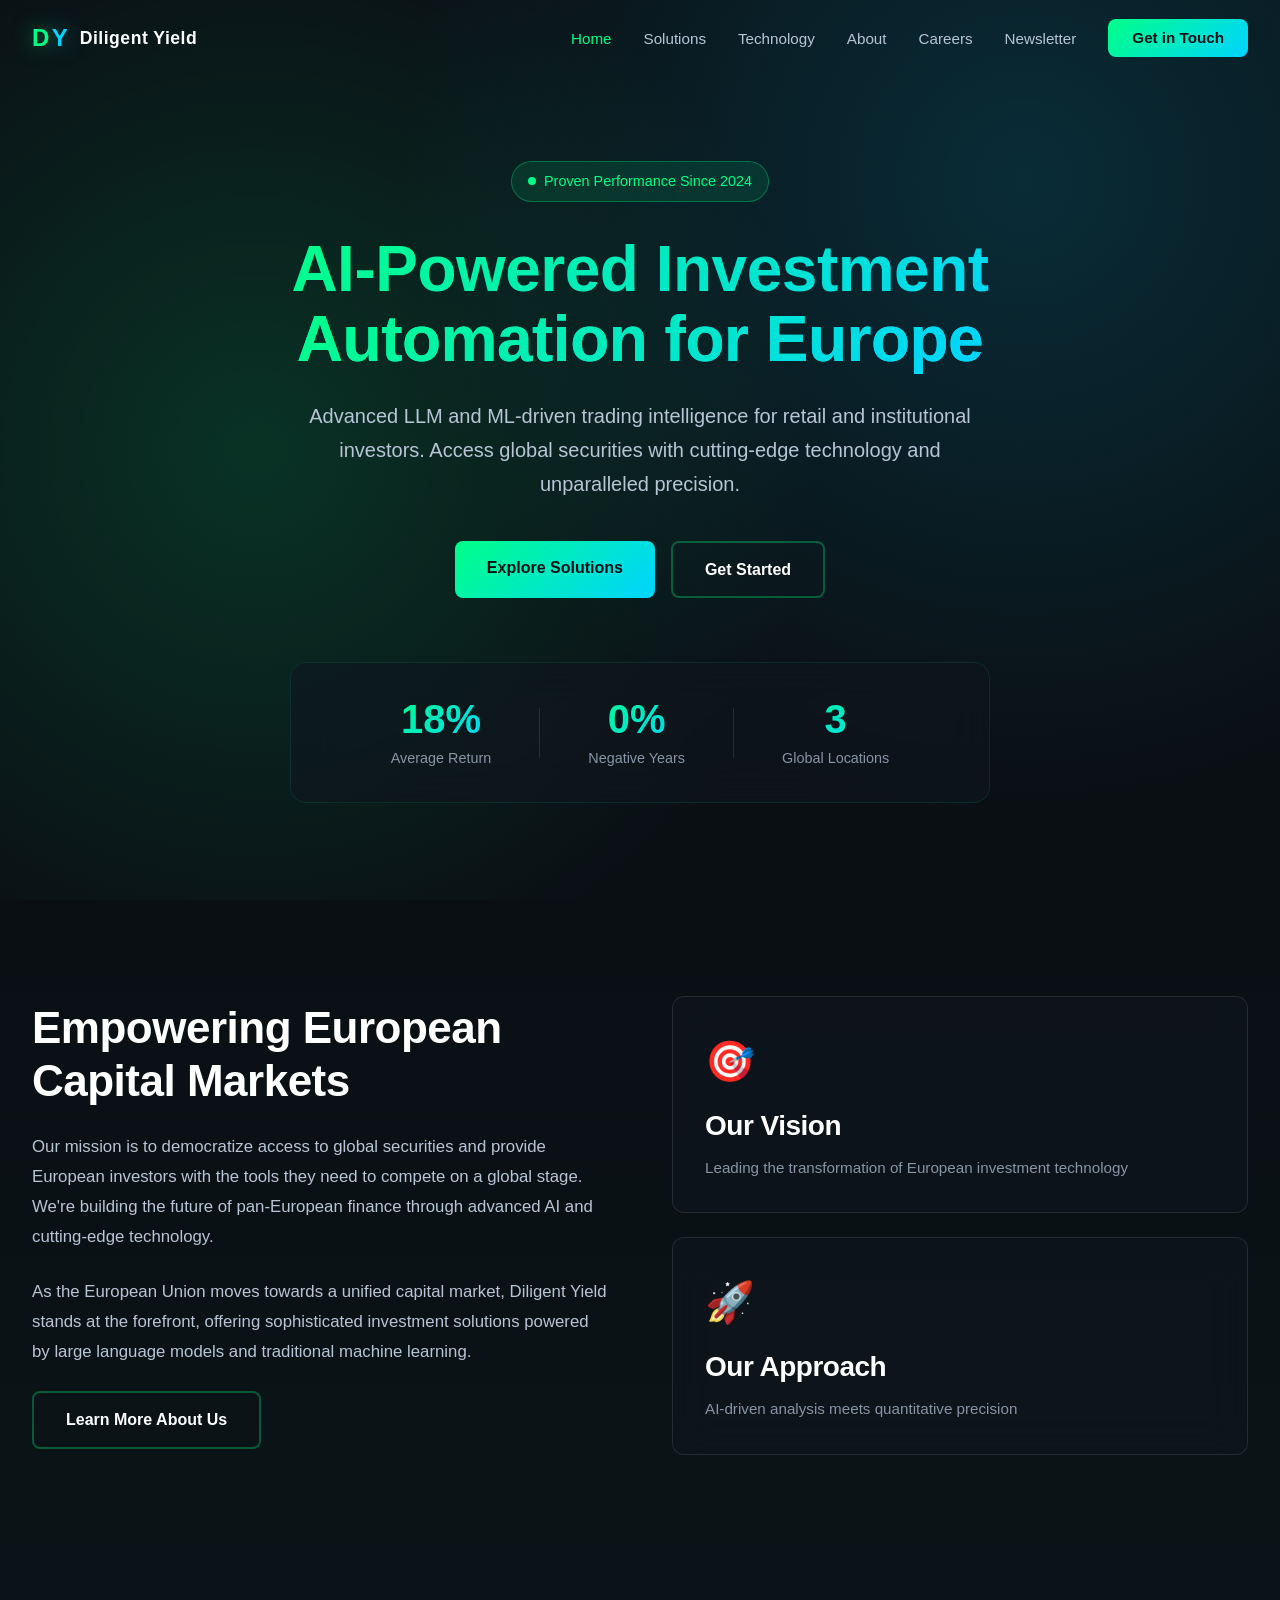
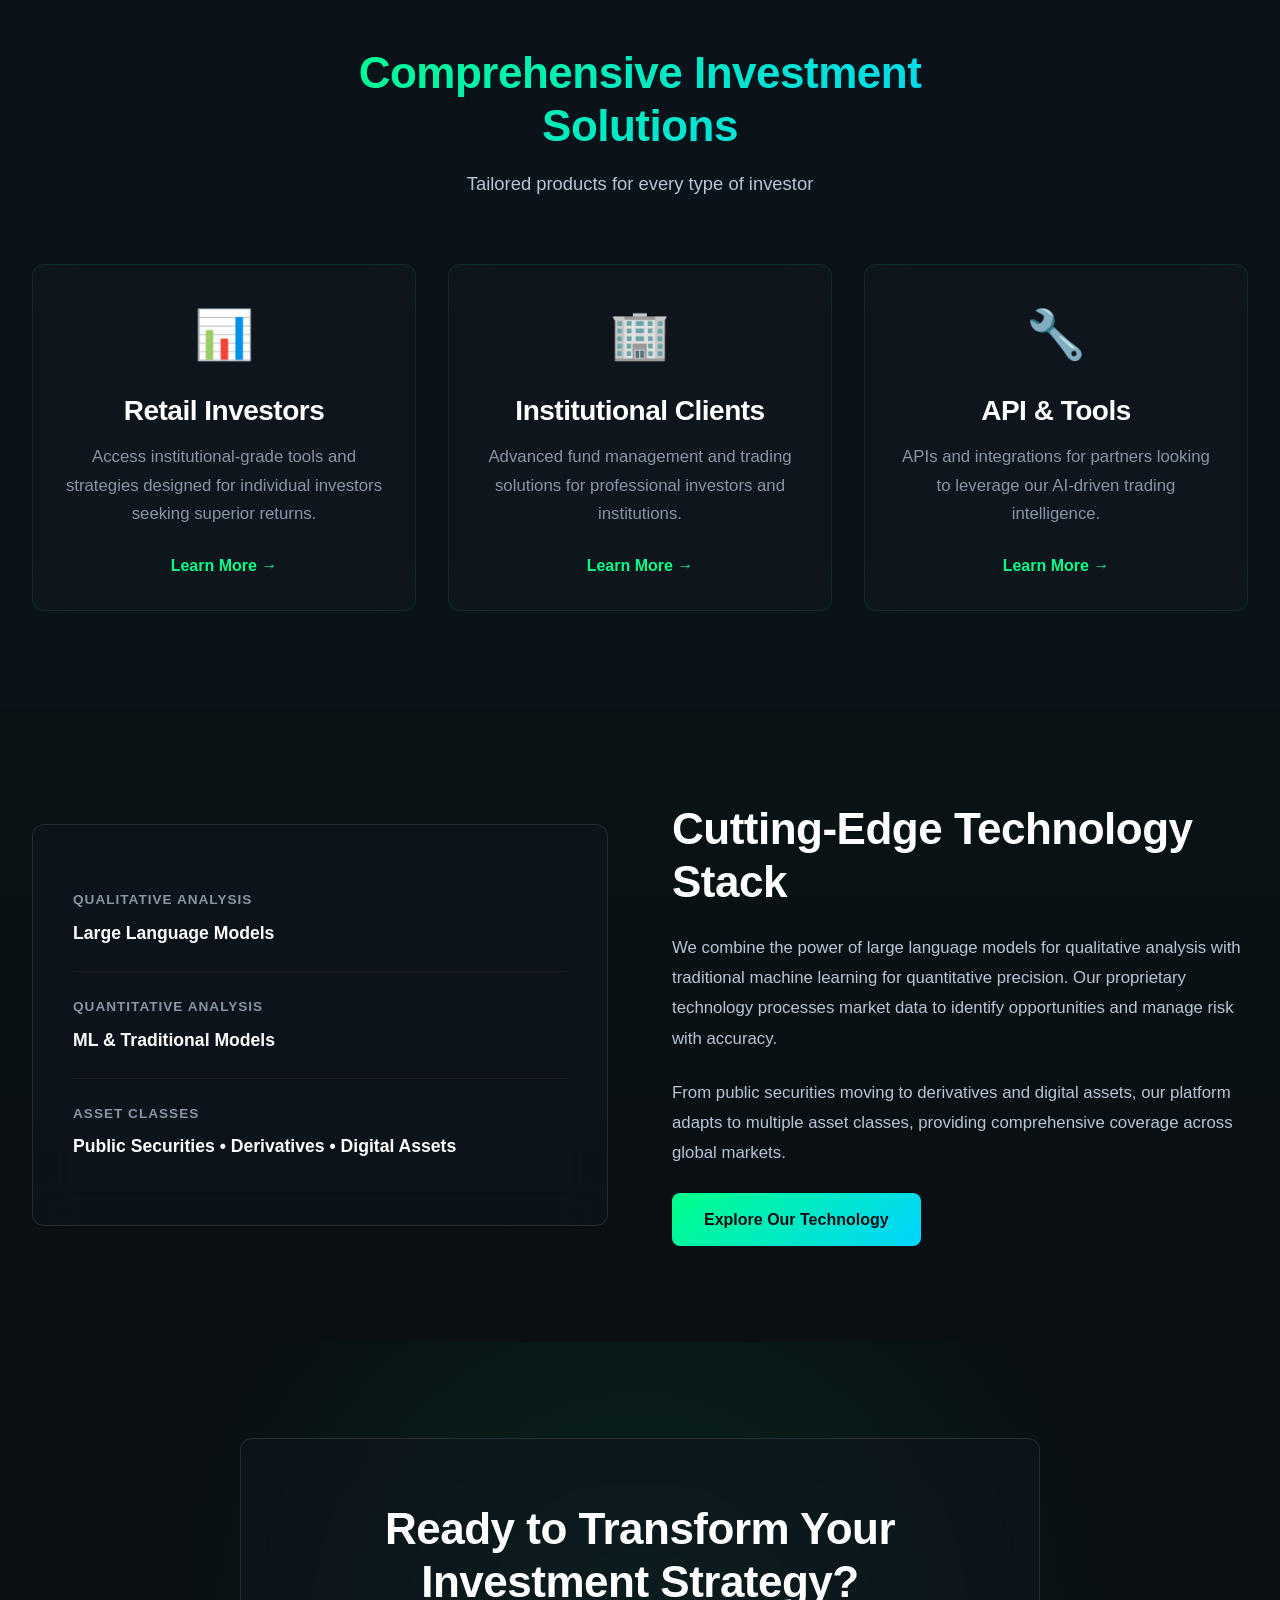
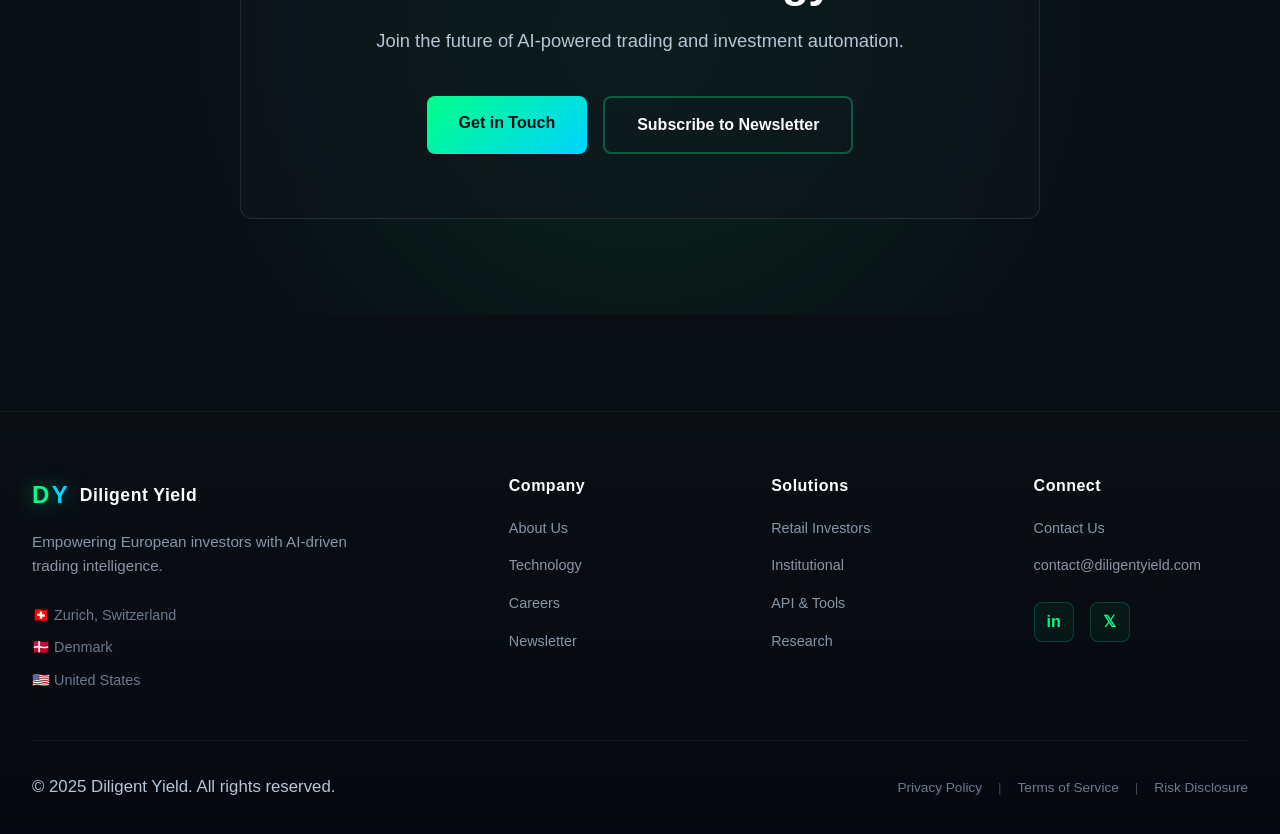
<file: index.html>
<!DOCTYPE html>
<html lang="en">
<head>
  <meta charset="UTF-8">
  <meta name="viewport" content="width=device-width, initial-scale=1.0">
  <meta name="description" content="Diligent Yield - AI-driven investment automation for European investors. Advanced LLM and ML-powered trading solutions.">
  <title>Diligent Yield | AI-Powered Investment Automation</title>
  <link rel="icon" type="image/x-icon" href="assets/images/logo_DY.jpg">
  
  <!-- CSS -->
  <link rel="stylesheet" href="assets/css/main.css">
  <link rel="stylesheet" href="assets/css/navbar.css">
  <link rel="stylesheet" href="assets/css/footer.css">
  <link rel="stylesheet" href="assets/css/home.css">
</head>
<body>
  
  <!-- Navbar -->
  <nav class="navbar" id="navbar">
    <div class="nav-container">
      <a href="index.html" class="nav-logo">
        <div class="logo-icon">
          <span class="logo-d">D</span>
          <span class="logo-y">Y</span>
        </div>
        <span class="logo-text">Diligent Yield</span>
      </a>
      
      <button class="nav-toggle" id="navToggle" aria-label="Toggle navigation">
        <span class="hamburger"></span>
        <span class="hamburger"></span>
        <span class="hamburger"></span>
      </button>
      
      <ul class="nav-menu" id="navMenu">
        <li class="nav-item">
          <a href="index.html" class="nav-link">Home</a>
        </li>
        <li class="nav-item">
          <a href="solutions.html" class="nav-link">Solutions</a>
        </li>
        <li class="nav-item">
          <a href="technology.html" class="nav-link">Technology</a>
        </li>
        <li class="nav-item">
          <a href="about.html" class="nav-link">About</a>
        </li>
        <li class="nav-item">
          <a href="careers.html" class="nav-link">Careers</a>
        </li>
        <li class="nav-item">
          <a href="newsletter.html" class="nav-link">Newsletter</a>
        </li>
        <li class="nav-item">
          <a href="contact.html" class="nav-link nav-link-cta">Get in Touch</a>
        </li>
      </ul>
    </div>
  </nav>

  <!-- Hero Section -->
  <section class="hero">
    <div class="hero-bg"></div>
    <div class="container">
      <div class="hero-content">
        <div class="hero-badge">
          <span class="badge-dot"></span>
          Proven Performance Since 2024
        </div>
        <h1 class="hero-title">
          AI-Powered Investment<br>
          <span class="gradient-text">Automation for Europe</span>
        </h1>
        <p class="hero-description">
          Advanced LLM and ML-driven trading intelligence for retail and institutional investors. 
          Access global securities with cutting-edge technology and unparalleled precision.
        </p>
        <div class="hero-cta">
          <a href="solutions.html" class="btn btn-primary">Explore Solutions</a>
          <a href="contact.html" class="btn btn-secondary">Get Started</a>
        </div>
        
        <div class="hero-stats">
          <div class="stat-item">
            <div class="stat-value" data-target="27">0</div>
            <div class="stat-label">Average Return</div>
          </div>
          <div class="stat-divider"></div>
          <div class="stat-item">
            <div class="stat-value" data-target="0">0</div>
            <div class="stat-label">Negative Years</div>
          </div>
          <div class="stat-divider"></div>
          <div class="stat-item">
            <div class="stat-value">3</div>
            <div class="stat-label">Global Locations</div>
          </div>
        </div>
      </div>
    </div>
  </section>

  <!-- Mission Section -->
  <section class="section mission-section">
    <div class="container">
      <div class="mission-grid">
        <div class="mission-content">
          <h2>Empowering European Capital Markets</h2>
          <p>
            Our mission is to democratize access to global securities and provide European investors 
            with the tools they need to compete on a global stage. We're building the future of 
            pan-European finance through advanced AI and cutting-edge technology.
          </p>
          <p>
            As the European Union moves towards a unified capital market, Diligent Yield stands 
            at the forefront, offering sophisticated investment solutions powered by large language 
            models and traditional machine learning.
          </p>
          <a href="about.html" class="btn btn-secondary">Learn More About Us</a>
        </div>
        <div class="mission-visual">
          <div class="visual-card glass">
            <div class="card-icon">🎯</div>
            <h3>Our Vision</h3>
            <p>Leading the transformation of European investment technology</p>
          </div>
          <div class="visual-card glass">
            <div class="card-icon">🚀</div>
            <h3>Our Approach</h3>
            <p>AI-driven analysis meets quantitative precision</p>
          </div>
        </div>
      </div>
    </div>
  </section>

  <!-- Solutions Overview -->
  <section class="section solutions-overview">
    <div class="container">
      <div class="section-header">
        <h2 class="gradient-text">Comprehensive Investment Solutions</h2>
        <p>Tailored products for every type of investor</p>
      </div>
      
      <div class="grid grid-3 solutions-grid">
        <div class="card solution-card">
          <div class="solution-icon">📊</div>
          <h3>Retail Investors</h3>
          <p>Access institutional-grade tools and strategies designed for individual investors seeking superior returns.</p>
          <a href="solutions.html#retail" class="solution-link">Learn More →</a>
        </div>
        
        <div class="card solution-card">
          <div class="solution-icon">🏢</div>
          <h3>Institutional Clients</h3>
          <p>Advanced fund management and trading solutions for professional investors and institutions.</p>
          <a href="solutions.html#institutional" class="solution-link">Learn More →</a>
        </div>
        
        <div class="card solution-card">
          <div class="solution-icon">🔧</div>
          <h3>API & Tools</h3>
          <p> APIs and integrations for partners looking to leverage our AI-driven trading intelligence.</p>
          <a href="solutions.html#api" class="solution-link">Learn More →</a>
        </div>
      </div>
    </div>
  </section>

  <!-- Technology Highlight -->
  <section class="section tech-section">
    <div class="container">
      <div class="tech-grid">
        <div class="tech-visual">
          <div class="tech-stack glass">
            <div class="stack-item">
              <span class="stack-label">Qualitative Analysis</span>
              <span class="stack-tech">Large Language Models</span>
            </div>
            <div class="stack-item">
              <span class="stack-label">Quantitative Analysis</span>
              <span class="stack-tech">ML & Traditional Models</span>
            </div>
            <div class="stack-item">
              <span class="stack-label">Asset Classes</span>
              <span class="stack-tech">Public Securities • Derivatives • Digital Assets</span>
            </div>
          </div>
        </div>
        <div class="tech-content">
          <h2>Cutting-Edge Technology Stack</h2>
          <p>
            We combine the power of large language models for qualitative analysis with traditional 
            machine learning for quantitative precision. Our proprietary technology processes market data to identify opportunities and manage risk with accuracy.
          </p>
          <p>
            From public securities moving to derivatives and digital assets, our platform adapts to multiple 
            asset classes, providing comprehensive coverage across global markets.
          </p>
          <a href="technology.html" class="btn btn-primary">Explore Our Technology</a>
        </div>
      </div>
    </div>
  </section>

  <!-- CTA Section -->
  <section class="section cta-section">
    <div class="container">
      <div class="cta-card glass">
        <h2>Ready to Transform Your Investment Strategy?</h2>
        <p>Join the future of AI-powered trading and investment automation.</p>
        <div class="cta-buttons">
          <a href="contact.html" class="btn btn-primary">Get in Touch</a>
          <a href="newsletter.html" class="btn btn-secondary">Subscribe to Newsletter</a>
        </div>
      </div>
    </div>
  </section>

  <!-- Footer -->
  <footer class="footer">
    <div class="footer-container">
      <div class="footer-grid">
        <div class="footer-column footer-brand">
          <div class="footer-logo">
            <div class="logo-icon">
              <span class="logo-d">D</span>
              <span class="logo-y">Y</span>
            </div>
            <span class="logo-text">Diligent Yield</span>
          </div>
          <p class="footer-tagline">Empowering European investors with AI-driven trading intelligence.</p>
          <div class="footer-locations">
            <p>🇨🇭 Zurich, Switzerland</p>
            <p>🇩🇰 Denmark</p>
            <p>🇺🇸 United States</p>
          </div>
        </div>
        
        <div class="footer-column">
          <h4 class="footer-heading">Company</h4>
          <ul class="footer-links">
            <li><a href="about.html">About Us</a></li>
            <li><a href="technology.html">Technology</a></li>
            <li><a href="careers.html">Careers</a></li>
            <li><a href="newsletter.html">Newsletter</a></li>
          </ul>
        </div>
        
        <div class="footer-column">
          <h4 class="footer-heading">Solutions</h4>
          <ul class="footer-links">
            <li><a href="solutions.html#retail">Retail Investors</a></li>
            <li><a href="solutions.html#institutional">Institutional</a></li>
            <li><a href="solutions.html#api">API & Tools</a></li>
            <li><a href="solutions.html#research">Research</a></li>
          </ul>
        </div>
        
        <div class="footer-column">
          <h4 class="footer-heading">Connect</h4>
          <ul class="footer-links">
            <li><a href="contact.html">Contact Us</a></li>
            <li><a href="mailto:contact@diligentyield.com">contact@diligentyield.com</a></li>
          </ul>
          <div class="footer-social">
            <a href="https:/linkedin.com/company/diligentyield" aria-label="LinkedIn" class="social-link">in</a>
            <a href="#" aria-label="Twitter" class="social-link">𝕏</a>
          </div>
        </div>
      </div>
      
      <div class="footer-bottom">
        <p>&copy; 2025 Diligent Yield. All rights reserved.</p>
        <div class="footer-legal">
          <a href="#">Privacy Policy</a>
          <span class="separator">|</span>
          <a href="#">Terms of Service</a>
          <span class="separator">|</span>
          <a href="#">Risk Disclosure</a>
        </div>
      </div>
    </div>
  </footer>

  <!-- JavaScript -->
  <script src="assets/js/navbar.js"></script>
  <script src="assets/js/animations.js"></script>
</body>
</html>
</file>
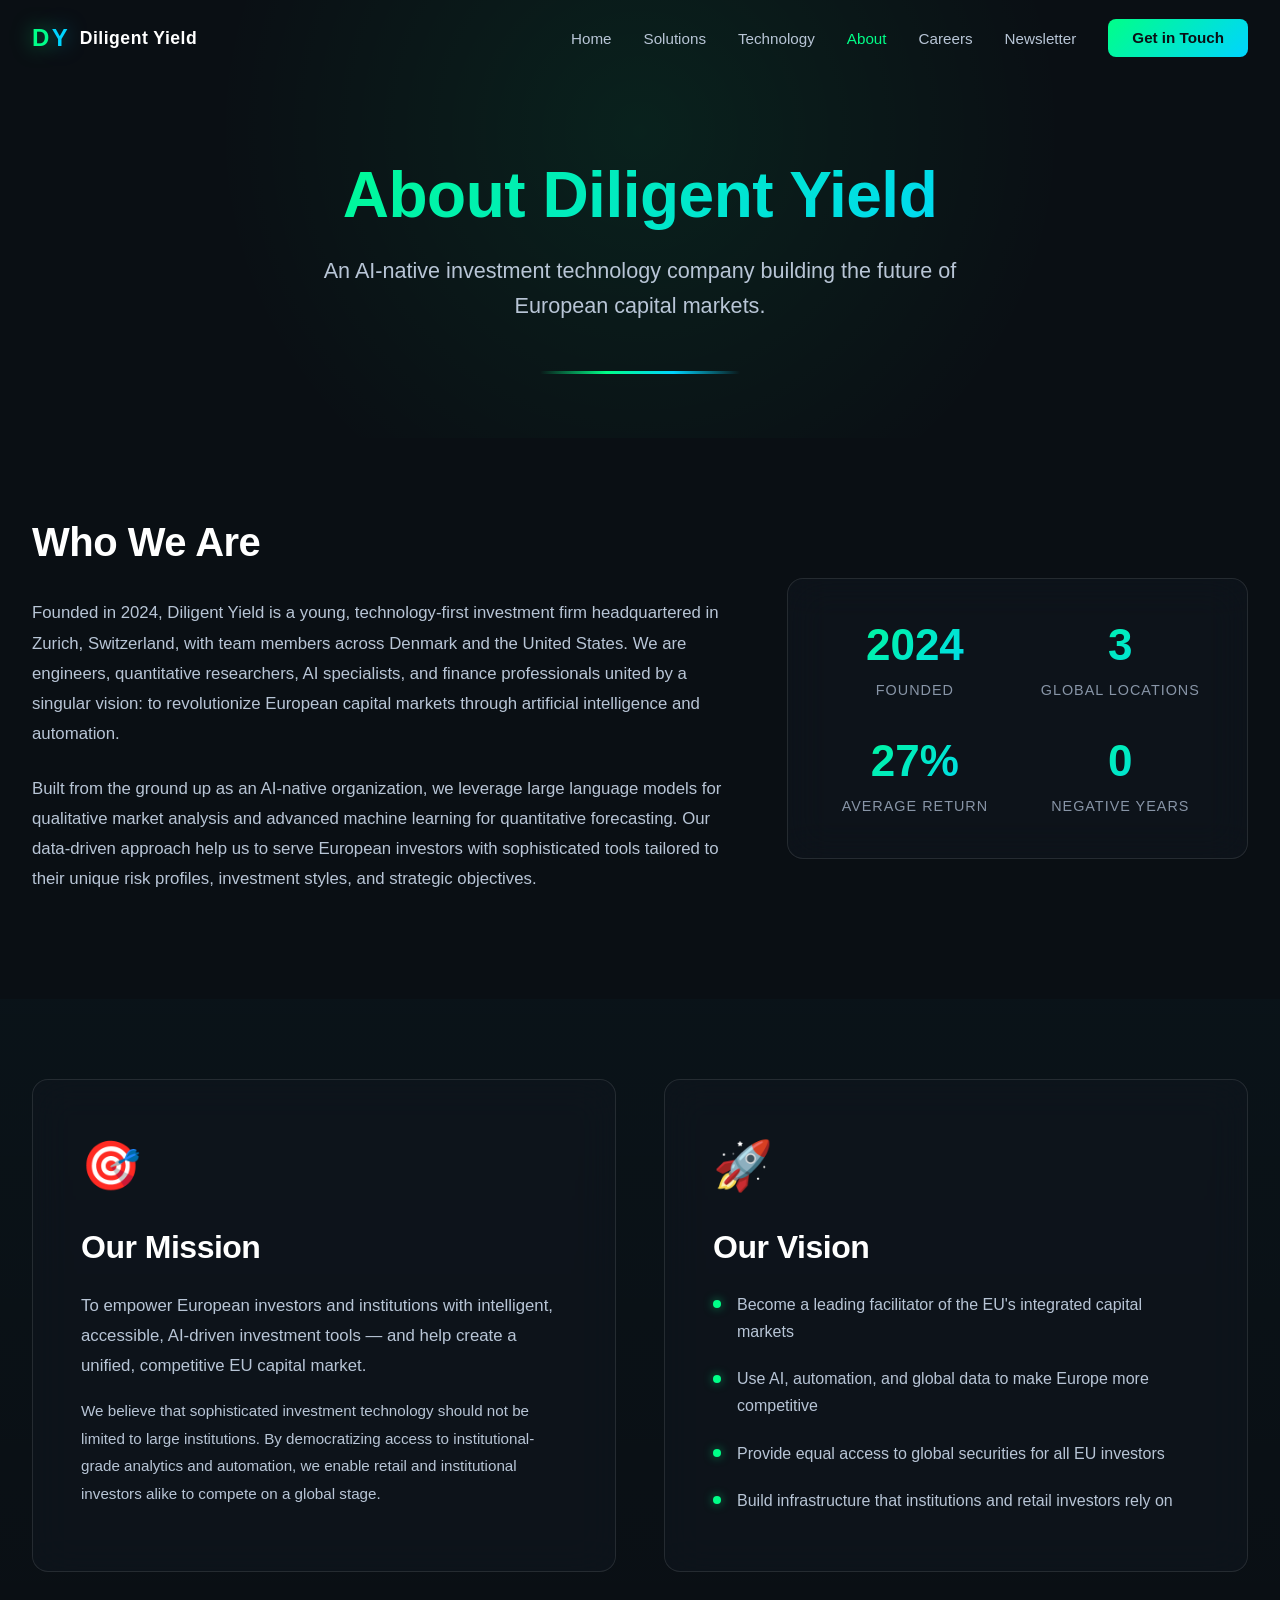
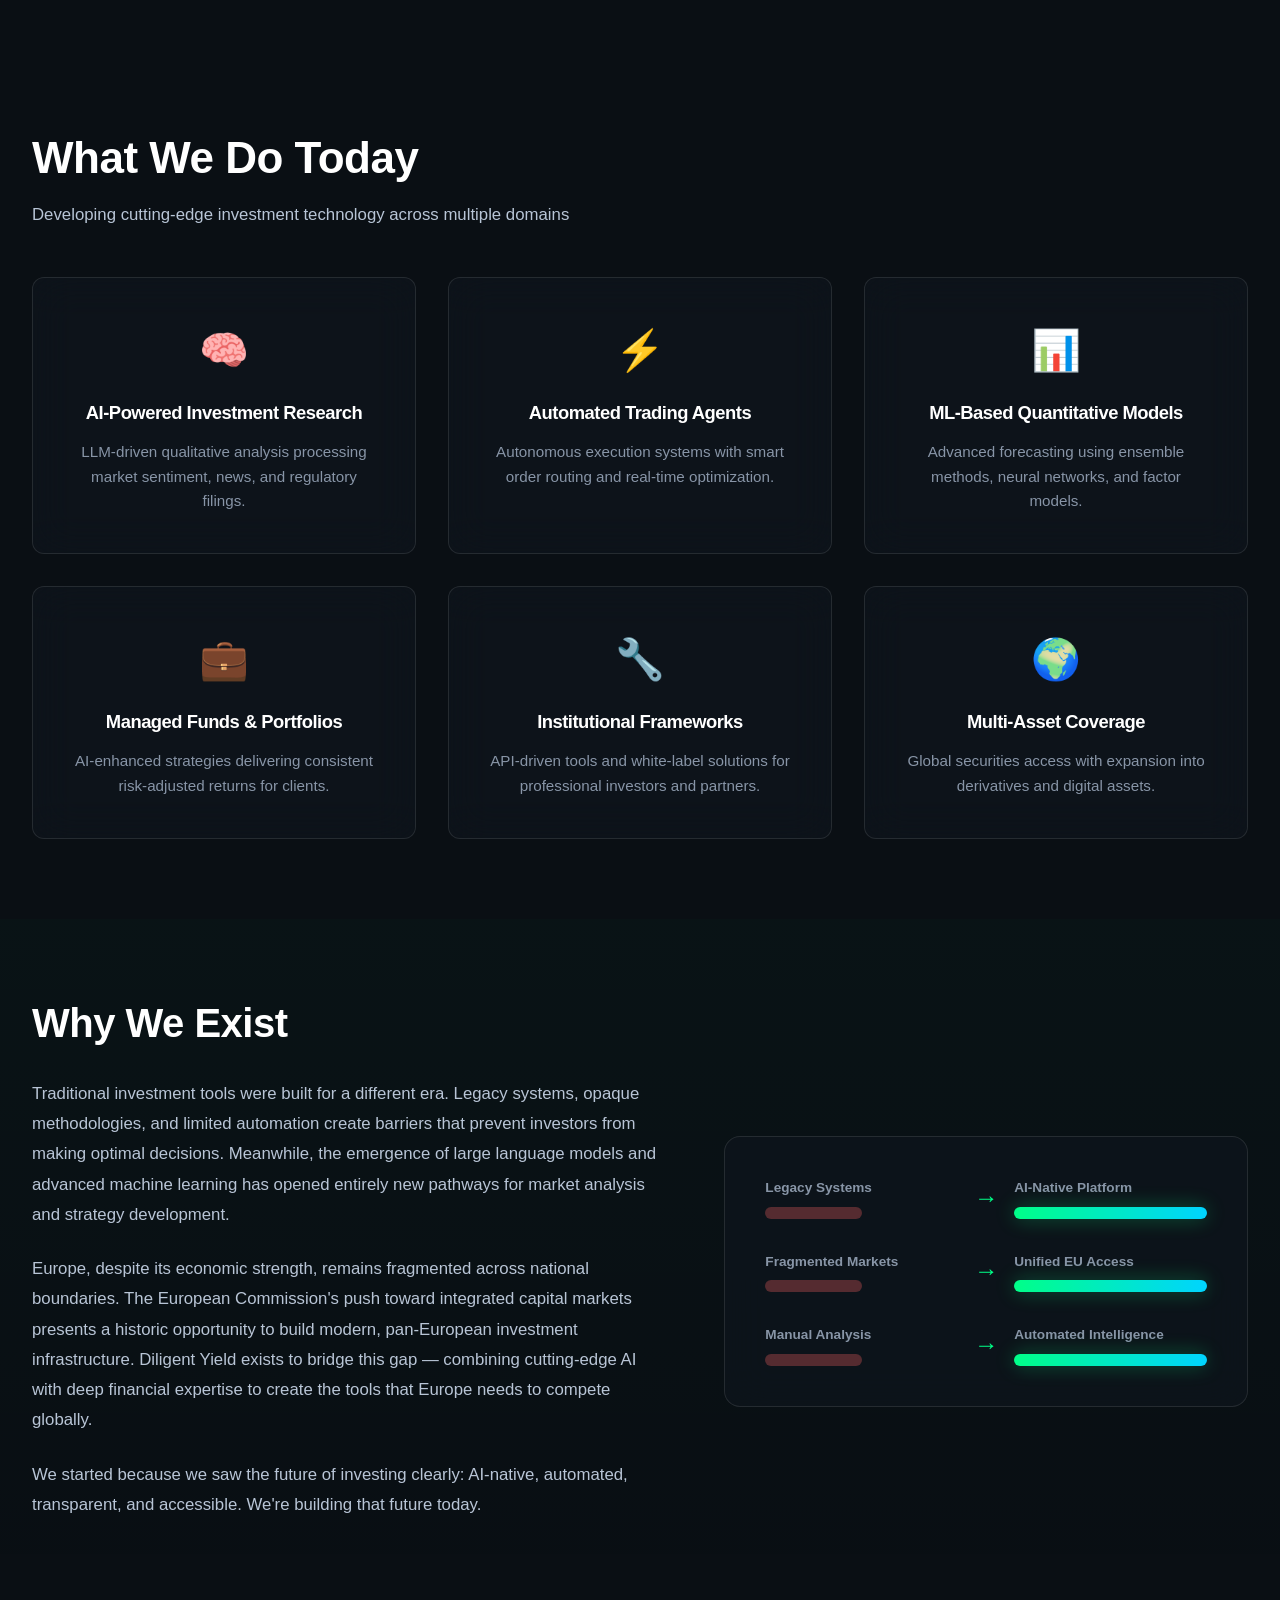
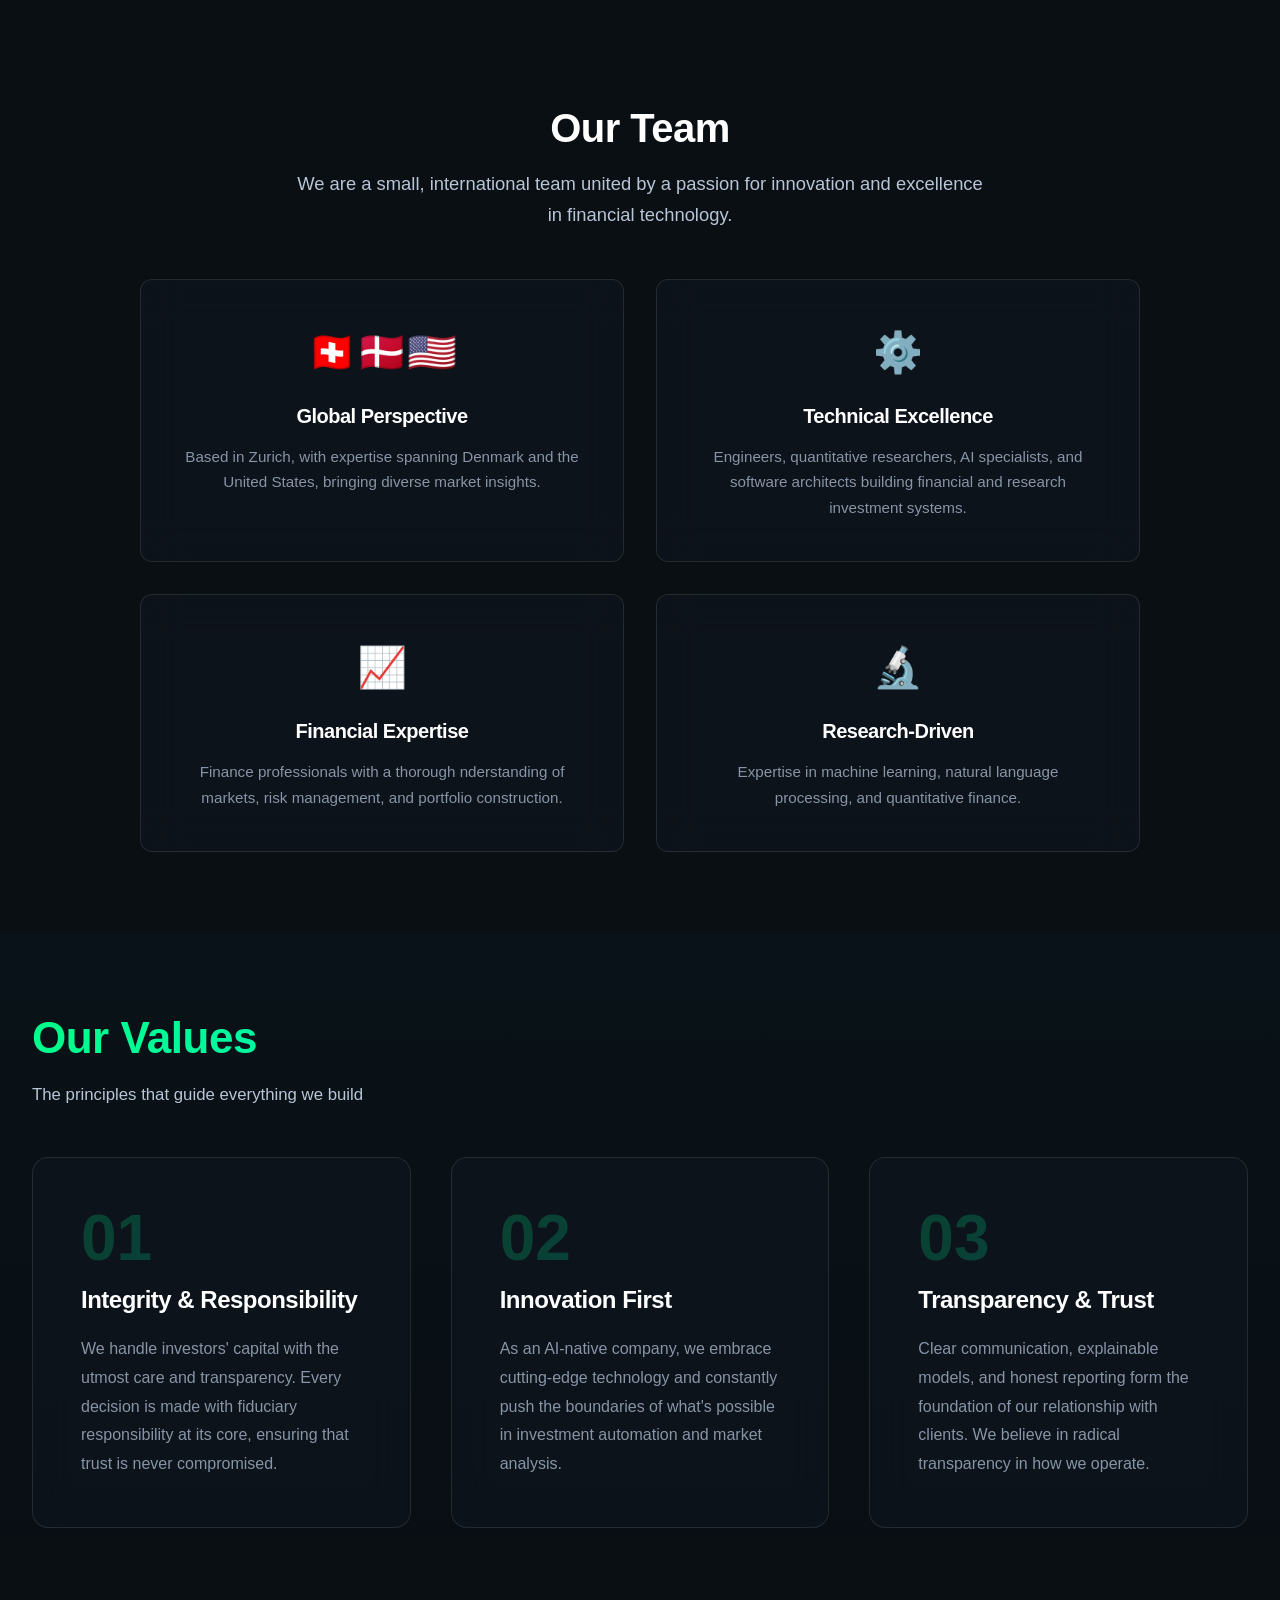
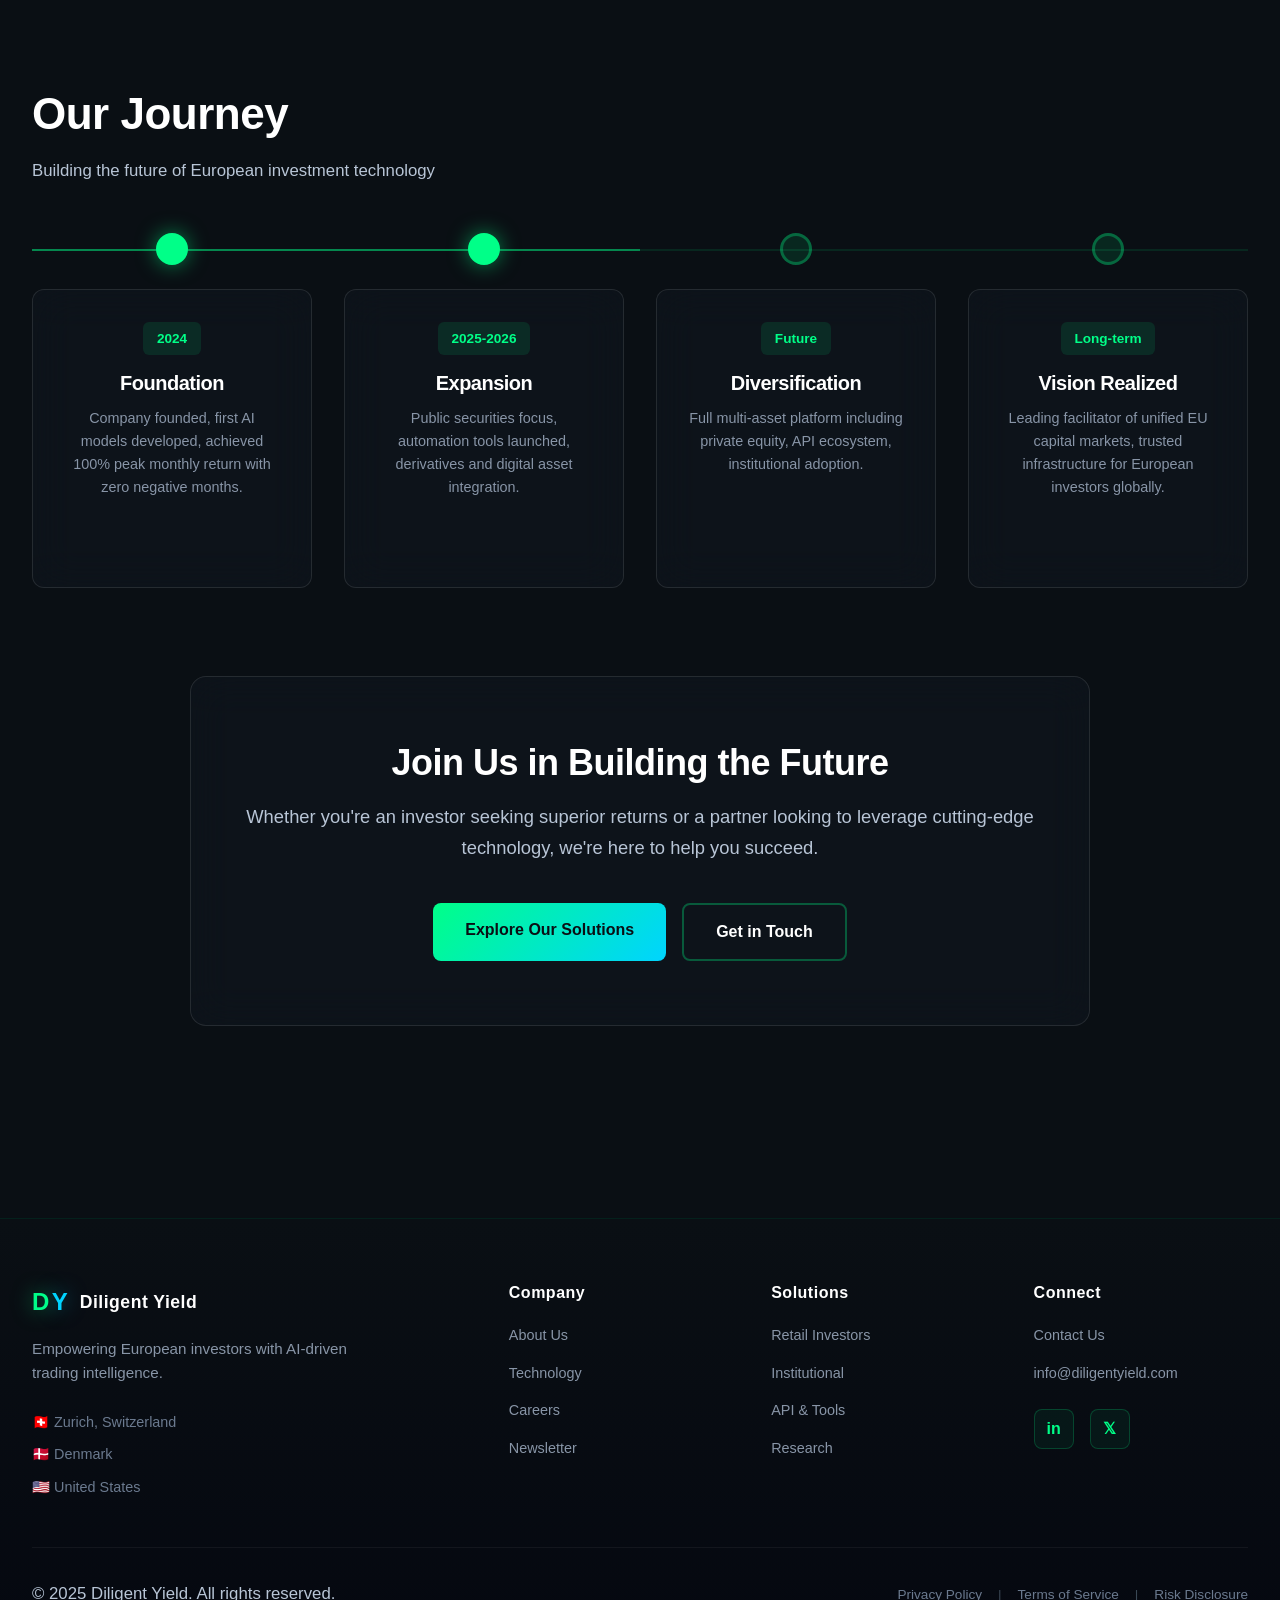
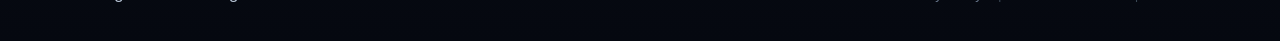
<file: about.html>
<!DOCTYPE html>
<html lang="en">
<head>
  <meta charset="UTF-8">
  <meta name="viewport" content="width=device-width, initial-scale=1.0">
  <meta name="description" content="Learn about Diligent Yield - AI-native investment technology company building the future of European capital markets since 2024.">
  <title>About Us | Diligent Yield</title>
  <link rel="icon" type="image/x-icon" href="assets/images/logo_DY.jpg">
  
  <!-- CSS -->
  <link rel="stylesheet" href="assets/css/main.css">
  <link rel="stylesheet" href="assets/css/navbar.css">
  <link rel="stylesheet" href="assets/css/footer.css">
  <link rel="stylesheet" href="assets/css/about.css">
</head>
<body>
  
  <!-- Navbar -->
  <nav class="navbar" id="navbar">
    <div class="nav-container">
      <a href="index.html" class="nav-logo">
        <div class="logo-icon">
          <span class="logo-d">D</span>
          <span class="logo-y">Y</span>
        </div>
        <span class="logo-text">Diligent Yield</span>
      </a>
      
      <button class="nav-toggle" id="navToggle" aria-label="Toggle navigation">
        <span class="hamburger"></span>
        <span class="hamburger"></span>
        <span class="hamburger"></span>
      </button>
      
      <ul class="nav-menu" id="navMenu">
        <li class="nav-item">
          <a href="index.html" class="nav-link">Home</a>
        </li>
        <li class="nav-item">
          <a href="solutions.html" class="nav-link">Solutions</a>
        </li>
        <li class="nav-item">
          <a href="technology.html" class="nav-link">Technology</a>
        </li>
        <li class="nav-item">
          <a href="about.html" class="nav-link">About</a>
        </li>
        <li class="nav-item">
          <a href="careers.html" class="nav-link">Careers</a>
        </li>
        <li class="nav-item">
          <a href="newsletter.html" class="nav-link">Newsletter</a>
        </li>
        <li class="nav-item">
          <a href="contact.html" class="nav-link nav-link-cta">Get in Touch</a>
        </li>
      </ul>
    </div>
  </nav>

  <!-- Hero Header -->
  <section class="about-hero">
    <div class="container">
      <div class="hero-content">
        <h1>About Diligent Yield</h1>
        <p class="hero-subtitle">
          An AI-native investment technology company building the future of European capital markets.
        </p>
      </div>
    </div>
    <div class="hero-divider"></div>
  </section>

  <!-- Company Overview -->
  <section class="section company-overview">
    <div class="container">
      <div class="overview-content">
        <div class="overview-text">
          <h2>Who We Are</h2>
          <p>
            Founded in 2024, Diligent Yield is a young, technology-first investment firm headquartered 
            in Zurich, Switzerland, with team members across Denmark and the United States. We are 
            engineers, quantitative researchers, AI specialists, and finance professionals united by 
            a singular vision: to revolutionize European capital markets through artificial intelligence 
            and automation.
          </p>
          <p>
            Built from the ground up as an AI-native organization, we leverage large language models 
            for qualitative market analysis and advanced machine learning for quantitative forecasting. 
            Our data-driven approach help us to serve European investors with sophisticated tools 
            tailored to their unique risk profiles, investment styles, and strategic objectives.
          </p>
        </div>
        <div class="overview-stats glass">
          <div class="stat-block">
            <div class="stat-number">2024</div>
            <div class="stat-label">Founded</div>
          </div>
          <div class="stat-block">
            <div class="stat-number">3</div>
            <div class="stat-label">Global Locations</div>
          </div>
          <div class="stat-block">
            <div class="stat-number">27%</div>
            <div class="stat-label">Average Return</div>
          </div>
          <div class="stat-block">
            <div class="stat-number">0</div>
            <div class="stat-label">Negative Years</div>
          </div>
        </div>
      </div>
    </div>
  </section>

  <!-- Mission & Vision -->
  <section class="section mission-vision">
    <div class="container">
      <div class="mission-vision-grid">
        
        <!-- Mission -->
        <div class="mission-box glass">
          <div class="box-icon">🎯</div>
          <h2>Our Mission</h2>
          <p>
            To empower European investors and institutions with intelligent, accessible, AI-driven 
            investment tools — and help create a unified, competitive EU capital market.
          </p>
          <p class="box-detail">
            We believe that sophisticated investment technology should not be limited to large 
            institutions. By democratizing access to institutional-grade analytics and automation, 
            we enable retail and institutional investors alike to compete on a global stage.
          </p>
        </div>
        
        <!-- Vision -->
        <div class="vision-box glass">
          <div class="box-icon">🚀</div>
          <h2>Our Vision</h2>
          <div class="vision-list">
            <div class="vision-item">
              <span class="vision-bullet"></span>
              <span>Become a leading facilitator of the EU's integrated capital markets</span>
            </div>
            <div class="vision-item">
              <span class="vision-bullet"></span>
              <span>Use AI, automation, and global data to make Europe more competitive</span>
            </div>
            <div class="vision-item">
              <span class="vision-bullet"></span>
              <span>Provide equal access to global securities for all EU investors</span>
            </div>
            <div class="vision-item">
              <span class="vision-bullet"></span>
              <span>Build infrastructure that institutions and retail investors rely on</span>
            </div>
          </div>
        </div>
        
      </div>
    </div>
  </section>

  <!-- What We Do Today -->
  <section class="section what-we-do">
    <div class="container">
      <div class="section-header">
        <h2>What We Do Today</h2>
        <p>Developing cutting-edge investment technology across multiple domains</p>
      </div>
      
      <div class="capabilities-grid">
        <div class="capability-card glass">
          <div class="capability-icon">🧠</div>
          <h3>AI-Powered Investment Research</h3>
          <p>LLM-driven qualitative analysis processing market sentiment, news, and regulatory filings.</p>
        </div>
        
        <div class="capability-card glass">
          <div class="capability-icon">⚡</div>
          <h3>Automated Trading Agents</h3>
          <p>Autonomous execution systems with smart order routing and real-time optimization.</p>
        </div>
        
        <div class="capability-card glass">
          <div class="capability-icon">📊</div>
          <h3>ML-Based Quantitative Models</h3>
          <p>Advanced forecasting using ensemble methods, neural networks, and factor models.</p>
        </div>
        
        <div class="capability-card glass">
          <div class="capability-icon">💼</div>
          <h3>Managed Funds & Portfolios</h3>
          <p>AI-enhanced strategies delivering consistent risk-adjusted returns for clients.</p>
        </div>
        
        <div class="capability-card glass">
          <div class="capability-icon">🔧</div>
          <h3>Institutional Frameworks</h3>
          <p>API-driven tools and white-label solutions for professional investors and partners.</p>
        </div>
        
        <div class="capability-card glass">
          <div class="capability-icon">🌍</div>
          <h3>Multi-Asset Coverage</h3>
          <p>Global securities access with expansion into derivatives and digital assets.</p>
        </div>
      </div>
    </div>
  </section>

  <!-- Our Story -->
  <section class="section our-story">
    <div class="container">
      <div class="story-content">
        <div class="story-text">
          <h2>Why We Exist</h2>
          <p>
            Traditional investment tools were built for a different era. Legacy systems, opaque 
            methodologies, and limited automation create barriers that prevent investors from 
            making optimal decisions. Meanwhile, the emergence of large language models and 
            advanced machine learning has opened entirely new pathways for market analysis and 
            strategy development.
          </p>
          <p>
            Europe, despite its economic strength, remains fragmented across national boundaries. 
            The European Commission's push toward integrated capital markets presents a historic 
            opportunity to build modern, pan-European investment infrastructure. Diligent Yield 
            exists to bridge this gap — combining cutting-edge AI with deep financial expertise 
            to create the tools that Europe needs to compete globally.
          </p>
          <p>
            We started because we saw the future of investing clearly: AI-native, automated, 
            transparent, and accessible. We're building that future today.
          </p>
        </div>
        <div class="story-visual glass">
          <div class="visual-elements">
            <div class="element-row">
              <div class="element-box">
                <span class="element-label">Legacy Systems</span>
                <div class="element-bar old"></div>
              </div>
              <div class="element-arrow">→</div>
              <div class="element-box">
                <span class="element-label">AI-Native Platform</span>
                <div class="element-bar new"></div>
              </div>
            </div>
            <div class="element-row">
              <div class="element-box">
                <span class="element-label">Fragmented Markets</span>
                <div class="element-bar old"></div>
              </div>
              <div class="element-arrow">→</div>
              <div class="element-box">
                <span class="element-label">Unified EU Access</span>
                <div class="element-bar new"></div>
              </div>
            </div>
            <div class="element-row">
              <div class="element-box">
                <span class="element-label">Manual Analysis</span>
                <div class="element-bar old"></div>
              </div>
              <div class="element-arrow">→</div>
              <div class="element-box">
                <span class="element-label">Automated Intelligence</span>
                <div class="element-bar new"></div>
              </div>
            </div>
          </div>
        </div>
      </div>
    </div>
  </section>

  <!-- Our Team -->
  <section class="section our-team">
    <div class="container">
      <div class="team-content">
        <h2>Our Team</h2>
        <p class="team-intro">
          We are a small, international team united by a passion for innovation 
          and excellence in financial technology.
        </p>
        
        <div class="team-grid">
          <div class="team-attribute glass">
            <div class="attribute-icon">🇨🇭🇩🇰🇺🇸</div>
            <h3>Global Perspective</h3>
            <p>Based in Zurich, with expertise spanning Denmark and the United States, bringing diverse market insights.</p>
          </div>
          
          <div class="team-attribute glass">
            <div class="attribute-icon">⚙️</div>
            <h3>Technical Excellence</h3>
            <p>Engineers, quantitative researchers, AI specialists, and software architects building financial and research investment systems.</p>
          </div>
          
          <div class="team-attribute glass">
            <div class="attribute-icon">📈</div>
            <h3>Financial Expertise</h3>
            <p>Finance professionals with a thorough nderstanding of markets, risk management, and portfolio construction.</p>
          </div>
          
          <div class="team-attribute glass">
            <div class="attribute-icon">🔬</div>
            <h3>Research-Driven</h3>
            <p>Expertise in machine learning, natural language processing, and quantitative finance.</p>
          </div>
        </div>
      </div>
    </div>
  </section>

  <!-- Our Values -->
  <section class="section our-values">
    <div class="container">
      <div class="section-header">
        <h2 class="gradient-text">Our Values</h2>
        <p>The principles that guide everything we build</p>
      </div>
      
      <div class="values-grid">
        <div class="value-card glass">
          <div class="value-number">01</div>
          <h3>Integrity & Responsibility</h3>
          <p>
            We handle investors' capital with the utmost care and transparency. Every decision 
            is made with fiduciary responsibility at its core, ensuring that trust is never 
            compromised.
          </p>
        </div>
        
        <div class="value-card glass">
          <div class="value-number">02</div>
          <h3>Innovation First</h3>
          <p>
            As an AI-native company, we embrace cutting-edge technology and constantly push the 
            boundaries of what's possible in investment automation and market analysis.
          </p>
        </div>
        
        <div class="value-card glass">
          <div class="value-number">03</div>
          <h3>Transparency & Trust</h3>
          <p>
            Clear communication, explainable models, and honest reporting form the foundation of 
            our relationship with clients. We believe in radical transparency in how we operate.
          </p>
        </div>
      </div>
    </div>
  </section>

  <!-- Timeline -->
  <section class="section company-timeline">
    <div class="container">
      <div class="section-header">
        <h2>Our Journey</h2>
        <p>Building the future of European investment technology</p>
      </div>
      
      <div class="timeline-horizontal">
        <div class="timeline-stage active">
          <div class="stage-marker"></div>
          <div class="stage-content glass">
            <span class="stage-year">2024</span>
            <h3>Foundation</h3>
            <p>Company founded, first AI models developed, achieved 100% peak monthly return with zero negative months.</p>
          </div>
        </div>
        
        <div class="timeline-stage active">
          <div class="stage-marker"></div>
          <div class="stage-content glass">
            <span class="stage-year">2025-2026</span>
            <h3>Expansion</h3>
            <p>Public securities focus, automation tools launched, derivatives and digital asset integration.</p>
          </div>
        </div>
        
        <div class="timeline-stage">
          <div class="stage-marker"></div>
          <div class="stage-content glass">
            <span class="stage-year">Future</span>
            <h3>Diversification</h3>
            <p>Full multi-asset platform including private equity, API ecosystem, institutional adoption.</p>
          </div>
        </div>
        
        <div class="timeline-stage">
          <div class="stage-marker"></div>
          <div class="stage-content glass">
            <span class="stage-year">Long-term</span>
            <h3>Vision Realized</h3>
            <p>Leading facilitator of unified EU capital markets, trusted infrastructure for European investors globally.</p>
          </div>
        </div>
      </div>
    </div>
  </section>

  <!-- CTA Section -->
  <section class="section about-cta">
    <div class="container">
      <div class="cta-content glass">
        <h2>Join Us in Building the Future</h2>
        <p>
          Whether you're an investor seeking superior returns or a partner looking to leverage 
          cutting-edge technology, we're here to help you succeed.
        </p>
        <div class="cta-buttons">
          <a href="solutions.html" class="btn btn-primary">Explore Our Solutions</a>
          <a href="contact.html" class="btn btn-secondary">Get in Touch</a>
        </div>
      </div>
    </div>
  </section>

  <!-- Footer -->
  <footer class="footer">
    <div class="footer-container">
      <div class="footer-grid">
        <div class="footer-column footer-brand">
          <div class="footer-logo">
            <div class="logo-icon">
              <span class="logo-d">D</span>
              <span class="logo-y">Y</span>
            </div>
            <span class="logo-text">Diligent Yield</span>
          </div>
          <p class="footer-tagline">Empowering European investors with AI-driven trading intelligence.</p>
          <div class="footer-locations">
            <p>🇨🇭 Zurich, Switzerland</p>
            <p>🇩🇰 Denmark</p>
            <p>🇺🇸 United States</p>
          </div>
        </div>
        
        <div class="footer-column">
          <h4 class="footer-heading">Company</h4>
          <ul class="footer-links">
            <li><a href="about.html">About Us</a></li>
            <li><a href="technology.html">Technology</a></li>
            <li><a href="careers.html">Careers</a></li>
            <li><a href="newsletter.html">Newsletter</a></li>
          </ul>
        </div>
        
        <div class="footer-column">
          <h4 class="footer-heading">Solutions</h4>
          <ul class="footer-links">
            <li><a href="solutions.html#retail">Retail Investors</a></li>
            <li><a href="solutions.html#institutional">Institutional</a></li>
            <li><a href="solutions.html#api">API & Tools</a></li>
            <li><a href="solutions.html#research">Research</a></li>
          </ul>
        </div>
        
        <div class="footer-column">
          <h4 class="footer-heading">Connect</h4>
          <ul class="footer-links">
            <li><a href="contact.html">Contact Us</a></li>
            <li><a href="mailto:contact@diligentyield.com">info@diligentyield.com</a></li>
          </ul>
          <div class="footer-social">
            <a href="#" aria-label="LinkedIn" class="social-link">in</a>
            <a href="#" aria-label="Twitter" class="social-link">𝕏</a>
          </div>
        </div>
      </div>
      
      <div class="footer-bottom">
        <p>&copy; 2025 Diligent Yield. All rights reserved.</p>
        <div class="footer-legal">
          <a href="#">Privacy Policy</a>
          <span class="separator">|</span>
          <a href="#">Terms of Service</a>
          <span class="separator">|</span>
          <a href="#">Risk Disclosure</a>
        </div>
      </div>
    </div>
  </footer>

  <!-- JavaScript -->
  <script src="assets/js/navbar.js"></script>
  <script src="assets/js/animations.js"></script>
</body>
</html>
</file>
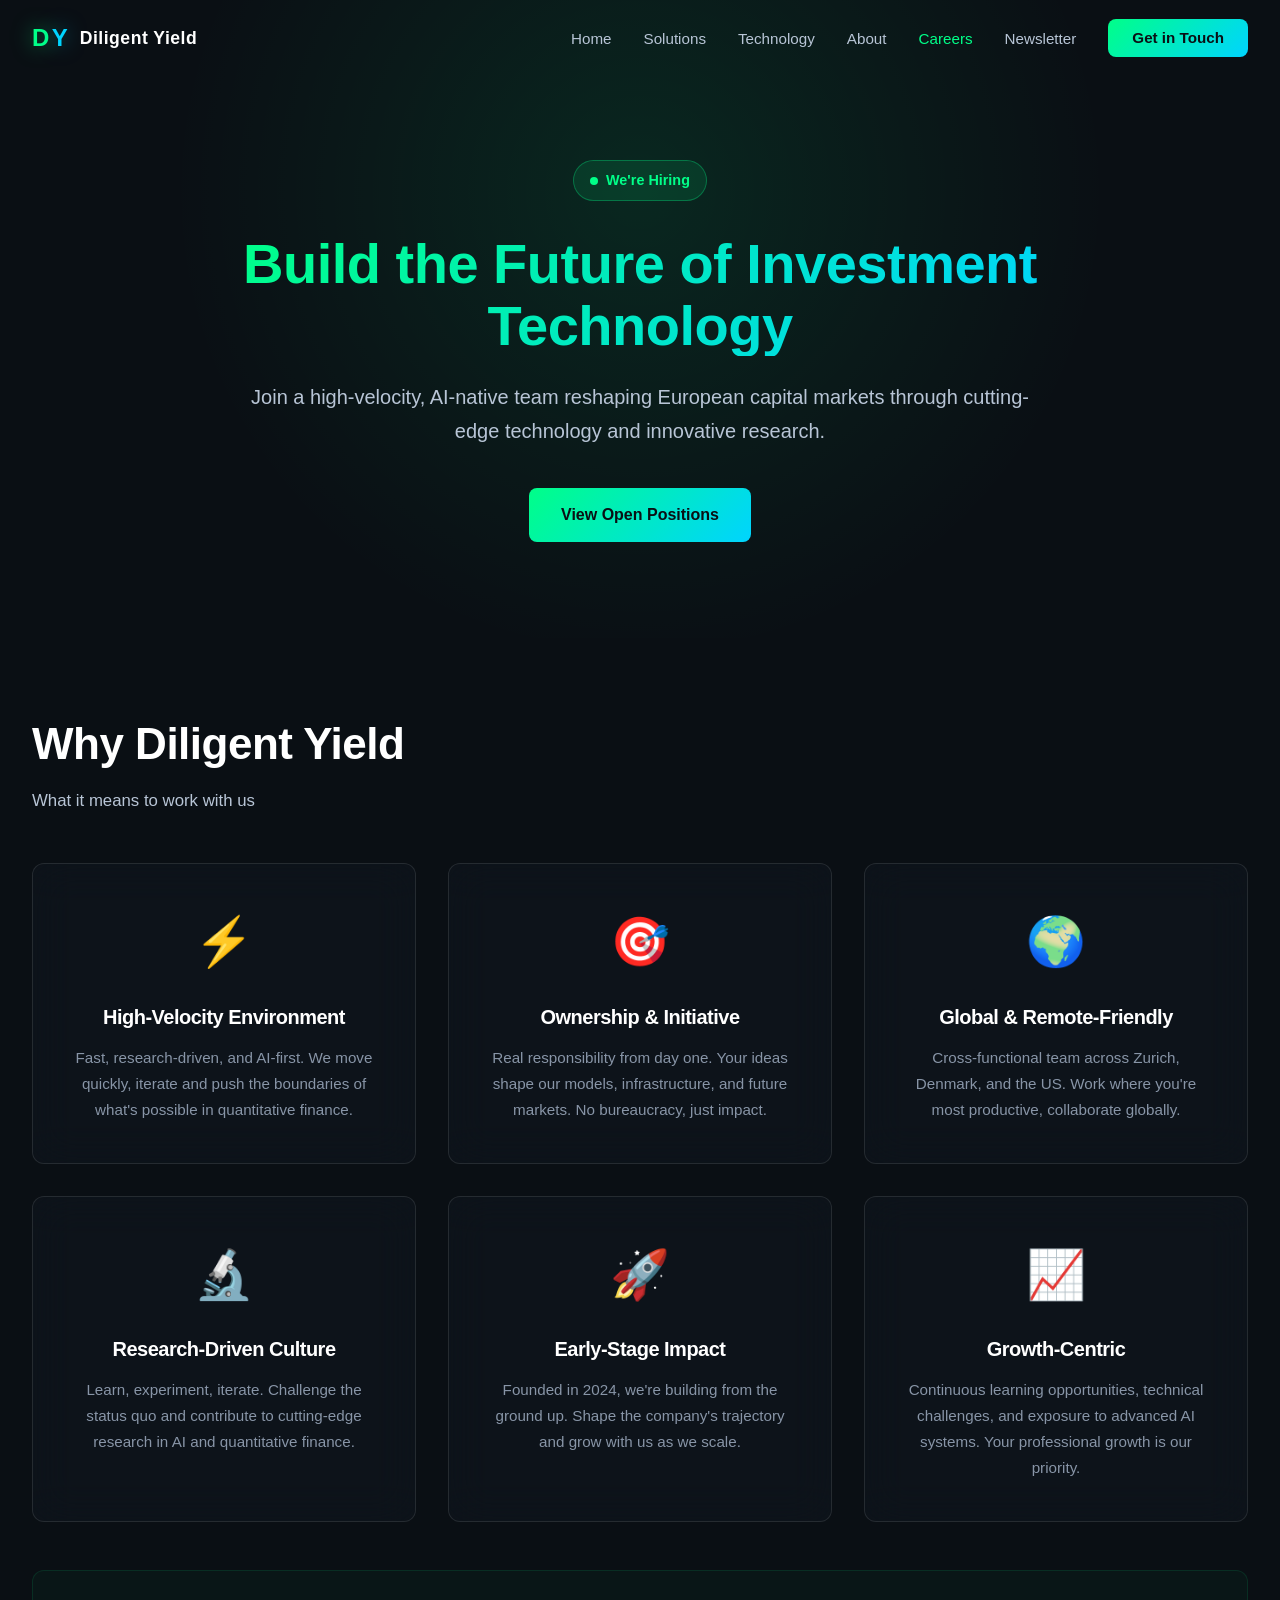
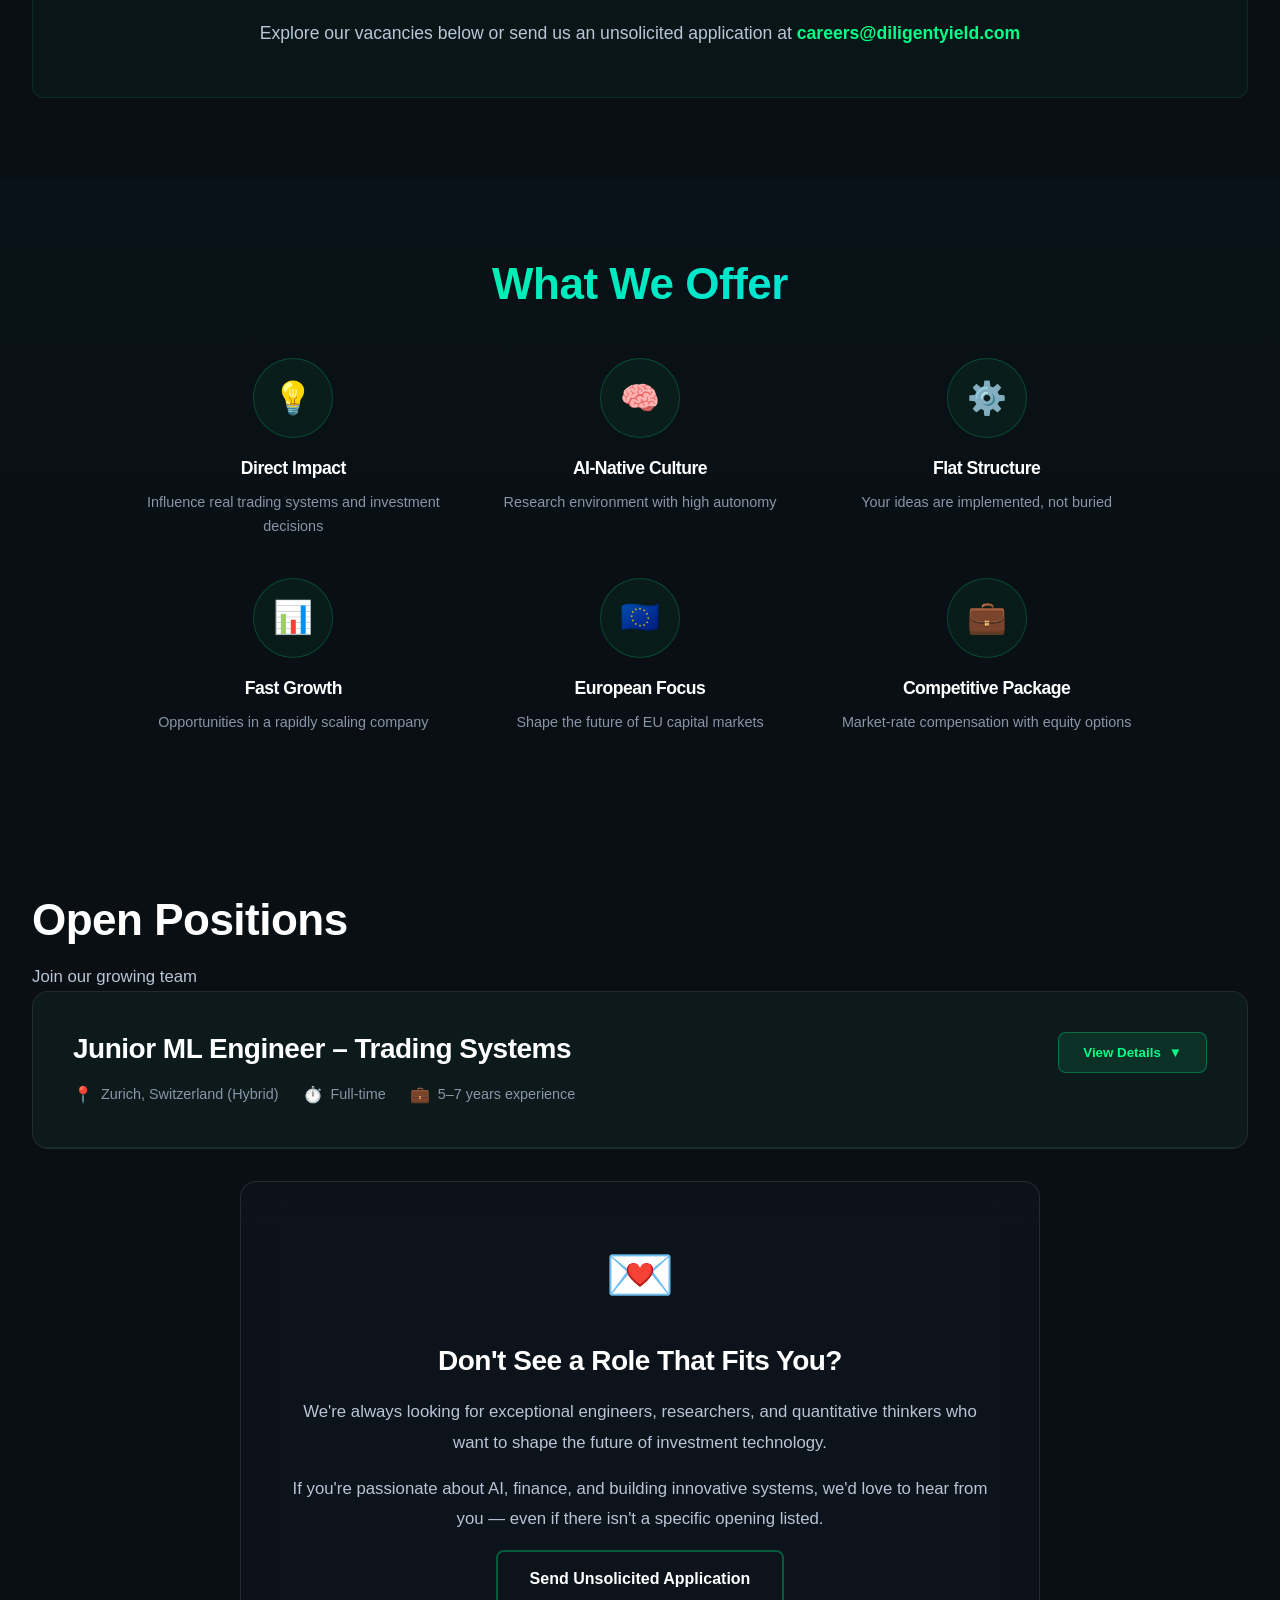
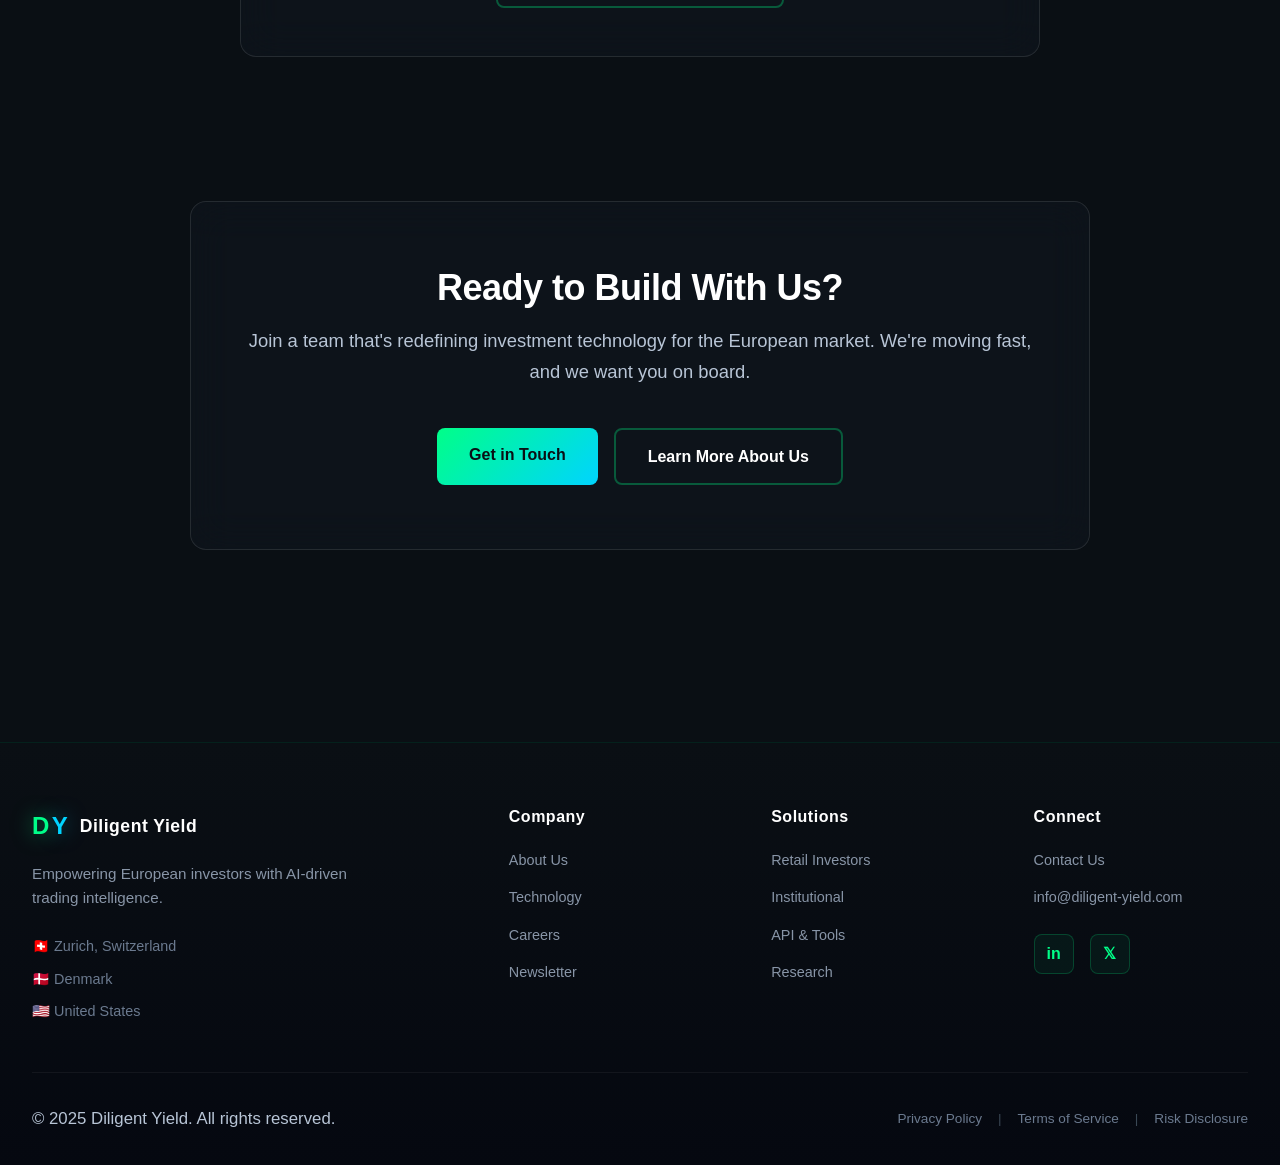
<file: careers.html>
<!DOCTYPE html>
<html lang="en">
<head>
  <meta charset="UTF-8">
  <meta name="viewport" content="width=device-width, initial-scale=1.0">
  <meta name="description" content="Join Diligent Yield - Build the future of AI-driven investment technology. Open positions for ML engineers and researchers.">
  <title>Careers | Diligent Yield</title>
  <link rel="icon" type="image/x-icon" href="assets/images/logo_DY.jpg">
  
  <!-- CSS -->
  <link rel="stylesheet" href="assets/css/main.css">
  <link rel="stylesheet" href="assets/css/navbar.css">
  <link rel="stylesheet" href="assets/css/footer.css">
  <link rel="stylesheet" href="assets/css/careers.css">
</head>
<body>
  
  <!-- Navbar -->
  <nav class="navbar" id="navbar">
    <div class="nav-container">
      <a href="index.html" class="nav-logo">
        <div class="logo-icon">
          <span class="logo-d">D</span>
          <span class="logo-y">Y</span>
        </div>
        <span class="logo-text">Diligent Yield</span>
      </a>
      
      <button class="nav-toggle" id="navToggle" aria-label="Toggle navigation">
        <span class="hamburger"></span>
        <span class="hamburger"></span>
        <span class="hamburger"></span>
      </button>
      
      <ul class="nav-menu" id="navMenu">
        <li class="nav-item">
          <a href="index.html" class="nav-link">Home</a>
        </li>
        <li class="nav-item">
          <a href="solutions.html" class="nav-link">Solutions</a>
        </li>
        <li class="nav-item">
          <a href="technology.html" class="nav-link">Technology</a>
        </li>
        <li class="nav-item">
          <a href="about.html" class="nav-link">About</a>
        </li>
        <li class="nav-item">
          <a href="careers.html" class="nav-link">Careers</a>
        </li>
        <li class="nav-item">
          <a href="newsletter.html" class="nav-link">Newsletter</a>
        </li>
        <li class="nav-item">
          <a href="contact.html" class="nav-link nav-link-cta">Get in Touch</a>
        </li>
      </ul>
    </div>
  </nav>

  <!-- Hero Section -->
  <section class="careers-hero">
    <div class="container">
      <div class="hero-content">
        <div class="hero-badge">
          <span class="badge-pulse"></span>
          We're Hiring
        </div>
        <h1>Build the Future of Investment Technology</h1>
        <p class="hero-description">
          Join a high-velocity, AI-native team reshaping European capital markets through 
          cutting-edge technology and innovative research.
        </p>
        <a href="#vacancies" class="btn btn-primary scroll-link">View Open Positions</a>
      </div>
    </div>
  </section>

  <!-- Culture Section -->
  <section class="section culture-section">
    <div class="container">
      <div class="section-header">
        <h2>Why Diligent Yield</h2>
        <p>What it means to work with us</p>
      </div>
      
      <div class="culture-grid">
        <div class="culture-card glass">
          <div class="culture-icon">⚡</div>
          <h3>High-Velocity Environment</h3>
          <p>
            Fast, research-driven, and AI-first. We move quickly, iterate and push the boundaries of what's possible in quantitative finance.
          </p>
        </div>
        
        <div class="culture-card glass">
          <div class="culture-icon">🎯</div>
          <h3>Ownership & Initiative</h3>
          <p>
            Real responsibility from day one. Your ideas shape our models, infrastructure, 
            and future markets. No bureaucracy, just impact.
          </p>
        </div>
        
        <div class="culture-card glass">
          <div class="culture-icon">🌍</div>
          <h3>Global & Remote-Friendly</h3>
          <p>
            Cross-functional team across Zurich, Denmark, and the US. Work where you're 
            most productive, collaborate globally.
          </p>
        </div>
        
        <div class="culture-card glass">
          <div class="culture-icon">🔬</div>
          <h3>Research-Driven Culture</h3>
          <p>
            Learn, experiment, iterate. Challenge the status quo and contribute to 
            cutting-edge research in AI and quantitative finance.
          </p>
        </div>
        
        <div class="culture-card glass">
          <div class="culture-icon">🚀</div>
          <h3>Early-Stage Impact</h3>
          <p>
            Founded in 2024, we're building from the ground up. Shape the company's 
            trajectory and grow with us as we scale.
          </p>
        </div>
        
        <div class="culture-card glass">
          <div class="culture-icon">📈</div>
          <h3>Growth-Centric</h3>
          <p>
            Continuous learning opportunities, technical challenges, and exposure to 
            advanced AI systems. Your professional growth is our priority.
          </p>
        </div>
      </div>
      
      <div class="culture-cta">
        <p class="cta-text">
          Explore our vacancies below or send us an unsolicited application at 
          <a href="mailto:careers@diligentyield.com" class="email-link">careers@diligentyield.com</a>
        </p>
      </div>
    </div>
  </section>

  <!-- Perks Section -->
  <section class="section perks-section">
    <div class="container">
      <h2 class="gradient-text center-text">What We Offer</h2>
      
      <div class="perks-grid">
        <div class="perk-item">
          <div class="perk-icon-wrapper">
            <div class="perk-icon">💡</div>
          </div>
          <h4>Direct Impact</h4>
          <p>Influence real trading systems and investment decisions</p>
        </div>
        
        <div class="perk-item">
          <div class="perk-icon-wrapper">
            <div class="perk-icon">🧠</div>
          </div>
          <h4>AI-Native Culture</h4>
          <p>Research environment with high autonomy</p>
        </div>
        
        <div class="perk-item">
          <div class="perk-icon-wrapper">
            <div class="perk-icon">⚙️</div>
          </div>
          <h4>Flat Structure</h4>
          <p>Your ideas are implemented, not buried</p>
        </div>
        
        <div class="perk-item">
          <div class="perk-icon-wrapper">
            <div class="perk-icon">📊</div>
          </div>
          <h4>Fast Growth</h4>
          <p>Opportunities in a rapidly scaling company</p>
        </div>
        
        <div class="perk-item">
          <div class="perk-icon-wrapper">
            <div class="perk-icon">🇪🇺</div>
          </div>
          <h4>European Focus</h4>
          <p>Shape the future of EU capital markets</p>
        </div>
        
        <div class="perk-item">
          <div class="perk-icon-wrapper">
            <div class="perk-icon">💼</div>
          </div>
          <h4>Competitive Package</h4>
          <p>Market-rate compensation with equity options</p>
        </div>
      </div>
    </div>
  </section>

  <!-- Open Positions -->
  <section class="section vacancies-section" id="vacancies">
    <div class="container">
      <div class="section-header">
        <h2>Open Positions</h2>
        <p>Join our growing team</p>
      </div>
      
      <!-- Job Listing -->
      <div class="job-card glass">
        <div class="job-header">
          <div class="job-title-group">
            <h3>Junior ML Engineer – Trading Systems</h3>
            <div class="job-meta">
              <span class="meta-item">
                <span class="meta-icon">📍</span>
                Zurich, Switzerland (Hybrid)
              </span>
              <span class="meta-item">
                <span class="meta-icon">⏱️</span>
                Full-time
              </span>
              <span class="meta-item">
                <span class="meta-icon">💼</span>
                5–7 years experience
              </span>
            </div>
          </div>
          <button class="job-toggle" onclick="toggleJob('job1')">
            <span class="toggle-text">View Details</span>
            <span class="toggle-icon">▼</span>
          </button>
        </div>
        
        <div class="job-content" id="job1">
          <div class="job-section">
            <h4>About the Role</h4>
            <p>
              Diligent Yield is looking for a Junior ML Engineer with strong experience in machine 
              learning, market modeling, or quantitative trading environments. You will work closely 
              with our AI researchers and digital trading agents team to build, optimize, and deploy 
              models that power our investment decision systems across European and global markets.
            </p>
            <p>
              This role blends applied ML, time-series modeling, signal engineering, and real-market 
              constraints. You'll contribute to our forecasting engines, ML pipelines, and simulation 
              frameworks — and directly influence our trading strategies.
            </p>
          </div>
          
          <div class="job-section">
            <h4>Responsibilities</h4>
            <ul class="job-list">
              <li>Develop and improve ML models for forecasting, classification, and regime detection</li>
              <li>Work with quantitative researchers to integrate model outputs into trading agents</li>
              <li>Implement real-time inference pipelines across multiple asset classes</li>
              <li>Build and maintain backtesting, simulation, and validation tools</li>
              <li>Analyze market microstructure patterns and model behavior under stress</li>
              <li>Contribute to data pipelines, feature engineering, and data-quality scoring</li>
              <li>Monitor model performance and support continuous retraining workflows</li>
              <li>Collaborate across AI, research, and engineering teams to push product boundaries</li>
            </ul>
          </div>
          
          <div class="job-section">
            <h4>Minimum Requirements</h4>
            <ul class="job-list">
              <li>5–7 years experience in ML engineering or quantitative modeling</li>
              <li>Strong Python skills (NumPy, Pandas, PyTorch/TensorFlow, scikit-learn)</li>
              <li>Experience with financial data, trading signals, or time-series forecasting</li>
              <li>Understanding of market structures (equities, ETFs, FX; derivatives is a bonus)</li>
              <li>Practical experience with backtesting frameworks or MLOps pipelines</li>
              <li>Ability to write clean, production-grade code</li>
              <li>Strong analytical mindset and comfort with experimentation</li>
            </ul>
          </div>
          
          <div class="job-section">
            <h4>Bonus Skills</h4>
            <ul class="job-list bonus">
              <li>Experience with LLM-based qualitative analysis or NLP models</li>
              <li>Knowledge of reinforcement learning or agent-based systems</li>
              <li>Exposure to execution algorithms or liquidity modeling</li>
              <li>Familiarity with GPU workflows or distributed training</li>
              <li>Experience in fast-paced startups or research environments</li>
            </ul>
          </div>
          
          <div class="job-section">
            <h4>What We Offer</h4>
            <ul class="job-list">
              <li>Direct impact on real trading systems and investment decisions</li>
              <li>A modern, AI-native research culture with high autonomy</li>
              <li>Flat structure — your ideas are implemented, not buried</li>
              <li>Fast growth opportunities in a rapidly scaling company</li>
              <li>A chance to shape the future architecture of EU capital markets</li>
            </ul>
          </div>
          
          <div class="job-section">
            <h4>How to Apply</h4>
            <p>
              Send your application to: 
              <a href="mailto:careers@diligentyield.com" class="email-link">careers@diligentyield.com</a>
            </p>
            <p class="apply-instructions">Include:</p>
            <ul class="job-list">
              <li>CV / Resume</li>
              <li>Short motivation letter</li>
              <li>Links to GitHub, Kaggle, research papers, or personal projects (optional but appreciated)</li>
            </ul>
          </div>
          
          <div class="job-actions">
            <a href="mailto:careers@diligentyield.com?subject=Application: Junior ML Engineer" class="btn btn-primary">
              Apply for This Position
            </a>
          </div>
        </div>
      </div>
      
      <!-- Unsolicited Applications -->
      <div class="unsolicited-card glass">
        <div class="unsolicited-icon">💌</div>
        <h3>Don't See a Role That Fits You?</h3>
        <p>
          We're always looking for exceptional engineers, researchers, and quantitative thinkers 
          who want to shape the future of investment technology.
        </p>
        <p class="unsolicited-detail">
          If you're passionate about AI, finance, and building innovative systems, we'd love to 
          hear from you — even if there isn't a specific opening listed.
        </p>
        <a href="mailto:careers@diligentyield.com?subject=Unsolicited Application" class="btn btn-secondary">
          Send Unsolicited Application
        </a>
      </div>
    </div>
  </section>

  <!-- Final CTA -->
  <section class="section careers-cta">
    <div class="container">
      <div class="cta-box glass">
        <h2>Ready to Build With Us?</h2>
        <p>
          Join a team that's redefining investment technology for the European market. 
          We're moving fast, and we want you on board.
        </p>
        <div class="cta-buttons">
          <a href="mailto:careers@diligentyield.com" class="btn btn-primary">Get in Touch</a>
          <a href="about.html" class="btn btn-secondary">Learn More About Us</a>
        </div>
      </div>
    </div>
  </section>

  <!-- Footer -->
  <footer class="footer">
    <div class="footer-container">
      <div class="footer-grid">
        <div class="footer-column footer-brand">
          <div class="footer-logo">
            <div class="logo-icon">
              <span class="logo-d">D</span>
              <span class="logo-y">Y</span>
            </div>
            <span class="logo-text">Diligent Yield</span>
          </div>
          <p class="footer-tagline">Empowering European investors with AI-driven trading intelligence.</p>
          <div class="footer-locations">
            <p>🇨🇭 Zurich, Switzerland</p>
            <p>🇩🇰 Denmark</p>
            <p>🇺🇸 United States</p>
          </div>
        </div>
        
        <div class="footer-column">
          <h4 class="footer-heading">Company</h4>
          <ul class="footer-links">
            <li><a href="about.html">About Us</a></li>
            <li><a href="technology.html">Technology</a></li>
            <li><a href="careers.html">Careers</a></li>
            <li><a href="newsletter.html">Newsletter</a></li>
          </ul>
        </div>
        
        <div class="footer-column">
          <h4 class="footer-heading">Solutions</h4>
          <ul class="footer-links">
            <li><a href="solutions.html#retail">Retail Investors</a></li>
            <li><a href="solutions.html#institutional">Institutional</a></li>
            <li><a href="solutions.html#api">API & Tools</a></li>
            <li><a href="solutions.html#research">Research</a></li>
          </ul>
        </div>
        
        <div class="footer-column">
          <h4 class="footer-heading">Connect</h4>
          <ul class="footer-links">
            <li><a href="contact.html">Contact Us</a></li>
            <li><a href="mailto:info@diligentyield.com">info@diligent-yield.com</a></li>
          </ul>
          <div class="footer-social">
            <a href="#" aria-label="LinkedIn" class="social-link">in</a>
            <a href="#" aria-label="Twitter" class="social-link">𝕏</a>
          </div>
        </div>
      </div>
      
      <div class="footer-bottom">
        <p>&copy; 2025 Diligent Yield. All rights reserved.</p>
        <div class="footer-legal">
          <a href="#">Privacy Policy</a>
          <span class="separator">|</span>
          <a href="#">Terms of Service</a>
          <span class="separator">|</span>
          <a href="#">Risk Disclosure</a>
        </div>
      </div>
    </div>
  </footer>

  <!-- JavaScript -->
  <script src="assets/js/navbar.js"></script>
  <script src="assets/js/animations.js"></script>
  <script src="assets/js/careers.js"></script>
</body>
</html>
</file>
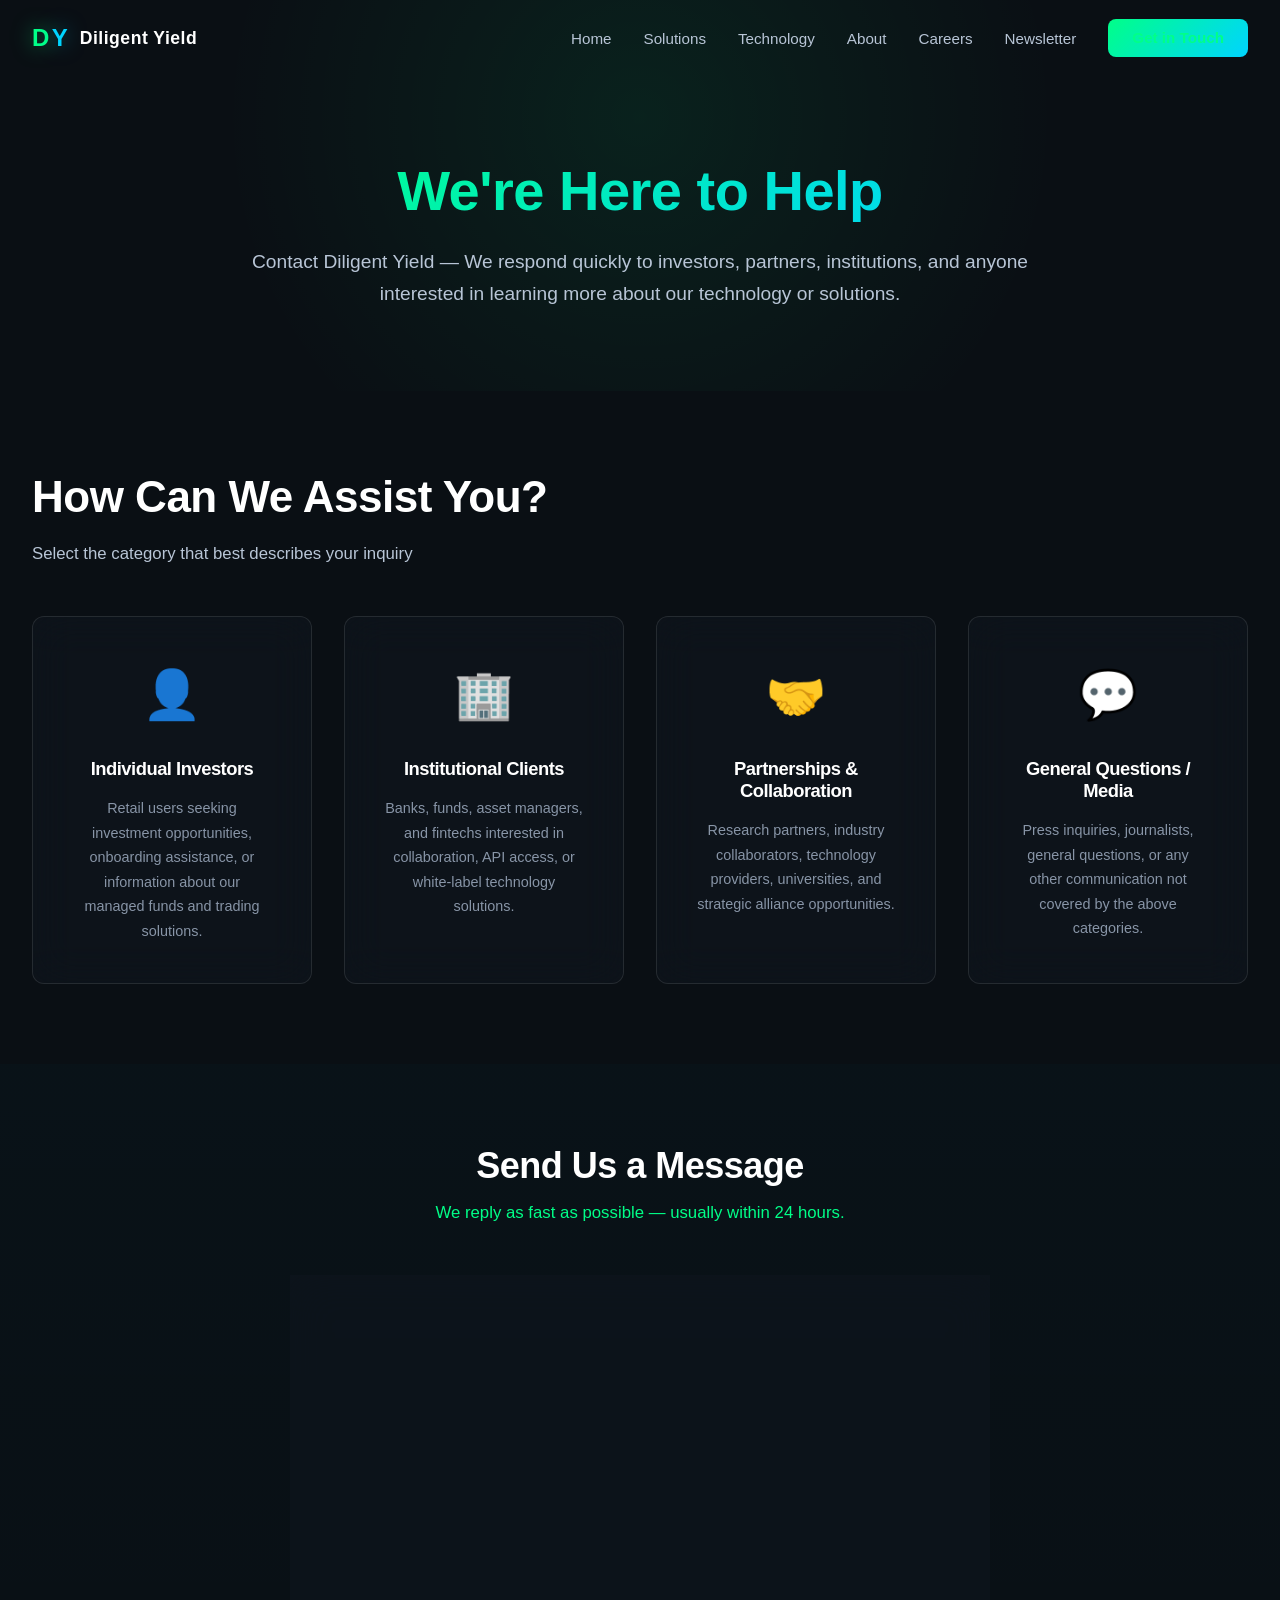
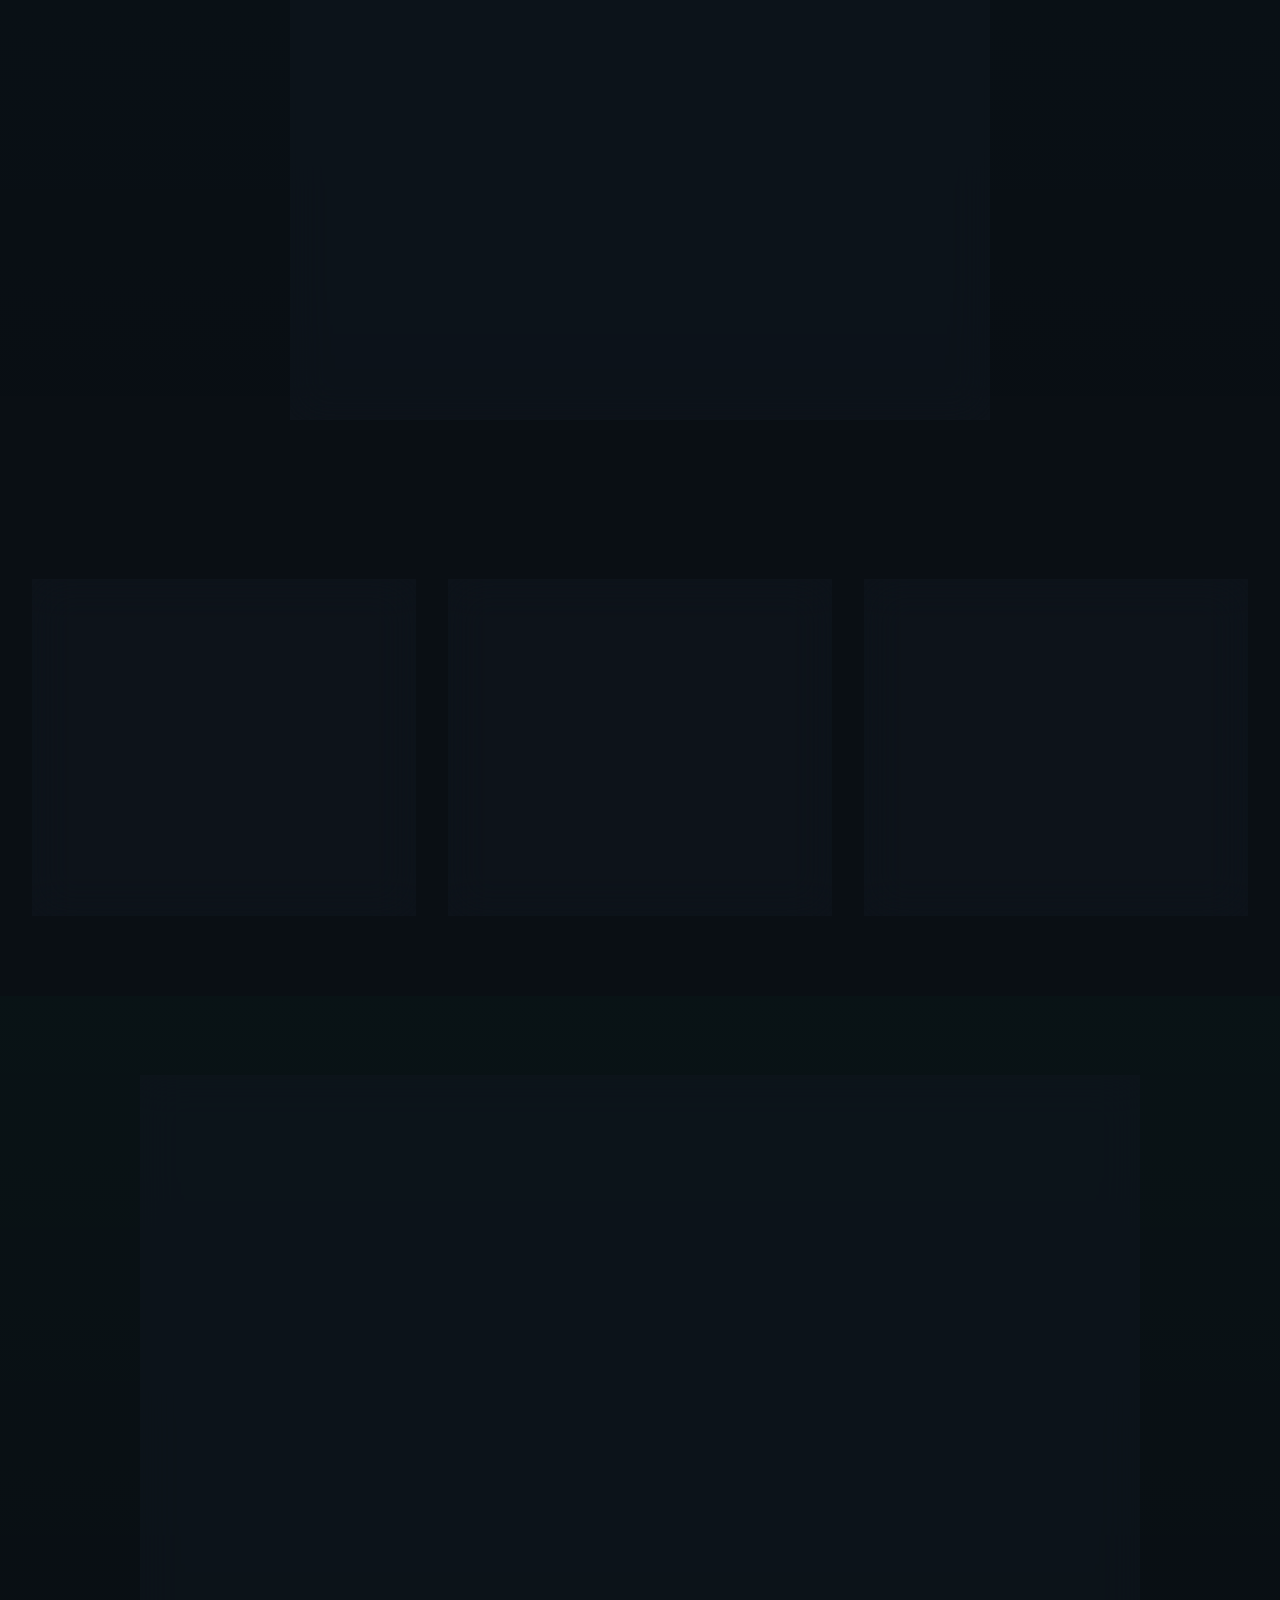
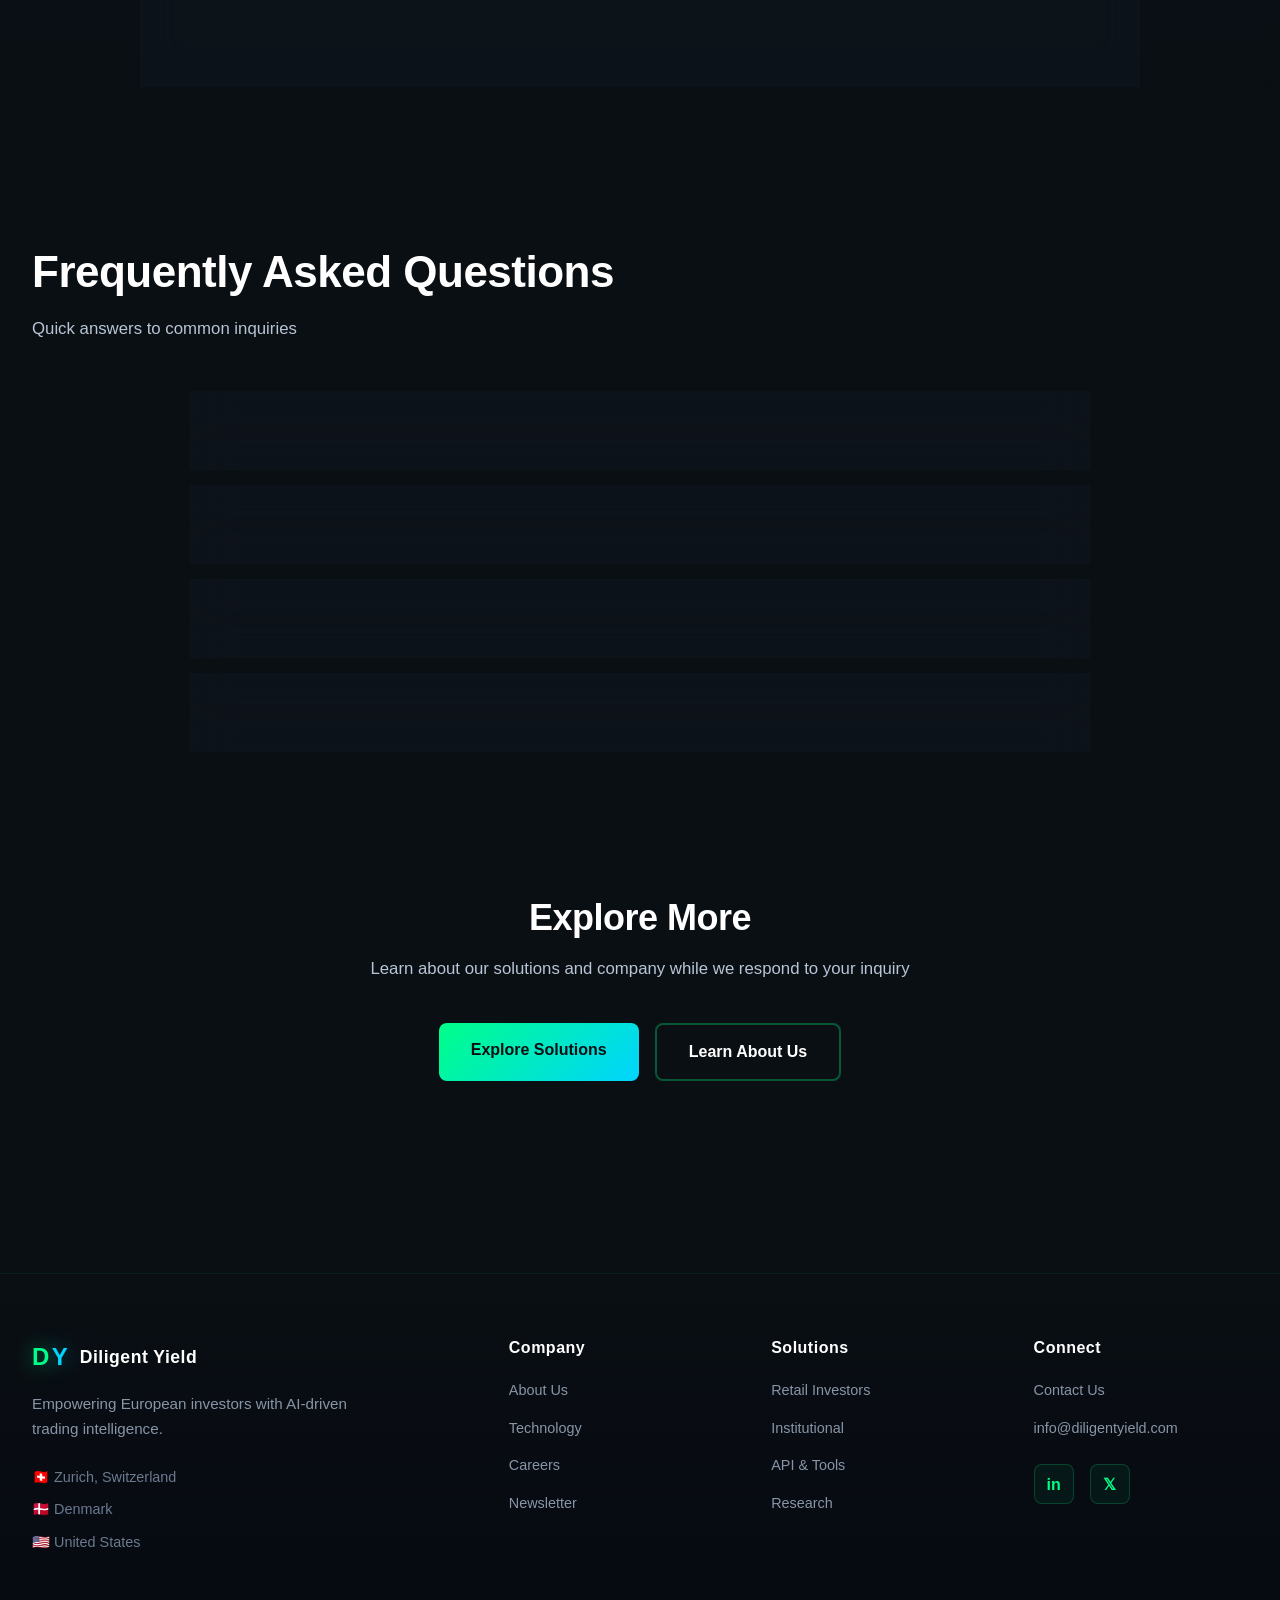
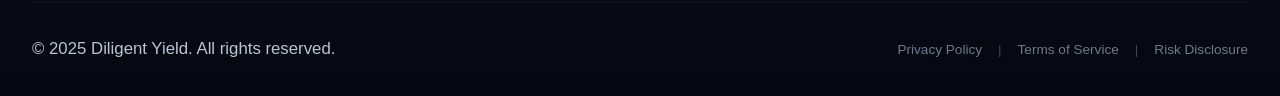
<file: contact.html>
<!DOCTYPE html>
<html lang="en">
<head>
  <meta charset="UTF-8">
  <meta name="viewport" content="width=device-width, initial-scale=1.0">
  <meta name="description" content="Contact Diligent Yield - We're here to help investors, institutions, and partners. Fast, professional support for all inquiries.">
  <title>Contact Us | Diligent Yield</title>
  <link rel="icon" type="image/x-icon" href="assets/images/logo_DY.jpg">
  
  <!-- CSS -->
  <link rel="stylesheet" href="assets/css/main.css">
  <link rel="stylesheet" href="assets/css/navbar.css">
  <link rel="stylesheet" href="assets/css/footer.css">
  <link rel="stylesheet" href="assets/css/contact.css">
</head>
<body>
  
  <!-- Navbar -->
  <nav class="navbar" id="navbar">
    <div class="nav-container">
      <a href="index.html" class="nav-logo">
        <div class="logo-icon">
          <span class="logo-d">D</span>
          <span class="logo-y">Y</span>
        </div>
        <span class="logo-text">Diligent Yield</span>
      </a>
      
      <button class="nav-toggle" id="navToggle" aria-label="Toggle navigation">
        <span class="hamburger"></span>
        <span class="hamburger"></span>
        <span class="hamburger"></span>
      </button>
      
      <ul class="nav-menu" id="navMenu">
        <li class="nav-item">
          <a href="index.html" class="nav-link">Home</a>
        </li>
        <li class="nav-item">
          <a href="solutions.html" class="nav-link">Solutions</a>
        </li>
        <li class="nav-item">
          <a href="technology.html" class="nav-link">Technology</a>
        </li>
        <li class="nav-item">
          <a href="about.html" class="nav-link">About</a>
        </li>
        <li class="nav-item">
          <a href="careers.html" class="nav-link">Careers</a>
        </li>
        <li class="nav-item">
          <a href="newsletter.html" class="nav-link">Newsletter</a>
        </li>
        <li class="nav-item">
          <a href="contact.html" class="nav-link nav-link-cta">Get in Touch</a>
        </li>
      </ul>
    </div>
  </nav>

  <!-- Hero Header -->
  <section class="contact-hero">
    <div class="container">
      <div class="hero-content">
        <h1>We're Here to Help</h1>
        <p class="hero-subtitle">
          Contact Diligent Yield — We respond quickly to investors, partners, institutions, 
          and anyone interested in learning more about our technology or solutions.
        </p>
      </div>
    </div>
  </section>

  <!-- Contact Categories -->
  <section class="section contact-categories">
    <div class="container">
      <div class="section-header">
        <h2>How Can We Assist You?</h2>
        <p>Select the category that best describes your inquiry</p>
      </div>
      
      <div class="categories-grid">
        <div class="category-card glass" onclick="selectCategory('investor')">
          <div class="category-icon">👤</div>
          <h3>Individual Investors</h3>
          <p>
            Retail users seeking investment opportunities, onboarding assistance, 
            or information about our managed funds and trading solutions.
          </p>
        </div>
        
        <div class="category-card glass" onclick="selectCategory('institution')">
          <div class="category-icon">🏢</div>
          <h3>Institutional Clients</h3>
          <p>
            Banks, funds, asset managers, and fintechs interested in collaboration, 
            API access, or white-label technology solutions.
          </p>
        </div>
        
        <div class="category-card glass" onclick="selectCategory('partner')">
          <div class="category-icon">🤝</div>
          <h3>Partnerships & Collaboration</h3>
          <p>
            Research partners, industry collaborators, technology providers, 
            universities, and strategic alliance opportunities.
          </p>
        </div>
        
        <div class="category-card glass" onclick="selectCategory('general')">
          <div class="category-icon">💬</div>
          <h3>General Questions / Media</h3>
          <p>
            Press inquiries, journalists, general questions, or any other 
            communication not covered by the above categories.
          </p>
        </div>
      </div>
    </div>
  </section>

  <!-- Contact Form -->
  <section class="section contact-form-section" id="contact-form">
    <div class="container">
      <div class="form-container">
        <div class="form-intro">
          <h2>Send Us a Message</h2>
          <p>We reply as fast as possible — usually within 24 hours.</p>
        </div>
        
        <form class="contact-form glass" id="contactForm" onsubmit="handleFormSubmit(event)">
          <div class="form-group">
            <label for="name">Full Name *</label>
            <input 
              type="text" 
              id="name" 
              name="name" 
              required 
              placeholder="Your full name"
            >
          </div>
          
          <div class="form-group">
            <label for="email">Email Address *</label>
            <input 
              type="email" 
              id="email" 
              name="email" 
              required 
              placeholder="your.email@example.com"
            >
          </div>
          
          <div class="form-group">
            <label for="category">Inquiry Category *</label>
            <select id="category" name="category" required>
              <option value="">Select a category</option>
              <option value="investor">Individual Investor</option>
              <option value="institution">Institutional Client</option>
              <option value="partner">Partnership & Collaboration</option>
              <option value="general">General Question / Media</option>
            </select>
          </div>
          
          <div class="form-group">
            <label for="message">Message *</label>
            <textarea 
              id="message" 
              name="message" 
              rows="6" 
              required 
              placeholder="Tell us how we can help you..."
            ></textarea>
          </div>
          
          <div class="form-group checkbox-group">
            <label class="checkbox-label">
              <input type="checkbox" id="newsletter" name="newsletter">
              <span class="checkbox-text">I'd like to receive updates and newsletters from Diligent Yield</span>
            </label>
          </div>
          
          <button type="submit" class="btn btn-primary form-submit">
            Send Message
          </button>
          
          <div class="form-message" id="formMessage"></div>
        </form>
      </div>
    </div>
  </section>

  <!-- Direct Contact Information -->
  <section class="section contact-info">
    <div class="container">
      <div class="info-grid">
        <div class="info-card glass">
          <h3>Direct Contact</h3>
          <div class="info-item">
            <span class="info-label">Email</span>
            <a href="mailto:contact@diligentyield.com" class="info-value">contact@diligentyield.com</a>
          </div>
          <div class="info-item">
            <span class="info-label">Careers</span>
            <a href="mailto:contact@diligentyield.com" class="info-value">careers@diligentyield.com</a>
          </div>
        </div>
        
        <div class="info-card glass">
          <h3>Registered Location</h3>
          <div class="info-item">
            <span class="info-label">Company</span>
            <span class="info-value">Diligent Yield</span>
          </div>
          <div class="info-item">
            <span class="info-label">Location</span>
            <span class="info-value">Zürich, Switzerland</span>
          </div>
          <div class="info-item">
            <span class="info-label">Additional Offices</span>
            <span class="info-value">Denmark, United States</span>
          </div>
        </div>
        
        <div class="info-card glass">
          <h3>Follow Us</h3>
          <div class="social-links">
            <a href="#" class="social-link-large">
              <span class="social-icon">in</span>
              <span class="social-text">LinkedIn</span>
            </a>
            <a href="#" class="social-link-large">
              <span class="social-icon">𝕏</span>
              <span class="social-text">X (Twitter)</span>
            </a>
          </div>
        </div>
      </div>
    </div>
  </section>

  <!-- Why Contact Us -->
  <section class="section why-contact">
    <div class="container">
      <div class="why-content glass">
        <h2>Why Contact Us?</h2>
        <div class="why-grid">
          <div class="why-item">
            <span class="why-icon">⚡</span>
            <span>Fast response times — usually within 24 hours</span>
          </div>
          <div class="why-item">
            <span class="why-icon">🎯</span>
            <span>Personalized guidance tailored to your needs</span>
          </div>
          <div class="why-item">
            <span class="why-icon">🔧</span>
            <span>Flexible solutions for individuals and institutions</span>
          </div>
          <div class="why-item">
            <span class="why-icon">🤖</span>
            <span>Access to our AI-driven investment tools and technology</span>
          </div>
          <div class="why-item">
            <span class="why-icon">🤝</span>
            <span>Opportunities for partnerships and research collaboration</span>
          </div>
        </div>
      </div>
    </div>
  </section>

  <!-- FAQ Section -->
  <section class="section faq-section">
    <div class="container">
      <div class="section-header">
        <h2>Frequently Asked Questions</h2>
        <p>Quick answers to common inquiries</p>
      </div>
      
      <div class="faq-list">
        <div class="faq-item glass">
          <button class="faq-question" onclick="toggleFaq(this)">
            <span>How can I invest with Diligent Yield?</span>
            <span class="faq-icon">+</span>
          </button>
          <div class="faq-answer">
            <p>
              Individual investors can access our managed funds and investment solutions by contacting 
              us directly. We'll guide you through the onboarding process, explain our investment 
              strategies, and help you find the right solution for your portfolio goals and risk tolerance.
            </p>
          </div>
        </div>
        
        <div class="faq-item glass">
          <button class="faq-question" onclick="toggleFaq(this)">
            <span>Do you work with institutions?</span>
            <span class="faq-icon">+</span>
          </button>
          <div class="faq-answer">
            <p>
              Yes, we provide sophisticated technology solutions for institutional clients including 
              banks, asset managers, hedge funds, and fintechs. Our offerings include API access, 
              white-label solutions, and custom integration support for our AI-driven trading systems.
            </p>
          </div>
        </div>
        
        <div class="faq-item glass">
          <button class="faq-question" onclick="toggleFaq(this)">
            <span>Can I access your AI/ML models?</span>
            <span class="faq-icon">+</span>
          </button>
          <div class="faq-answer">
            <p>
              Institutional clients and partners can access our models through our API and integration 
              framework. We will offer APIs, and custom solutions depending on 
              your use case. Contact us to discuss licensing and technical requirements.
            </p>
          </div>
        </div>
        
        <div class="faq-item glass">
          <button class="faq-question" onclick="toggleFaq(this)">
            <span>What is the onboarding process?</span>
            <span class="faq-icon">+</span>
          </button>
          <div class="faq-answer">
            <p>
              Our onboarding process is streamlined and professional. After initial contact, we schedule 
              a consultation to understand your needs, provide detailed information about our solutions, 
              complete necessary compliance and KYC procedures, and integrate you into our platform. 
              The timeline varies from a few days for retail investors to a few weeks for institutional clients.
            </p>
          </div>
        </div>
      </div>
    </div>
  </section>

  <!-- Quick Links CTA -->
  <section class="section quick-links-cta">
    <div class="container">
      <div class="cta-content">
        <h2>Explore More</h2>
        <p>Learn about our solutions and company while we respond to your inquiry</p>
        <div class="cta-buttons">
          <a href="solutions.html" class="btn btn-primary">Explore Solutions</a>
          <a href="about.html" class="btn btn-secondary">Learn About Us</a>
        </div>
      </div>
    </div>
  </section>

  <!-- Footer -->
  <footer class="footer">
    <div class="footer-container">
      <div class="footer-grid">
        <div class="footer-column footer-brand">
          <div class="footer-logo">
            <div class="logo-icon">
              <span class="logo-d">D</span>
              <span class="logo-y">Y</span>
            </div>
            <span class="logo-text">Diligent Yield</span>
          </div>
          <p class="footer-tagline">Empowering European investors with AI-driven trading intelligence.</p>
          <div class="footer-locations">
            <p>🇨🇭 Zurich, Switzerland</p>
            <p>🇩🇰 Denmark</p>
            <p>🇺🇸 United States</p>
          </div>
        </div>
        
        <div class="footer-column">
          <h4 class="footer-heading">Company</h4>
          <ul class="footer-links">
            <li><a href="about.html">About Us</a></li>
            <li><a href="technology.html">Technology</a></li>
            <li><a href="careers.html">Careers</a></li>
            <li><a href="newsletter.html">Newsletter</a></li>
          </ul>
        </div>
        
        <div class="footer-column">
          <h4 class="footer-heading">Solutions</h4>
          <ul class="footer-links">
            <li><a href="solutions.html#retail">Retail Investors</a></li>
            <li><a href="solutions.html#institutional">Institutional</a></li>
            <li><a href="solutions.html#api">API & Tools</a></li>
            <li><a href="solutions.html#research">Research</a></li>
          </ul>
        </div>
        
        <div class="footer-column">
          <h4 class="footer-heading">Connect</h4>
          <ul class="footer-links">
            <li><a href="contact.html">Contact Us</a></li>
            <li><a href="mailto:contact@diligentyield.com">info@diligentyield.com</a></li>
          </ul>
          <div class="footer-social">
            <a href="#" aria-label="LinkedIn" class="social-link">in</a>
            <a href="#" aria-label="Twitter" class="social-link">𝕏</a>
          </div>
        </div>
      </div>
      
      <div class="footer-bottom">
        <p>&copy; 2025 Diligent Yield. All rights reserved.</p>
        <div class="footer-legal">
          <a href="#">Privacy Policy</a>
          <span class="separator">|</span>
          <a href="#">Terms of Service</a>
          <span class="separator">|</span>
          <a href="#">Risk Disclosure</a>
        </div>
      </div>
    </div>
  </footer>

  <!-- JavaScript -->
  <script src="assets/js/navbar.js"></script>
  <script src="assets/js/animations.js"></script>
  <script src="assets/js/contact.js"></script>
</body>
</html>
</file>
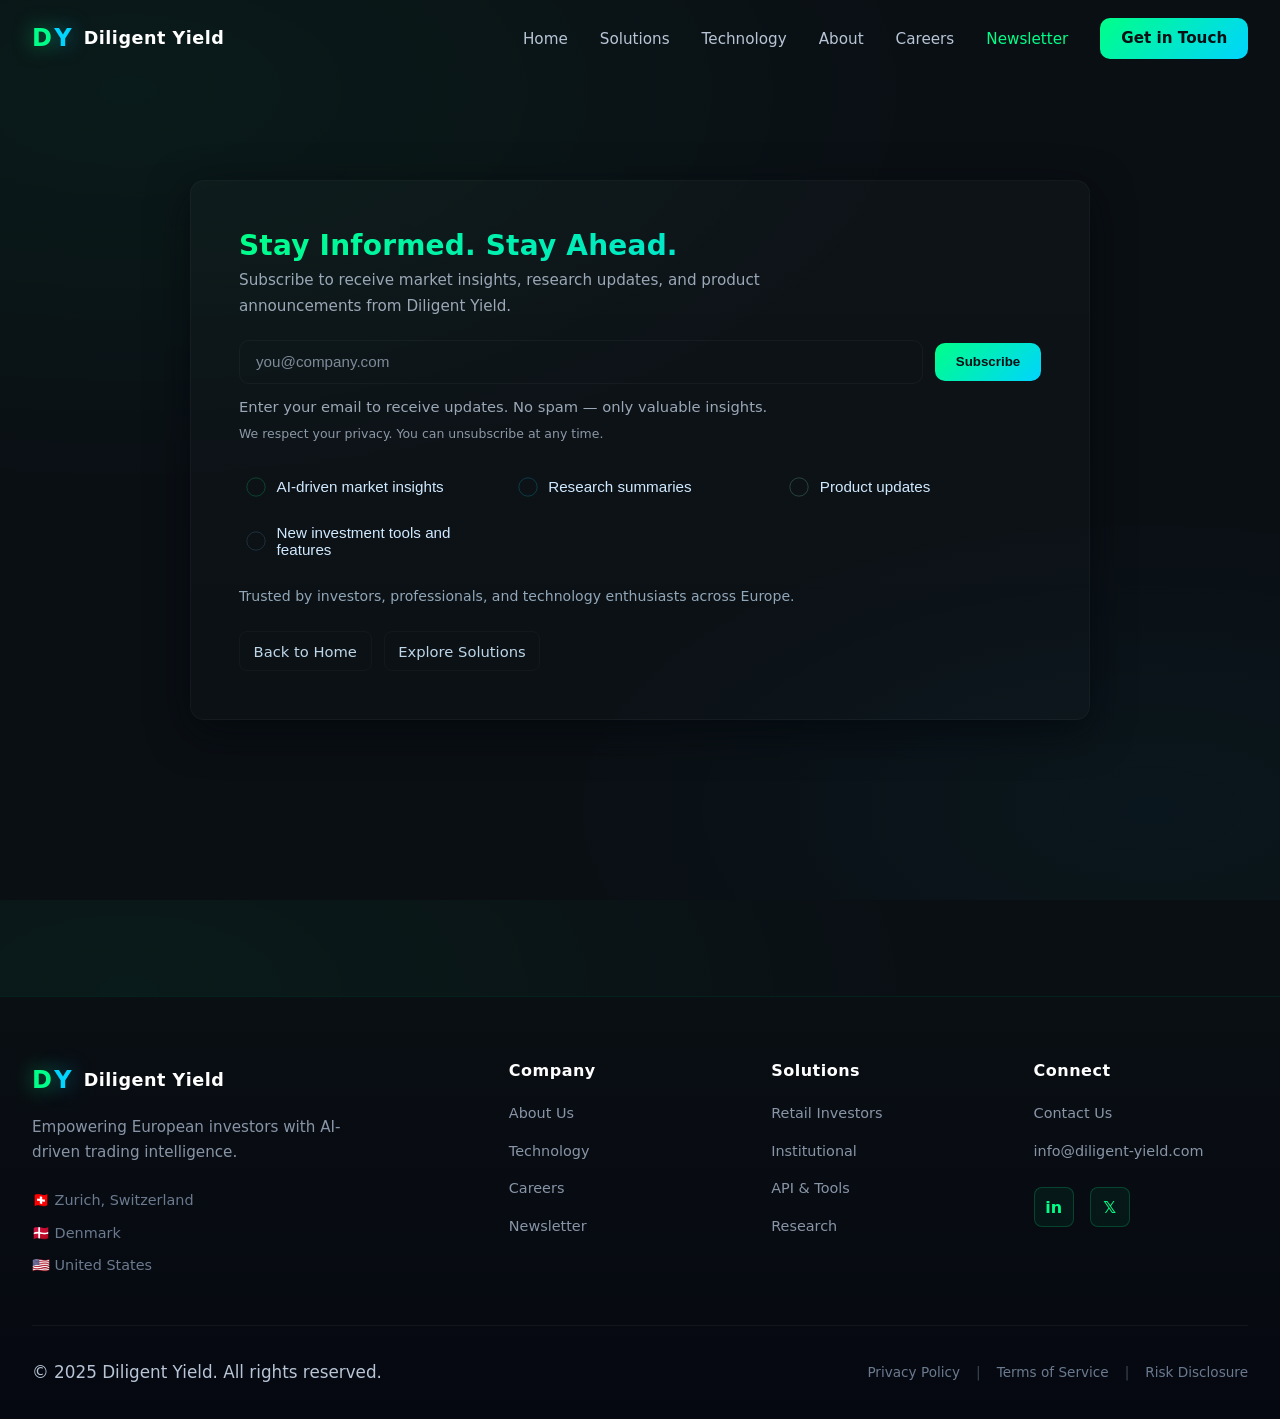
<file: newsletter.html>
<!doctype html>
<html lang="en">
<head>
	<meta charset="utf-8" />
	<meta name="viewport" content="width=device-width,initial-scale=1" />
	<title>Newsletter — Diligent Yield</title>
    <link rel="icon" type="image/x-icon" href="assets/images/logo_DY.jpg">
	<link rel="stylesheet" href="assets/css/main.css">
	<link rel="stylesheet" href="assets/css/navbar.css">
	<link rel="stylesheet" href="assets/css/newsletter.css">
    <link rel="stylesheet" href="assets/css/footer.css">
</head>
<body>
	<div id="site-navbar"></div>
	<script>
		(async function loadComponents(){
			try{
				const navbarResp = await fetch('components/navbar.html');
				if(navbarResp.ok){
					document.getElementById('site-navbar').innerHTML = await navbarResp.text();
				}

				const footerResp = await fetch('components/footer.html');
				if(footerResp.ok){
					// create footer placeholder now so it appears after main
					const footerHolder = document.createElement('div');
					footerHolder.id = 'site-footer';
					document.body.appendChild(footerHolder);
					document.getElementById('site-footer').innerHTML = await footerResp.text();
				}

				// load navbar script after insertion so it can bind to DOM
				const s = document.createElement('script');
				s.src = 'assets/js/navbar.js';
				s.defer = true;
				document.body.appendChild(s);
			}catch(e){
				console.warn('Could not load components', e);
			}
		})();
	</script>

	<main class="ny-page">
		<section class="ny-hero">
			<div class="ny-card">
				<header class="ny-header">
					<h1 class="ny-title">Stay Informed. Stay Ahead.</h1>
					<p class="ny-sub">Subscribe to receive market insights, research updates, and product announcements from Diligent Yield.</p>
				</header>

				<form id="ny-form" class="ny-form" action="#" novalidate>
					<label for="email" class="sr-only">Email address</label>
					<div class="ny-input-row">
						<input id="email" name="email" type="email" placeholder="you@company.com" required autocomplete="email" />
						<button class="nav-link-cta" type="submit">Subscribe</button>
					</div>
					<p class="ny-note">Enter your email to receive updates. No spam — only valuable insights.</p>
					<p class="ny-privacy">We respect your privacy. You can unsubscribe at any time.</p>
				</form>

				<div class="ny-bullets" aria-hidden="false">
					<ul>
						<li>
							<button type="button" class="ny-bullet">
								<svg class="ny-icon" viewBox="0 0 24 24" fill="none"><circle cx="12" cy="12" r="11" stroke="#00ff88" stroke-opacity="0.25"/></svg>
								<span>AI-driven market insights</span>
							</button>
						</li>
						<li>
							<button type="button" class="ny-bullet">
								<svg class="ny-icon" viewBox="0 0 24 24" fill="none"><circle cx="12" cy="12" r="11" stroke="#00d4ff" stroke-opacity="0.25"/></svg>
								<span>Research summaries</span>
							</button>
						</li>
						<li>
							<button type="button" class="ny-bullet">
								<svg class="ny-icon" viewBox="0 0 24 24" fill="none"><circle cx="12" cy="12" r="11" stroke="#8affc7" stroke-opacity="0.25"/></svg>
								<span>Product updates</span>
							</button>
						</li>
						<li>
							<button type="button" class="ny-bullet">
								<svg class="ny-icon" viewBox="0 0 24 24" fill="none"><circle cx="12" cy="12" r="11" stroke="#6fdfff" stroke-opacity="0.18"/></svg>
								<span>New investment tools and features</span>
							</button>
						</li>
					</ul>
				</div>

				<p class="ny-trust">Trusted by investors, professionals, and technology enthusiasts across Europe.</p>

				<div class="ny-links">
					<a class="ny-link" href="index.html">Back to Home</a>
					<a class="ny-link" href="solutions.html">Explore Solutions</a>
				</div>
			</div>
		</section>
		</main>

	<!-- footer placeholder (in case fetch didn't append earlier) -->
	<div id="site-footer" aria-hidden="true"></div>

	<script>
		(function(){
			const form = document.getElementById('ny-form');
			const email = document.getElementById('email');
			form.addEventListener('submit', function(e){
				e.preventDefault();
				const val = email.value.trim();
				const re = /^[^@\s]+@[^@\s]+\.[^@\s]+$/;
				if(!re.test(val)){
					email.classList.add('ny-invalid');
					email.focus();
					return;
				}
				// Visual success state — replace form with thank-you message
				const card = document.querySelector('.ny-card');
				const thank = document.createElement('div');
				thank.className = 'ny-thanks';
				thank.innerHTML = '<h2>Thank you</h2><p>You\'re subscribed — look out for the next update.</p>';
				card.replaceChild(thank, form);
			});

			// Make bullets interactive: toggle selected state and support keyboard
			function initBullets(){
				const bullets = document.querySelectorAll('.ny-bullet');
				if(!bullets || bullets.length === 0) return;
				bullets.forEach(btn => {
					btn.addEventListener('click', () => {
						bullets.forEach(b => b.classList.remove('selected'));
						btn.classList.add('selected');
					});

					btn.addEventListener('keydown', (ev) => {
						if(ev.key === 'Enter' || ev.key === ' '){
							ev.preventDefault();
							btn.click();
						}
					});
				});
			}

			// init after DOM content
			if(document.readyState === 'loading'){
				document.addEventListener('DOMContentLoaded', initBullets);
			}else{
				initBullets();
			}
		})();
	</script>
</body>
</html>
</file>
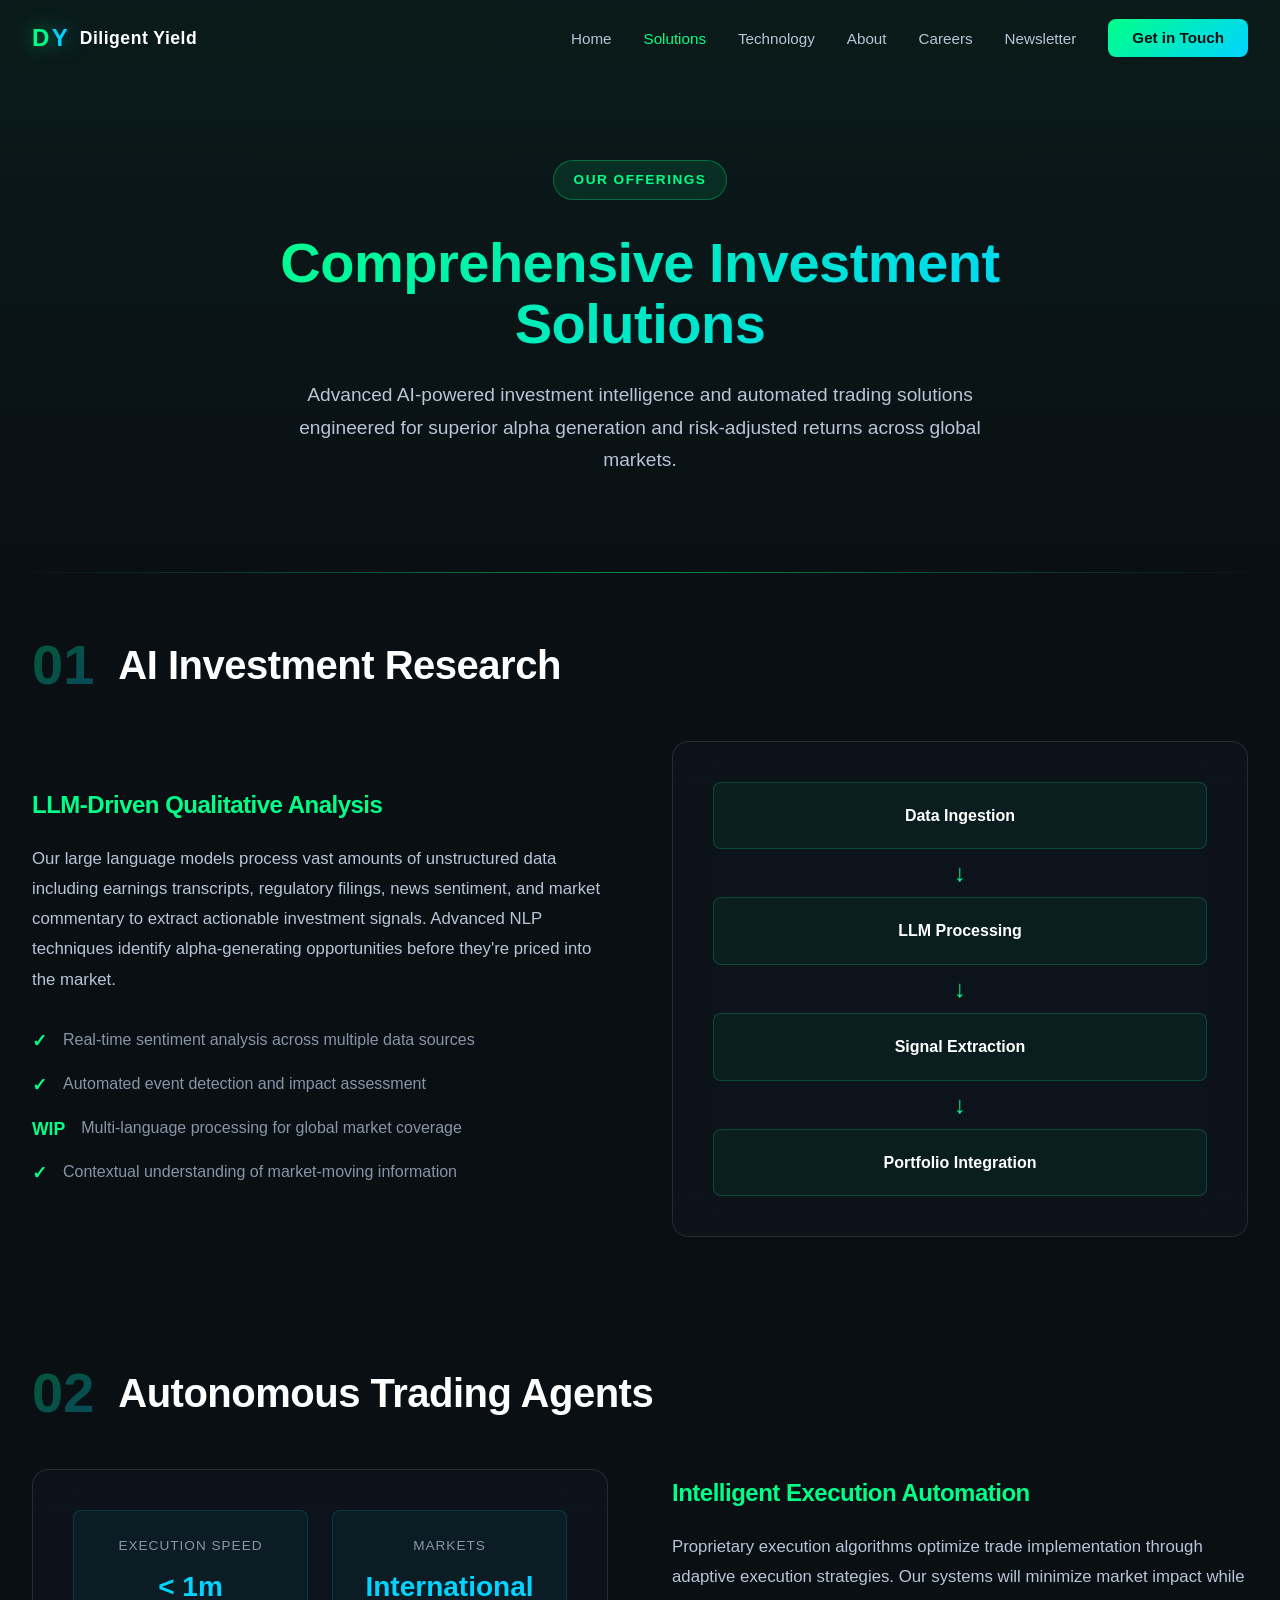
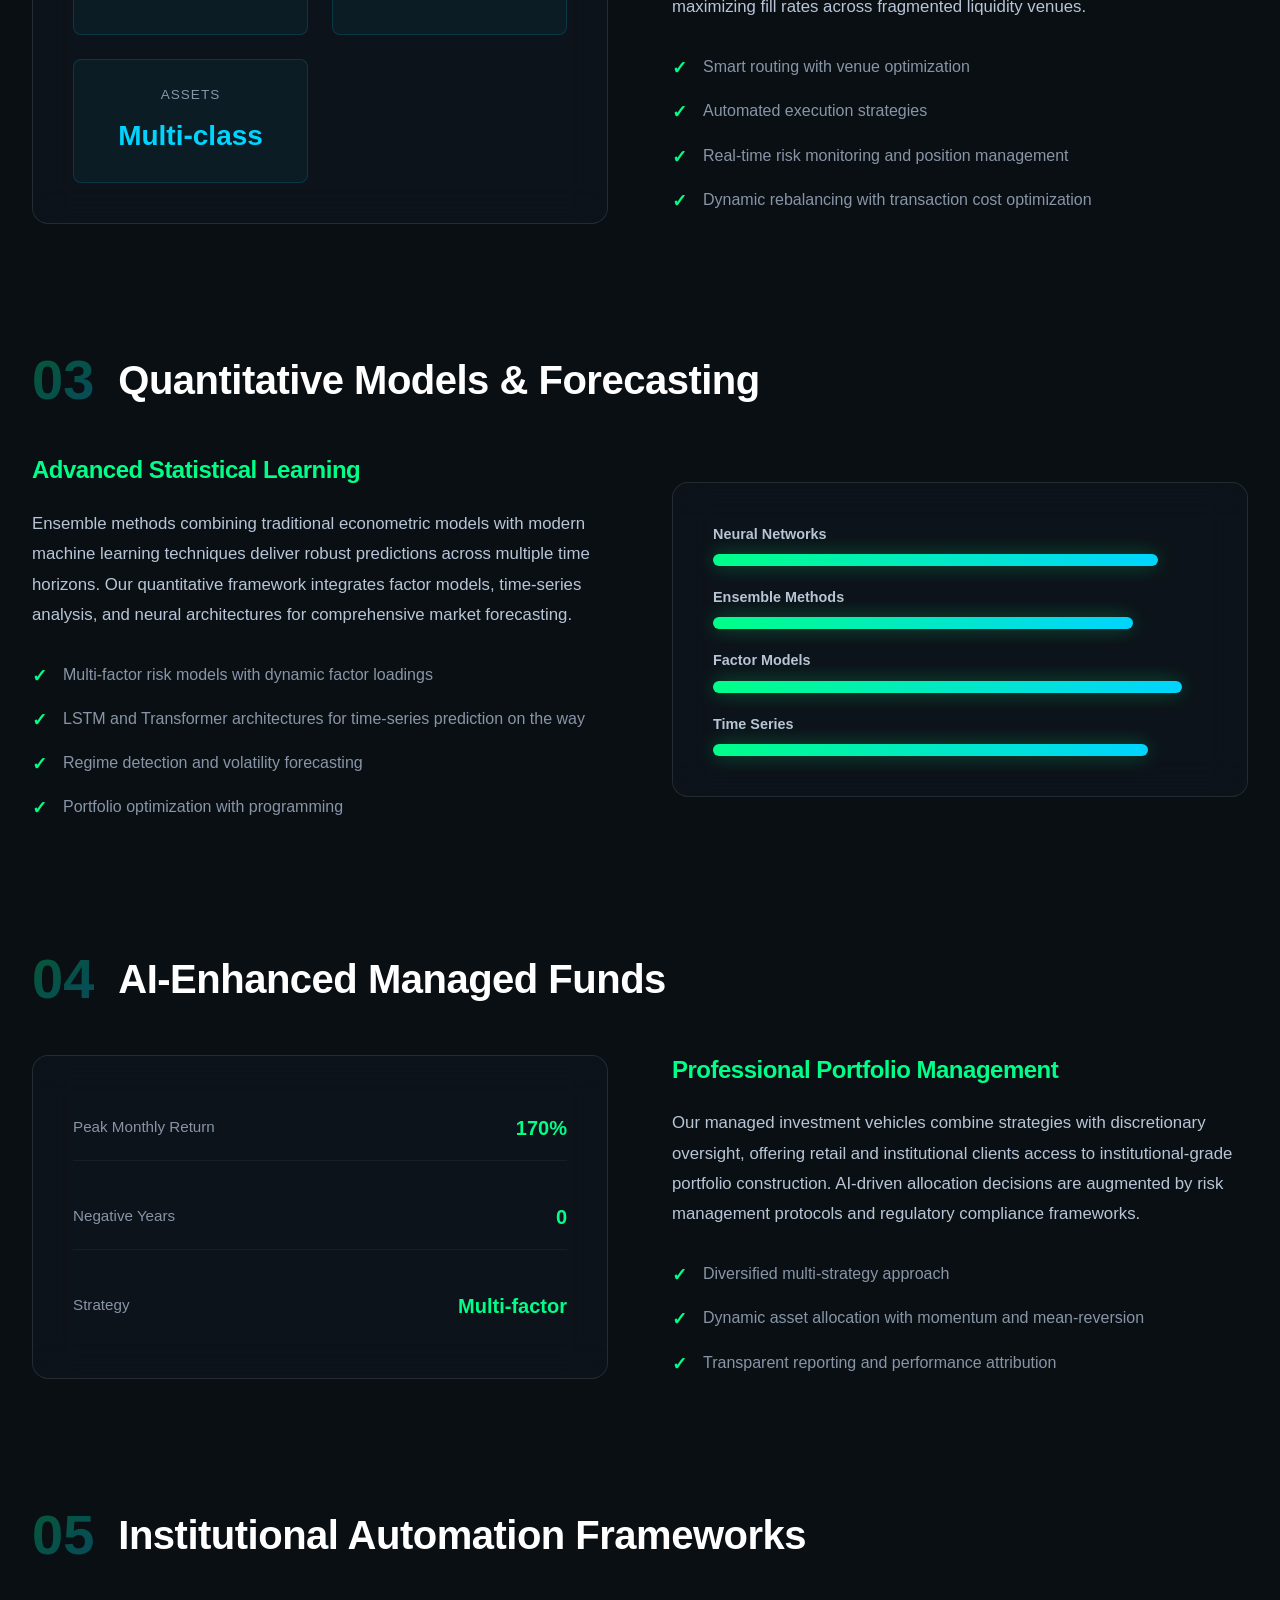
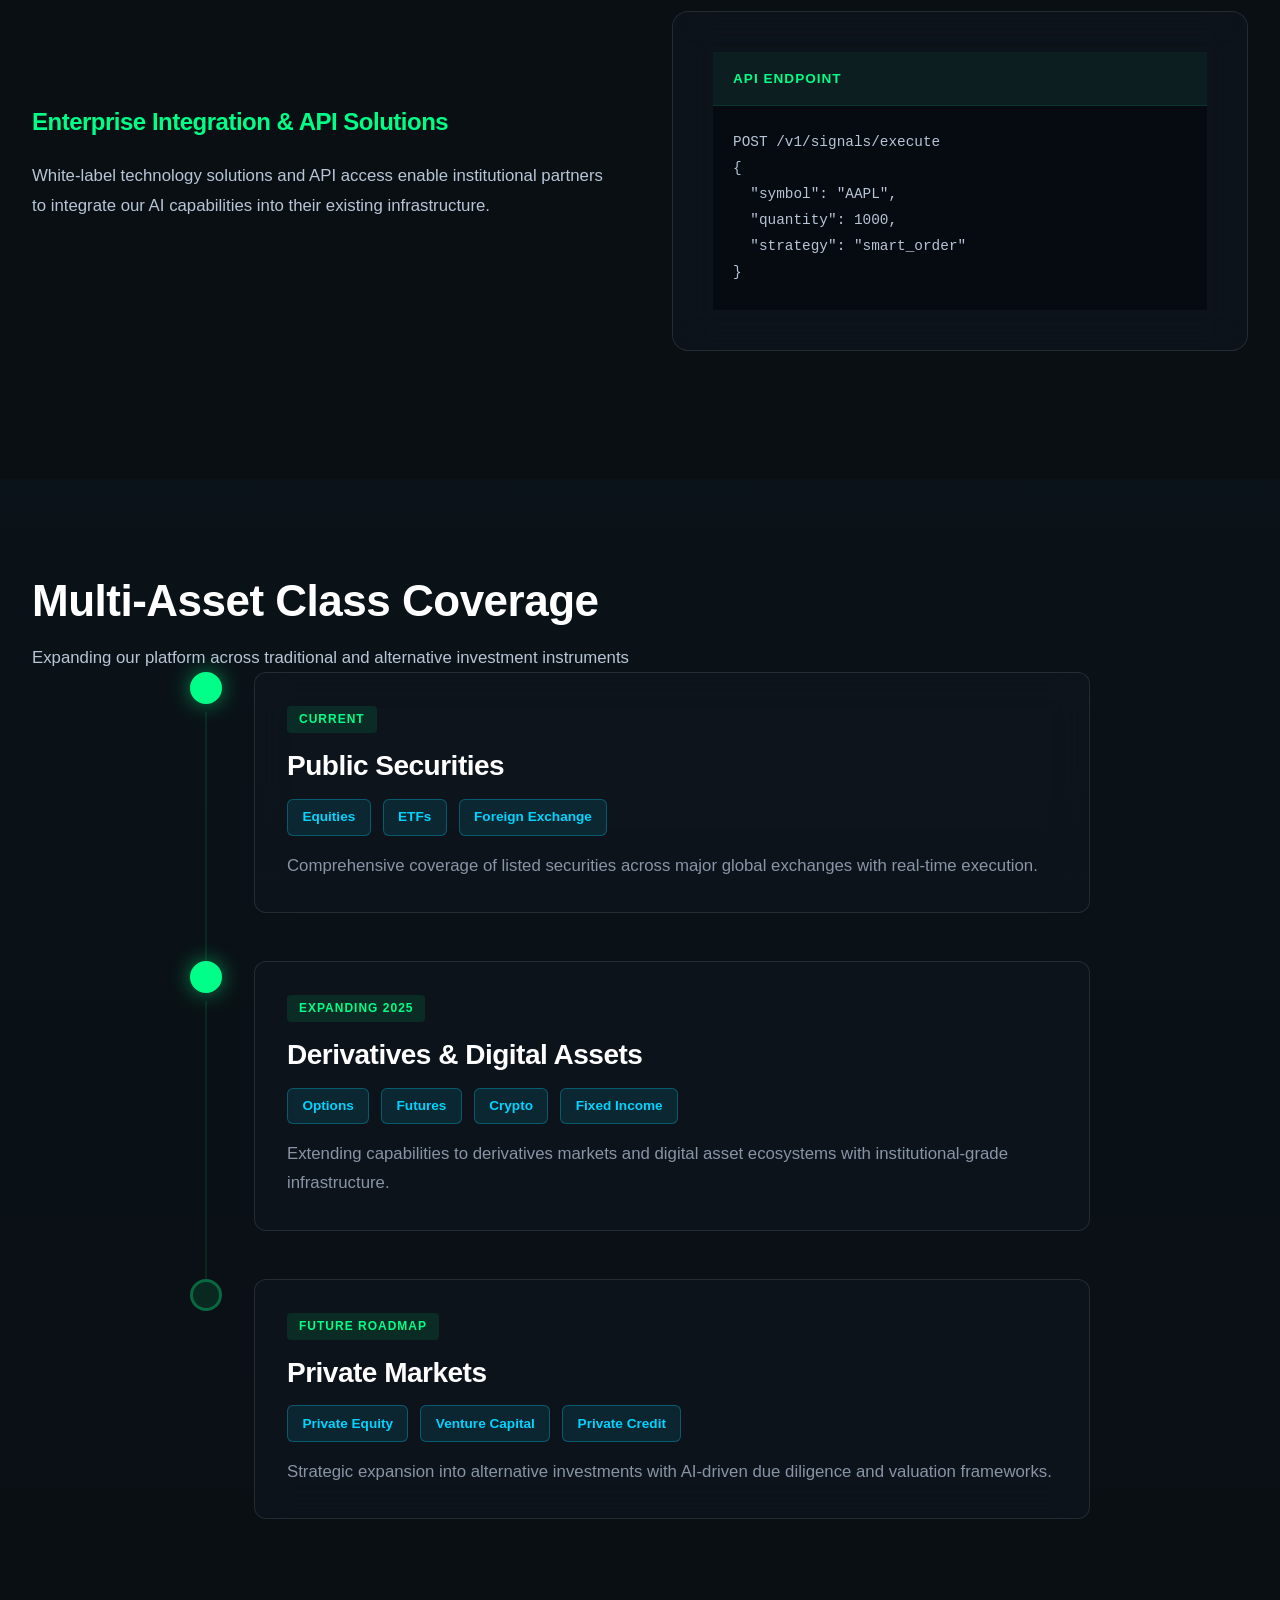
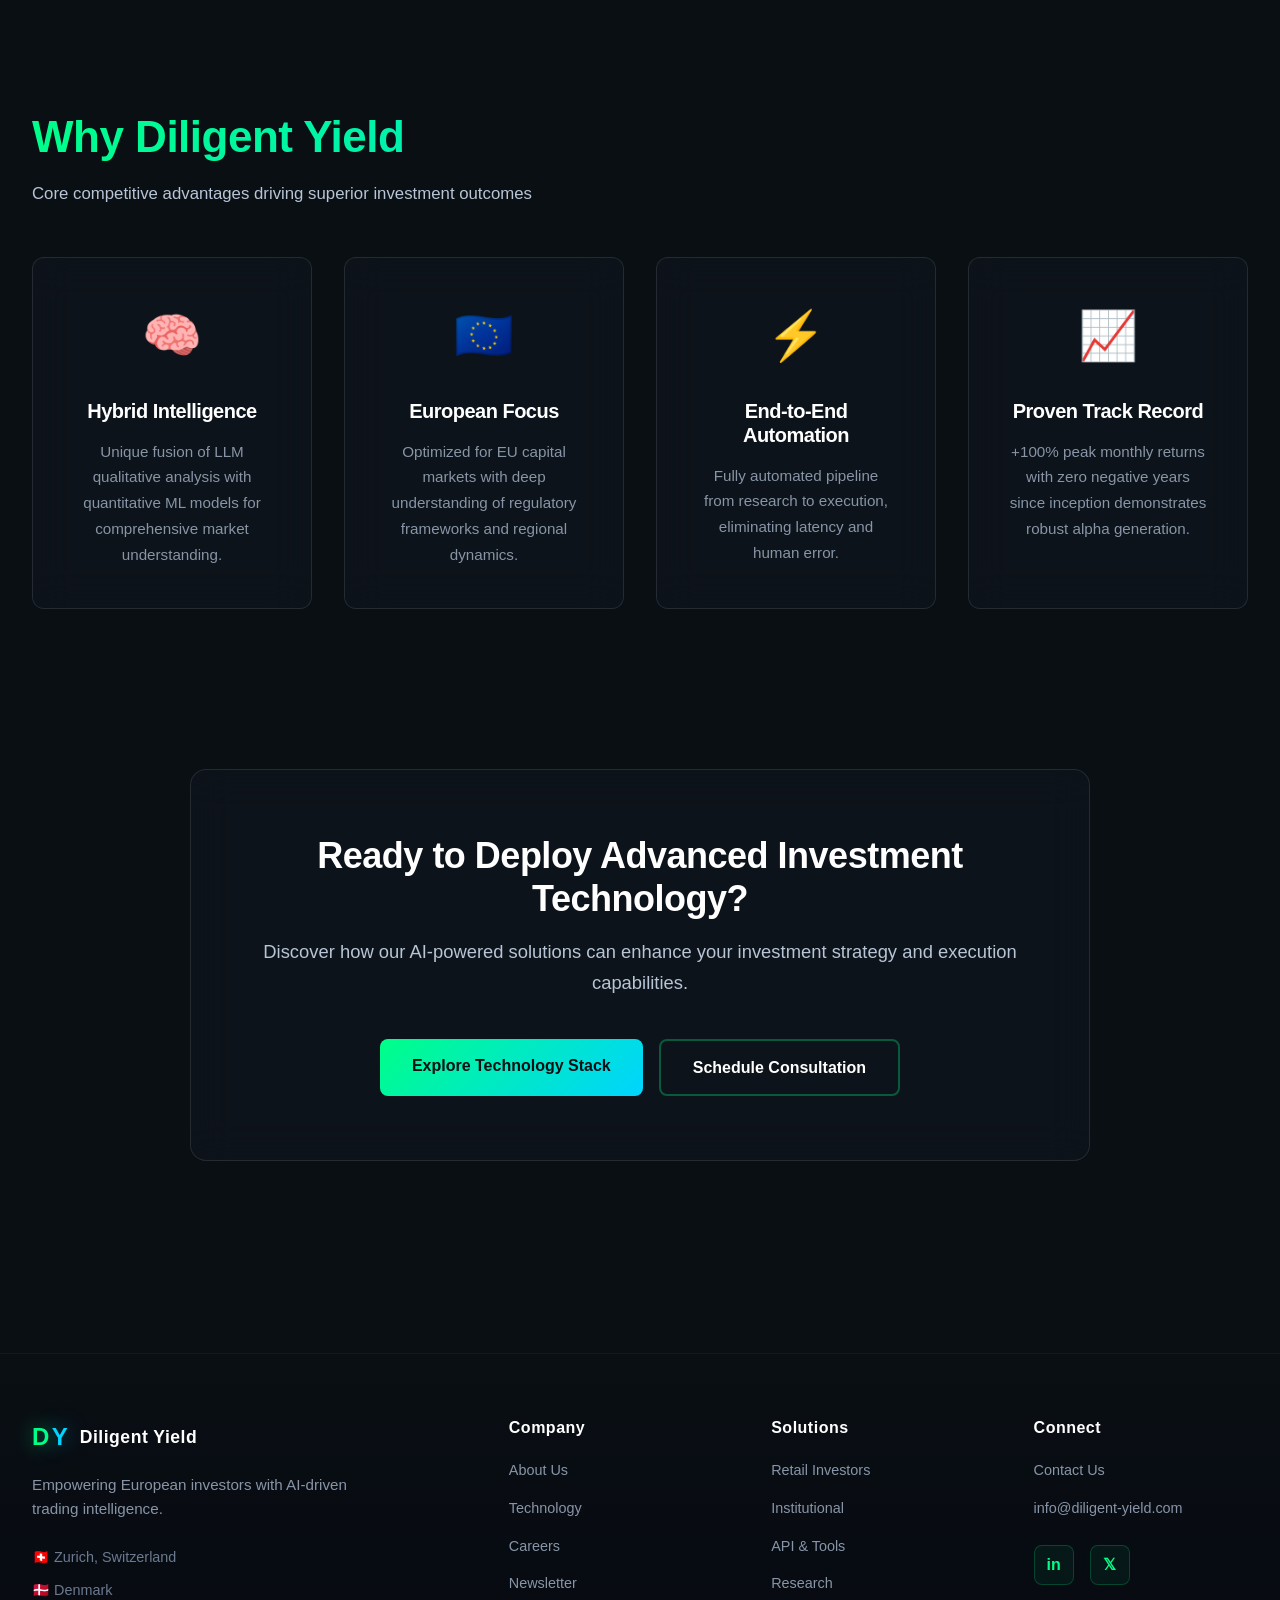
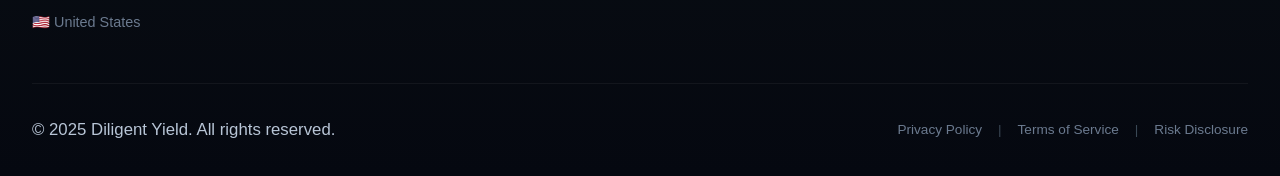
<file: solutions.html>
<!DOCTYPE html>
<html lang="en">
<head>
  <meta charset="UTF-8">
  <meta name="viewport" content="width=device-width, initial-scale=1.0">
  <meta name="description" content="AI-powered investment solutions for retail and institutional clients. Advanced trading automation, LLM-driven research, and quantitative modeling.">
  <title>Solutions | Diligent Yield</title>
  <link rel="icon" type="image/x-icon" href="assets/images/logo_DY.jpg">
  
  <!-- CSS -->
  <link rel="stylesheet" href="assets/css/main.css">
  <link rel="stylesheet" href="assets/css/navbar.css">
  <link rel="stylesheet" href="assets/css/footer.css">
  <link rel="stylesheet" href="assets/css/solutions.css">
</head>
<body>
  
  <!-- Navbar -->
  <nav class="navbar" id="navbar">
    <div class="nav-container">
      <a href="index.html" class="nav-logo">
        <div class="logo-icon">
          <span class="logo-d">D</span>
          <span class="logo-y">Y</span>
        </div>
        <span class="logo-text">Diligent Yield</span>
      </a>
      
      <button class="nav-toggle" id="navToggle" aria-label="Toggle navigation">
        <span class="hamburger"></span>
        <span class="hamburger"></span>
        <span class="hamburger"></span>
      </button>
      
      <ul class="nav-menu" id="navMenu">
        <li class="nav-item">
          <a href="index.html" class="nav-link">Home</a>
        </li>
        <li class="nav-item">
          <a href="solutions.html" class="nav-link">Solutions</a>
        </li>
        <li class="nav-item">
          <a href="technology.html" class="nav-link">Technology</a>
        </li>
        <li class="nav-item">
          <a href="about.html" class="nav-link">About</a>
        </li>
        <li class="nav-item">
          <a href="careers.html" class="nav-link">Careers</a>
        </li>
        <li class="nav-item">
          <a href="newsletter.html" class="nav-link">Newsletter</a>
        </li>
        <li class="nav-item">
          <a href="contact.html" class="nav-link nav-link-cta">Get in Touch</a>
        </li>
      </ul>
    </div>
  </nav>

  <!-- Header Section -->
  <section class="page-header">
    <div class="container">
      <div class="header-content">
        <div class="header-label">Our Offerings</div>
        <h1>Comprehensive Investment Solutions</h1>
        <p class="header-description">
          Advanced AI-powered investment intelligence and automated trading solutions 
          engineered for superior alpha generation and risk-adjusted returns across global markets.
        </p>
      </div>
    </div>
    <div class="header-gradient"></div>
  </section>

  <!-- Core Solutions Grid -->
  <section class="section solutions-main">
    <div class="container">
      
      <!-- AI Investment Research -->
      <div class="solution-block" id="retail">
        <div class="solution-header">
          <span class="solution-number">01</span>
          <h2>AI Investment Research</h2>
        </div>
        <div class="solution-grid">
          <div class="solution-content">
            <h3>LLM-Driven Qualitative Analysis</h3>
            <p>
              Our large language models process vast amounts of unstructured data including earnings 
              transcripts, regulatory filings, news sentiment, and market commentary to extract 
              actionable investment signals. Advanced NLP techniques identify alpha-generating 
              opportunities before they're priced into the market.
            </p>
            <ul class="feature-list">
              <li>
                <span class="feature-icon">✓</span>
                <span>Real-time sentiment analysis across multiple data sources</span>
              </li>
              <li>
                <span class="feature-icon">✓</span>
                <span>Automated event detection and impact assessment</span>
              </li>
              <li>
                <span class="feature-icon">WIP</span>
                <span>Multi-language processing for global market coverage</span>
              </li>
              <li>
                <span class="feature-icon">✓</span>
                <span>Contextual understanding of market-moving information</span>
              </li>
            </ul>
          </div>
          <div class="solution-visual">
            <div class="visual-box glass">
              <div class="data-flow">
                <div class="flow-item">Data Ingestion</div>
                <div class="flow-arrow">↓</div>
                <div class="flow-item">LLM Processing</div>
                <div class="flow-arrow">↓</div>
                <div class="flow-item">Signal Extraction</div>
                <div class="flow-arrow">↓</div>
                <div class="flow-item">Portfolio Integration</div>
              </div>
            </div>
          </div>
        </div>
      </div>

      <!-- Autonomous Trading -->
      <div class="solution-block" id="institutional">
        <div class="solution-header">
          <span class="solution-number">02</span>
          <h2>Autonomous Trading Agents</h2>
        </div>
        <div class="solution-grid">
          <div class="solution-visual">
            <div class="visual-box glass">
              <div class="metrics-grid">
                <div class="metric-item">
                  <div class="metric-label">Execution Speed</div>
                  <div class="metric-value">< 1m</div>
                </div>
                <div class="metric-item">
                  <div class="metric-label">Markets</div>
                  <div class="metric-value">International</div>
                </div>
                <div class="metric-item">
                  <div class="metric-label">Assets</div>
                  <div class="metric-value">Multi-class</div>
                </div>
              </div>
            </div>
          </div>
          <div class="solution-content">
            <h3>Intelligent Execution Automation</h3>
            <p>
              Proprietary execution algorithms optimize trade implementation through  adaptive execution strategies. Our systems will
              minimize market impact while maximizing fill rates across fragmented liquidity venues.
            </p>
            <ul class="feature-list">
              <li>
                <span class="feature-icon">✓</span>
                <span>Smart routing with venue optimization</span>
              </li>
              <li>
                <span class="feature-icon">✓</span>
                <span>Automated execution strategies </span>
              </li>
              <li>
                <span class="feature-icon">✓</span>
                <span>Real-time risk monitoring and position management</span>
              </li>
              <li>
                <span class="feature-icon">✓</span>
                <span>Dynamic rebalancing with transaction cost optimization</span>
              </li>
            </ul>
          </div>
        </div>
      </div>

      <!-- Quantitative Models -->
      <div class="solution-block">
        <div class="solution-header">
          <span class="solution-number">03</span>
          <h2>Quantitative Models & Forecasting</h2>
        </div>
        <div class="solution-grid">
          <div class="solution-content">
            <h3>Advanced Statistical Learning</h3>
            <p>
              Ensemble methods combining traditional econometric models with modern machine learning 
              techniques deliver robust predictions across multiple time horizons. Our quantitative 
              framework integrates factor models, time-series analysis, and neural architectures 
              for comprehensive market forecasting.
            </p>
            <ul class="feature-list">
              <li>
                <span class="feature-icon">✓</span>
                <span>Multi-factor risk models with dynamic factor loadings</span>
              </li>
              <li>
                <span class="feature-icon">✓</span>
                <span>LSTM and Transformer architectures for time-series prediction on the way</span>
              </li>
              <li>
                <span class="feature-icon">✓</span>
                <span>Regime detection and volatility forecasting</span>
              </li>
              <li>
                <span class="feature-icon">✓</span>
                <span>Portfolio optimization with programming</span>
              </li>
            </ul>
          </div>
          <div class="solution-visual">
            <div class="visual-box glass">
              <div class="model-stack">
                <div class="model-layer">
                  <span class="layer-label">Neural Networks</span>
                  <div class="layer-bar" style="width: 90%"></div>
                </div>
                <div class="model-layer">
                  <span class="layer-label">Ensemble Methods</span>
                  <div class="layer-bar" style="width: 85%"></div>
                </div>
                <div class="model-layer">
                  <span class="layer-label">Factor Models</span>
                  <div class="layer-bar" style="width: 95%"></div>
                </div>
                <div class="model-layer">
                  <span class="layer-label">Time Series</span>
                  <div class="layer-bar" style="width: 88%"></div>
                </div>
              </div>
            </div>
          </div>
        </div>
      </div>

      <!-- Managed Funds -->
      <div class="solution-block">
        <div class="solution-header">
          <span class="solution-number">04</span>
          <h2>AI-Enhanced Managed Funds</h2>
        </div>
        <div class="solution-grid">
          <div class="solution-visual">
            <div class="visual-box glass">
              <div class="fund-stats">
                <div class="stat-row">
                  <span class="stat-label">Peak Monthly Return</span>
                  <span class="stat-value-small">170%</span>
                </div>
                <div class="stat-row">
                  <span class="stat-label">Negative Years</span>
                  <span class="stat-value-small">0</span>
                </div>
                <div class="stat-row">
                  <span class="stat-label">Strategy</span>
                  <span class="stat-value-small">Multi-factor</span>
                </div>
              </div>
            </div>
          </div>
          <div class="solution-content">
            <h3>Professional Portfolio Management</h3>
            <p>
              Our managed investment vehicles combine strategies with discretionary 
              oversight, offering retail and institutional clients access to institutional-grade 
              portfolio construction. AI-driven allocation decisions are augmented by risk management 
              protocols and regulatory compliance frameworks.
            </p>
            <ul class="feature-list">
              <li>
                <span class="feature-icon">✓</span>
                <span>Diversified multi-strategy approach</span>
              </li>
              <li>
                <span class="feature-icon">✓</span>
                <span>Dynamic asset allocation with momentum and mean-reversion</span>
              </li>
              <li>
                <span class="feature-icon">✓</span>
                <span>Transparent reporting and performance attribution</span>
              </li>
            </ul>
          </div>
        </div>
      </div>

      <!-- API & Institutional -->
      <div class="solution-block" id="api">
        <div class="solution-header">
          <span class="solution-number">05</span>
          <h2>Institutional Automation Frameworks</h2>
        </div>
        <div class="solution-grid">
          <div class="solution-content">
            <h3>Enterprise Integration & API Solutions</h3>
            <p>
              White-label technology solutions and API access enable institutional partners to 
              integrate our AI capabilities into their existing infrastructure. 
            </p>
            <!-- <ul class="feature-list">
              <li>
                <span class="feature-icon">✓</span>
                <span>RESTful API with comprehensive documentation</span>
              </li>
              <li>
                <span class="feature-icon">✓</span>
                <span>WebSocket streams for real-time market data and signals</span>
              </li>
              <li>
                <span class="feature-icon">✓</span>
                <span>Custom integration support and dedicated infrastructure</span>
              </li>
              <li>
                <span class="feature-icon">✓</span>
                <span>FIX protocol support for institutional connectivity</span>
              </li>
            </ul> -->
          </div>
          <div class="solution-visual">
            <div class="visual-box glass">
              <div class="api-example">
                <div class="code-header">API Endpoint</div>
                <code class="code-snippet">
POST /v1/signals/execute<br>
{<br>
&nbsp;&nbsp;"symbol": "AAPL",<br>
&nbsp;&nbsp;"quantity": 1000,<br>
&nbsp;&nbsp;"strategy": "smart_order"<br>
}
                </code>
              </div>
            </div>
          </div>
        </div>
      </div>

    </div>
  </section>

  <!-- Asset Classes Timeline -->
  <section class="section asset-classes">
    <div class="container">
      <div class="section-header">
        <h2>Multi-Asset Class Coverage</h2>
        <p>Expanding our platform across traditional and alternative investment instruments</p>
      </div>
      
      <div class="timeline">
        <div class="timeline-item active">
          <div class="timeline-marker"></div>
          <div class="timeline-content glass">
            <span class="timeline-label">Current</span>
            <h3>Public Securities</h3>
            <div class="asset-list">
              <span class="asset-tag">Equities</span>
              <span class="asset-tag">ETFs</span>
              <span class="asset-tag">Foreign Exchange</span>
            </div>
            <p>Comprehensive coverage of listed securities across major global exchanges with real-time execution.</p>
          </div>
        </div>
        
        <div class="timeline-item active">
          <div class="timeline-marker"></div>
          <div class="timeline-content glass">
            <span class="timeline-label">Expanding 2025</span>
            <h3>Derivatives & Digital Assets</h3>
            <div class="asset-list">
              <span class="asset-tag">Options</span>
              <span class="asset-tag">Futures</span>
              <span class="asset-tag">Crypto</span>
              <span class="asset-tag">Fixed Income</span>
            </div>
            <p>Extending capabilities to derivatives markets and digital asset ecosystems with institutional-grade infrastructure.</p>
          </div>
        </div>
        
        <div class="timeline-item">
          <div class="timeline-marker"></div>
          <div class="timeline-content glass">
            <span class="timeline-label">Future Roadmap</span>
            <h3>Private Markets</h3>
            <div class="asset-list">
              <span class="asset-tag">Private Equity</span>
              <span class="asset-tag">Venture Capital</span>
              <span class="asset-tag">Private Credit</span>
            </div>
            <p>Strategic expansion into alternative investments with AI-driven due diligence and valuation frameworks.</p>
          </div>
        </div>
      </div>
    </div>
  </section>

  <!-- Key Differentiators -->
  <section class="section differentiators">
    <div class="container">
      <div class="section-header">
        <h2 class="gradient-text">Why Diligent Yield</h2>
        <p>Core competitive advantages driving superior investment outcomes</p>
      </div>
      
      <div class="grid grid-4 differentiator-grid">
        <div class="differentiator-card glass">
          <div class="diff-icon">🧠</div>
          <h3>Hybrid Intelligence</h3>
          <p>Unique fusion of LLM qualitative analysis with quantitative ML models for comprehensive market understanding.</p>
        </div>
        
        <div class="differentiator-card glass">
          <div class="diff-icon">🇪🇺</div>
          <h3>European Focus</h3>
          <p>Optimized for EU capital markets with deep understanding of regulatory frameworks and regional dynamics.</p>
        </div>
        
        <div class="differentiator-card glass">
          <div class="diff-icon">⚡</div>
          <h3>End-to-End Automation</h3>
          <p>Fully automated pipeline from research to execution, eliminating latency and human error.</p>
        </div>
        
        <div class="differentiator-card glass">
          <div class="diff-icon">📈</div>
          <h3>Proven Track Record</h3>
          <p>+100% peak monthly returns with zero negative years since inception demonstrates robust alpha generation.</p>
        </div>
      </div>
    </div>
  </section>

  <!-- CTA Section -->
  <section class="section solutions-cta">
    <div class="container">
      <div class="cta-box glass">
        <h2>Ready to Deploy Advanced Investment Technology?</h2>
        <p>Discover how our AI-powered solutions can enhance your investment strategy and execution capabilities.</p>
        <div class="cta-buttons">
          <a href="technology.html" class="btn btn-primary">Explore Technology Stack</a>
          <a href="contact.html" class="btn btn-secondary">Schedule Consultation</a>
        </div>
      </div>
    </div>
  </section>

  <!-- Footer -->
  <footer class="footer">
    <div class="footer-container">
      <div class="footer-grid">
        <div class="footer-column footer-brand">
          <div class="footer-logo">
            <div class="logo-icon">
              <span class="logo-d">D</span>
              <span class="logo-y">Y</span>
            </div>
            <span class="logo-text">Diligent Yield</span>
          </div>
          <p class="footer-tagline">Empowering European investors with AI-driven trading intelligence.</p>
          <div class="footer-locations">
            <p>🇨🇭 Zurich, Switzerland</p>
            <p>🇩🇰 Denmark</p>
            <p>🇺🇸 United States</p>
          </div>
        </div>
        
        <div class="footer-column">
          <h4 class="footer-heading">Company</h4>
          <ul class="footer-links">
            <li><a href="about.html">About Us</a></li>
            <li><a href="technology.html">Technology</a></li>
            <li><a href="careers.html">Careers</a></li>
            <li><a href="newsletter.html">Newsletter</a></li>
          </ul>
        </div>
        
        <div class="footer-column">
          <h4 class="footer-heading">Solutions</h4>
          <ul class="footer-links">
            <li><a href="solutions.html#retail">Retail Investors</a></li>
            <li><a href="solutions.html#institutional">Institutional</a></li>
            <li><a href="solutions.html#api">API & Tools</a></li>
            <li><a href="solutions.html#research">Research</a></li>
          </ul>
        </div>
        
        <div class="footer-column">
          <h4 class="footer-heading">Connect</h4>
          <ul class="footer-links">
            <li><a href="contact.html">Contact Us</a></li>
            <li><a href="mailto:contact@diligentyield.com">info@diligent-yield.com</a></li>
          </ul>
          <div class="footer-social">
            <a href="#" aria-label="LinkedIn" class="social-link">in</a>
            <a href="#" aria-label="Twitter" class="social-link">𝕏</a>
          </div>
        </div>
      </div>
      
      <div class="footer-bottom">
        <p>&copy; 2025 Diligent Yield. All rights reserved.</p>
        <div class="footer-legal">
          <a href="#">Privacy Policy</a>
          <span class="separator">|</span>
          <a href="#">Terms of Service</a>
          <span class="separator">|</span>
          <a href="#">Risk Disclosure</a>
        </div>
      </div>
    </div>
  </footer>

  <!-- JavaScript -->
  <script src="assets/js/navbar.js"></script>
  <script src="assets/js/animations.js"></script>
</body>
</html>
</file>
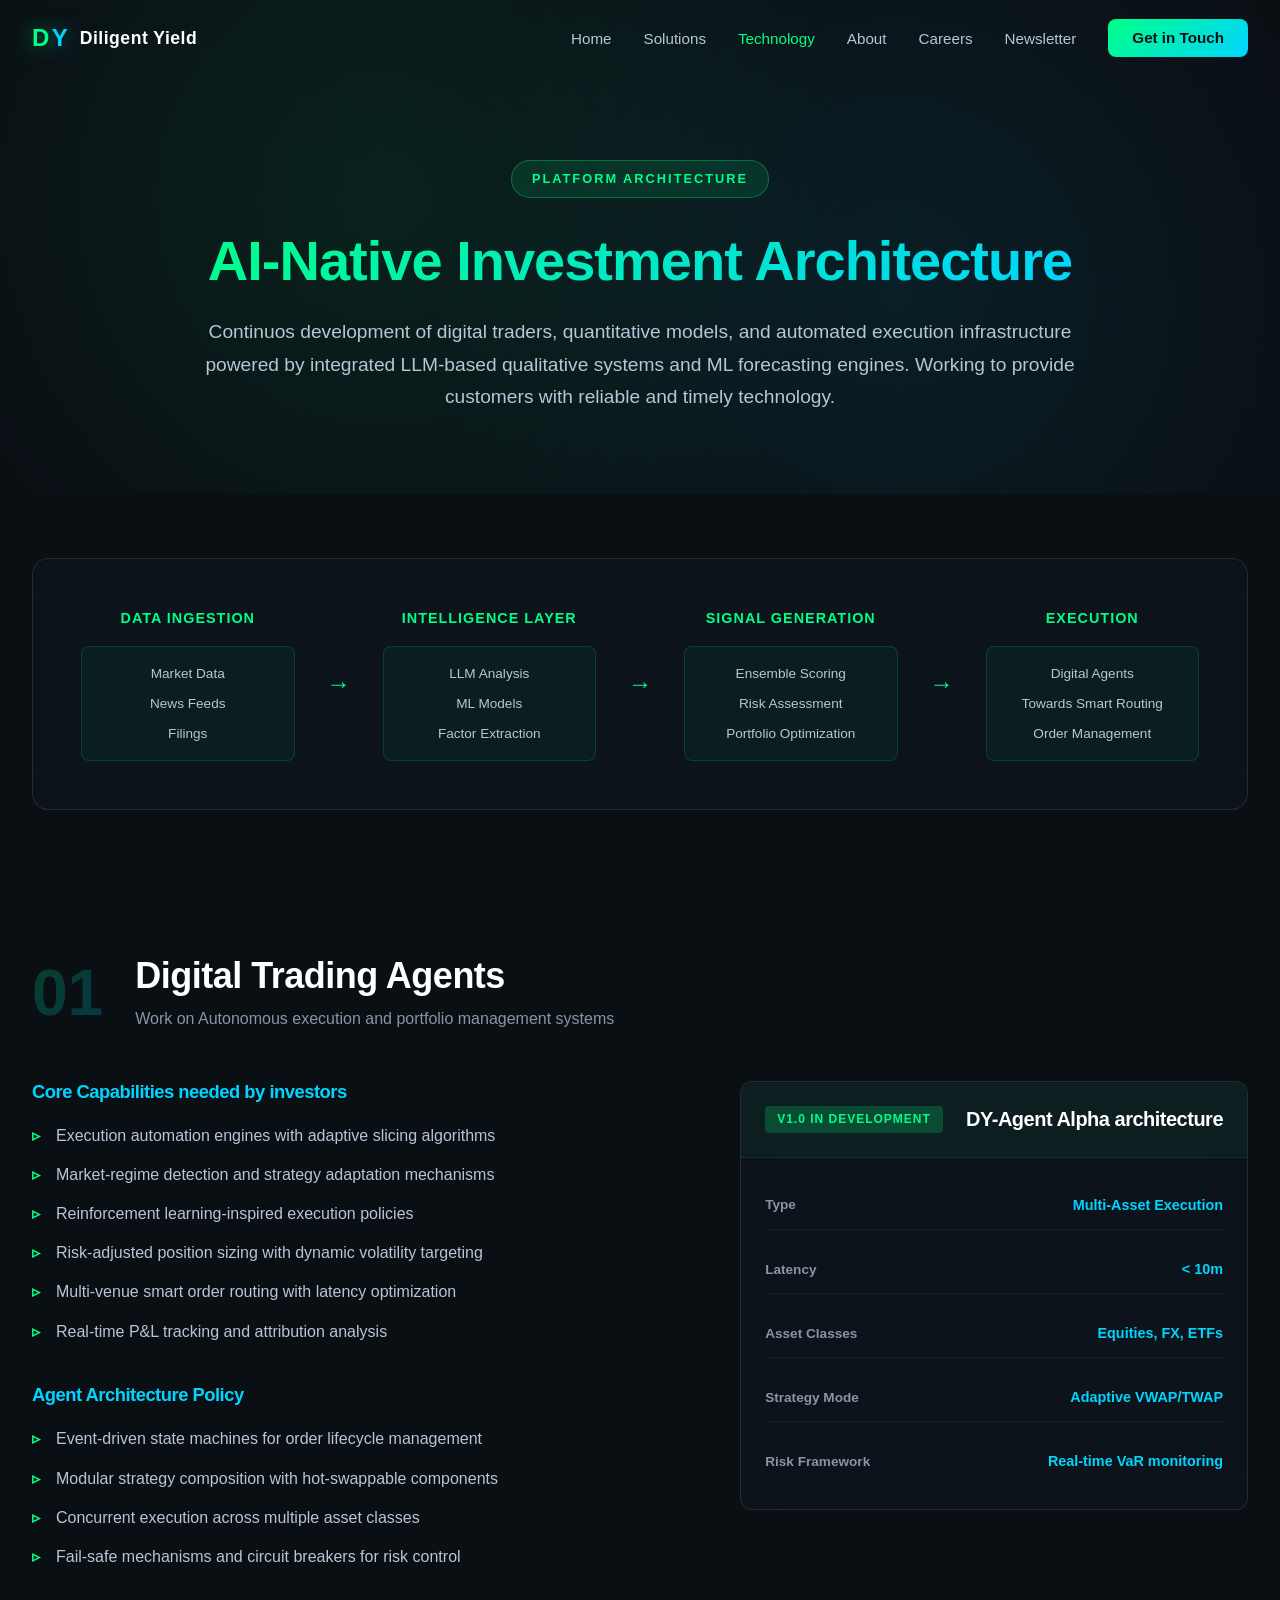
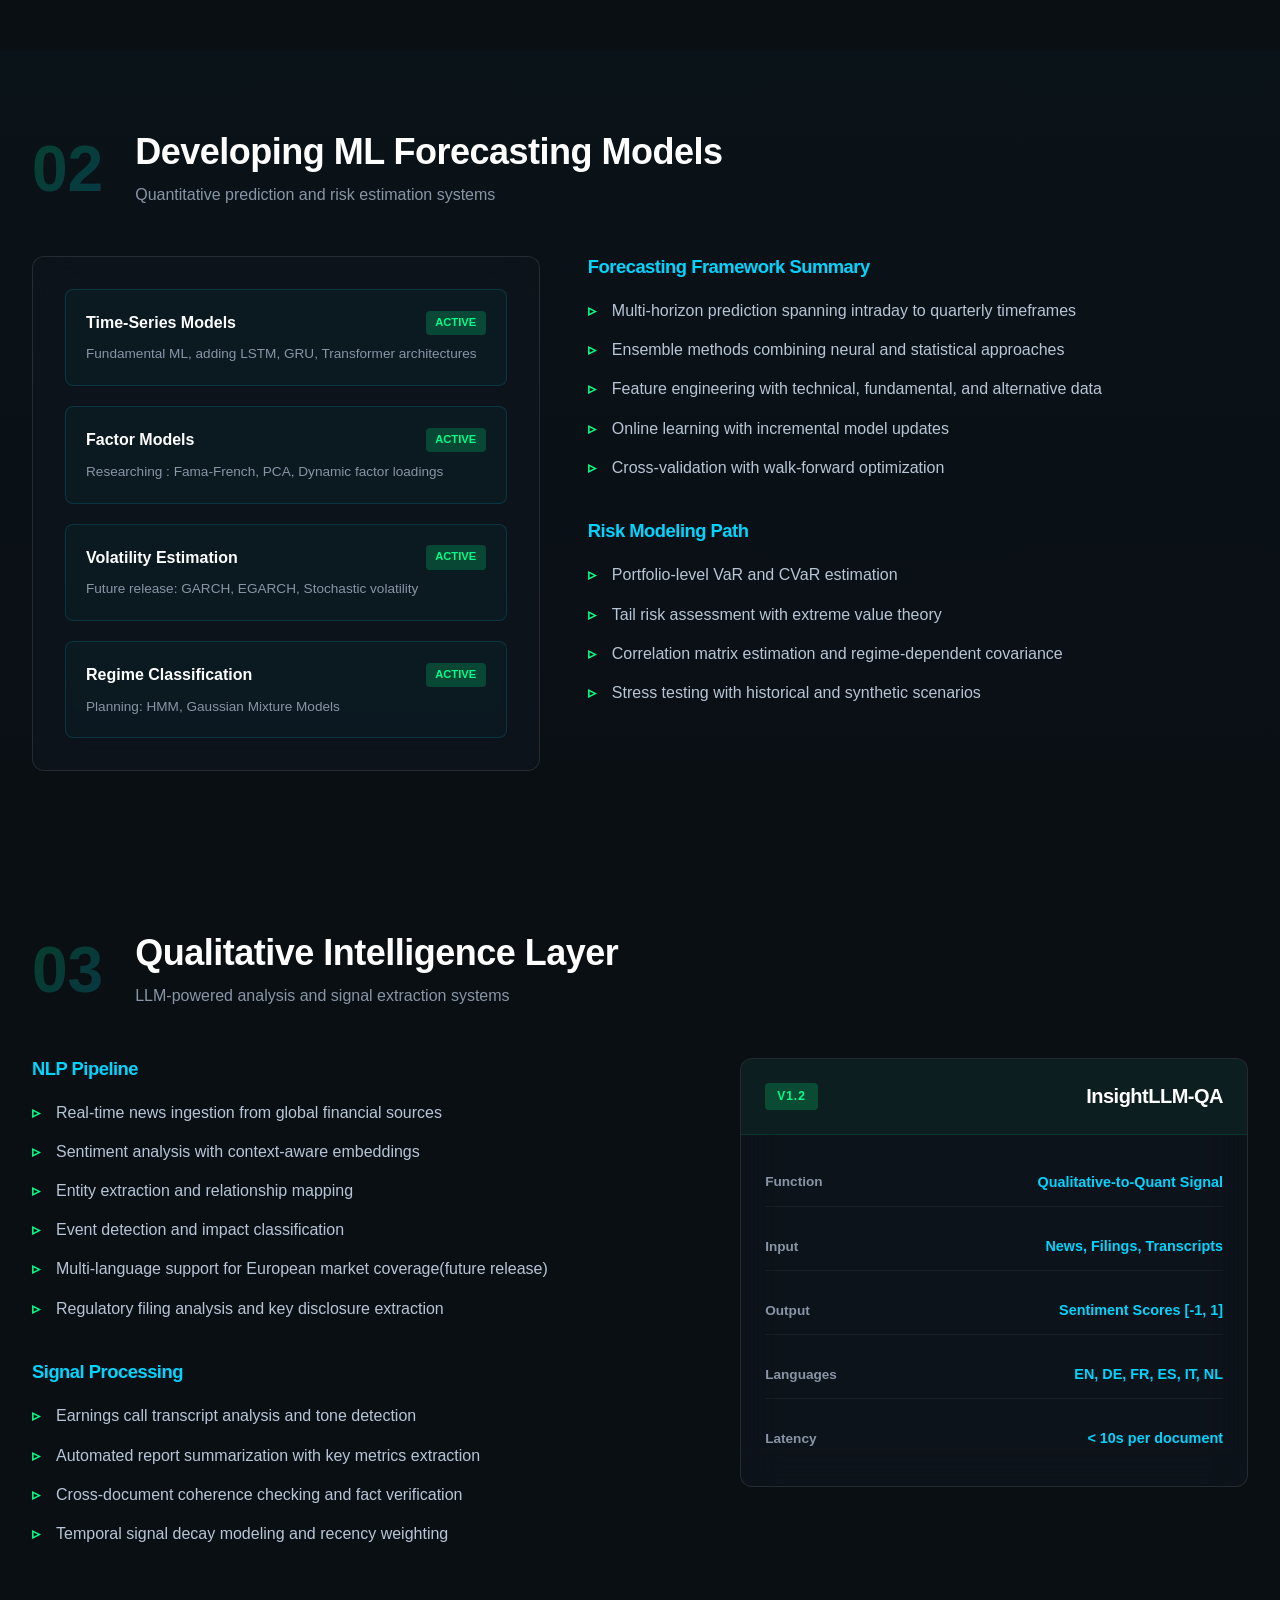
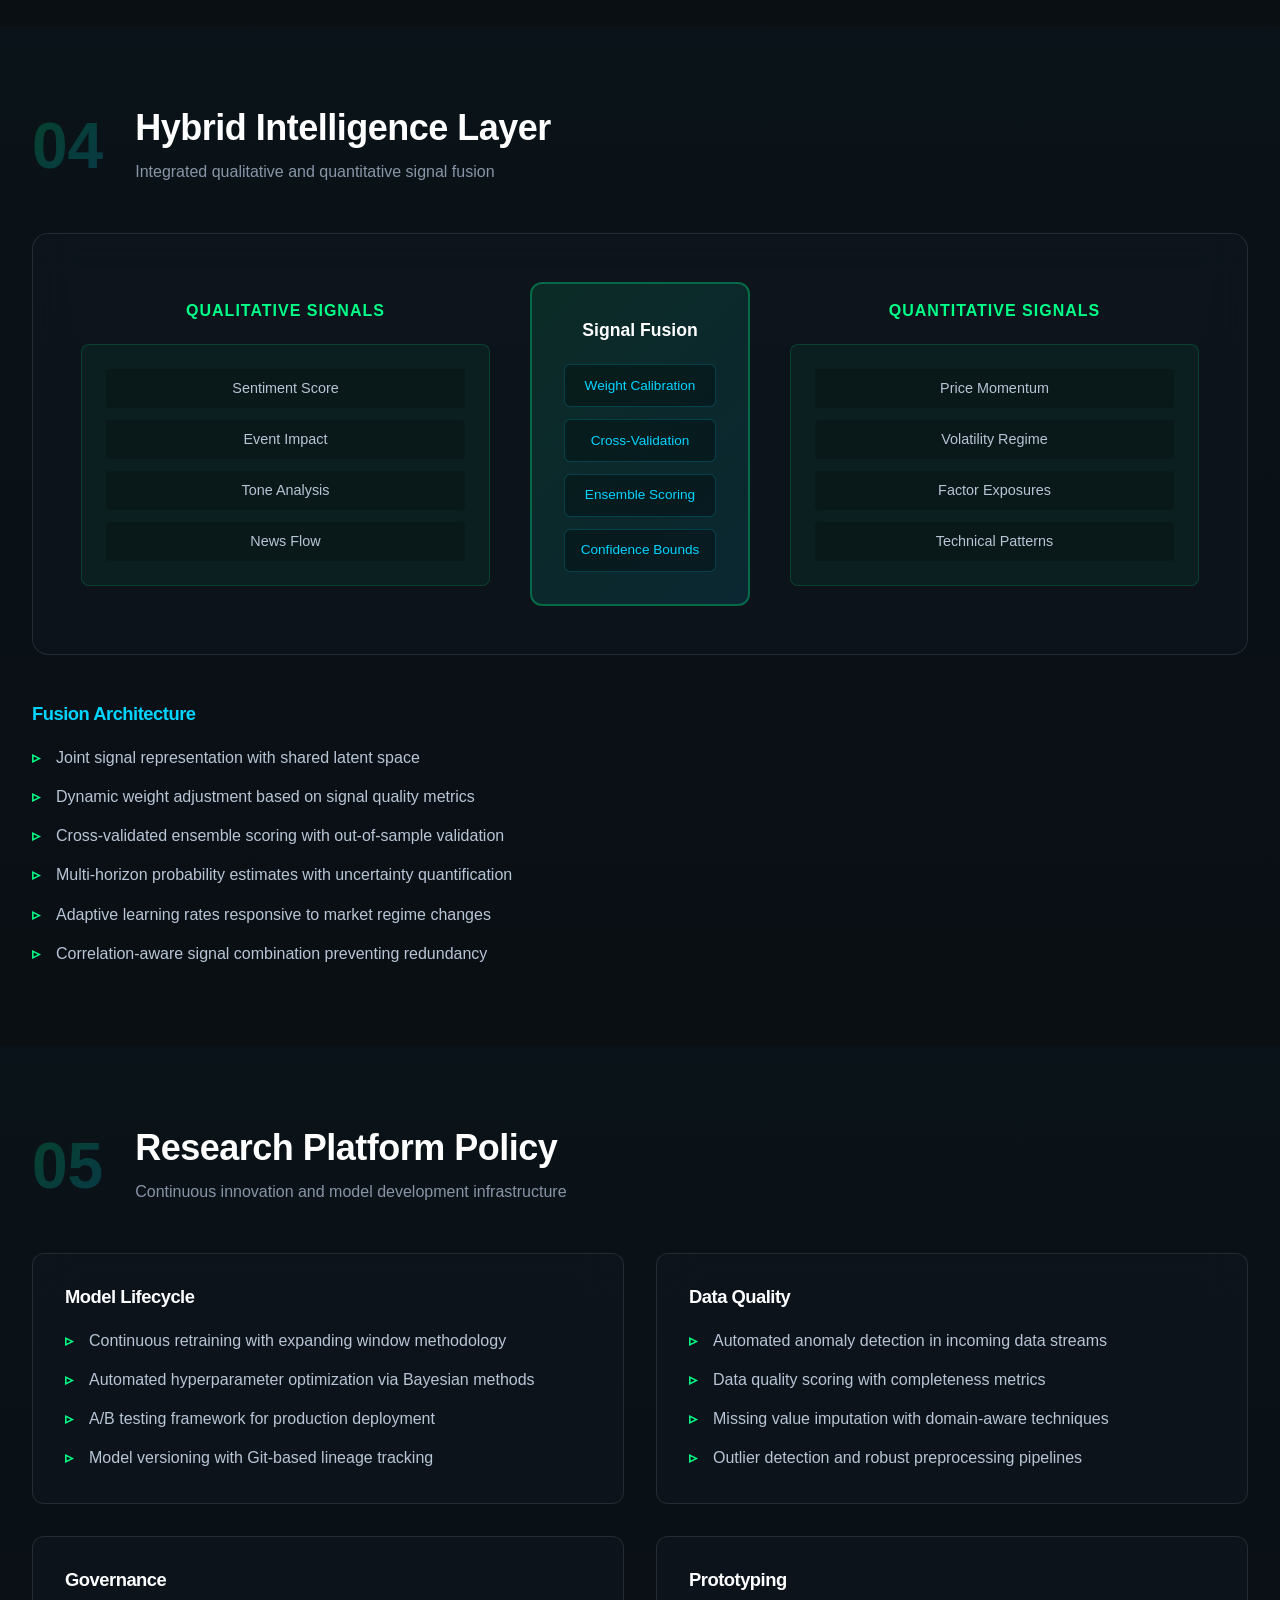
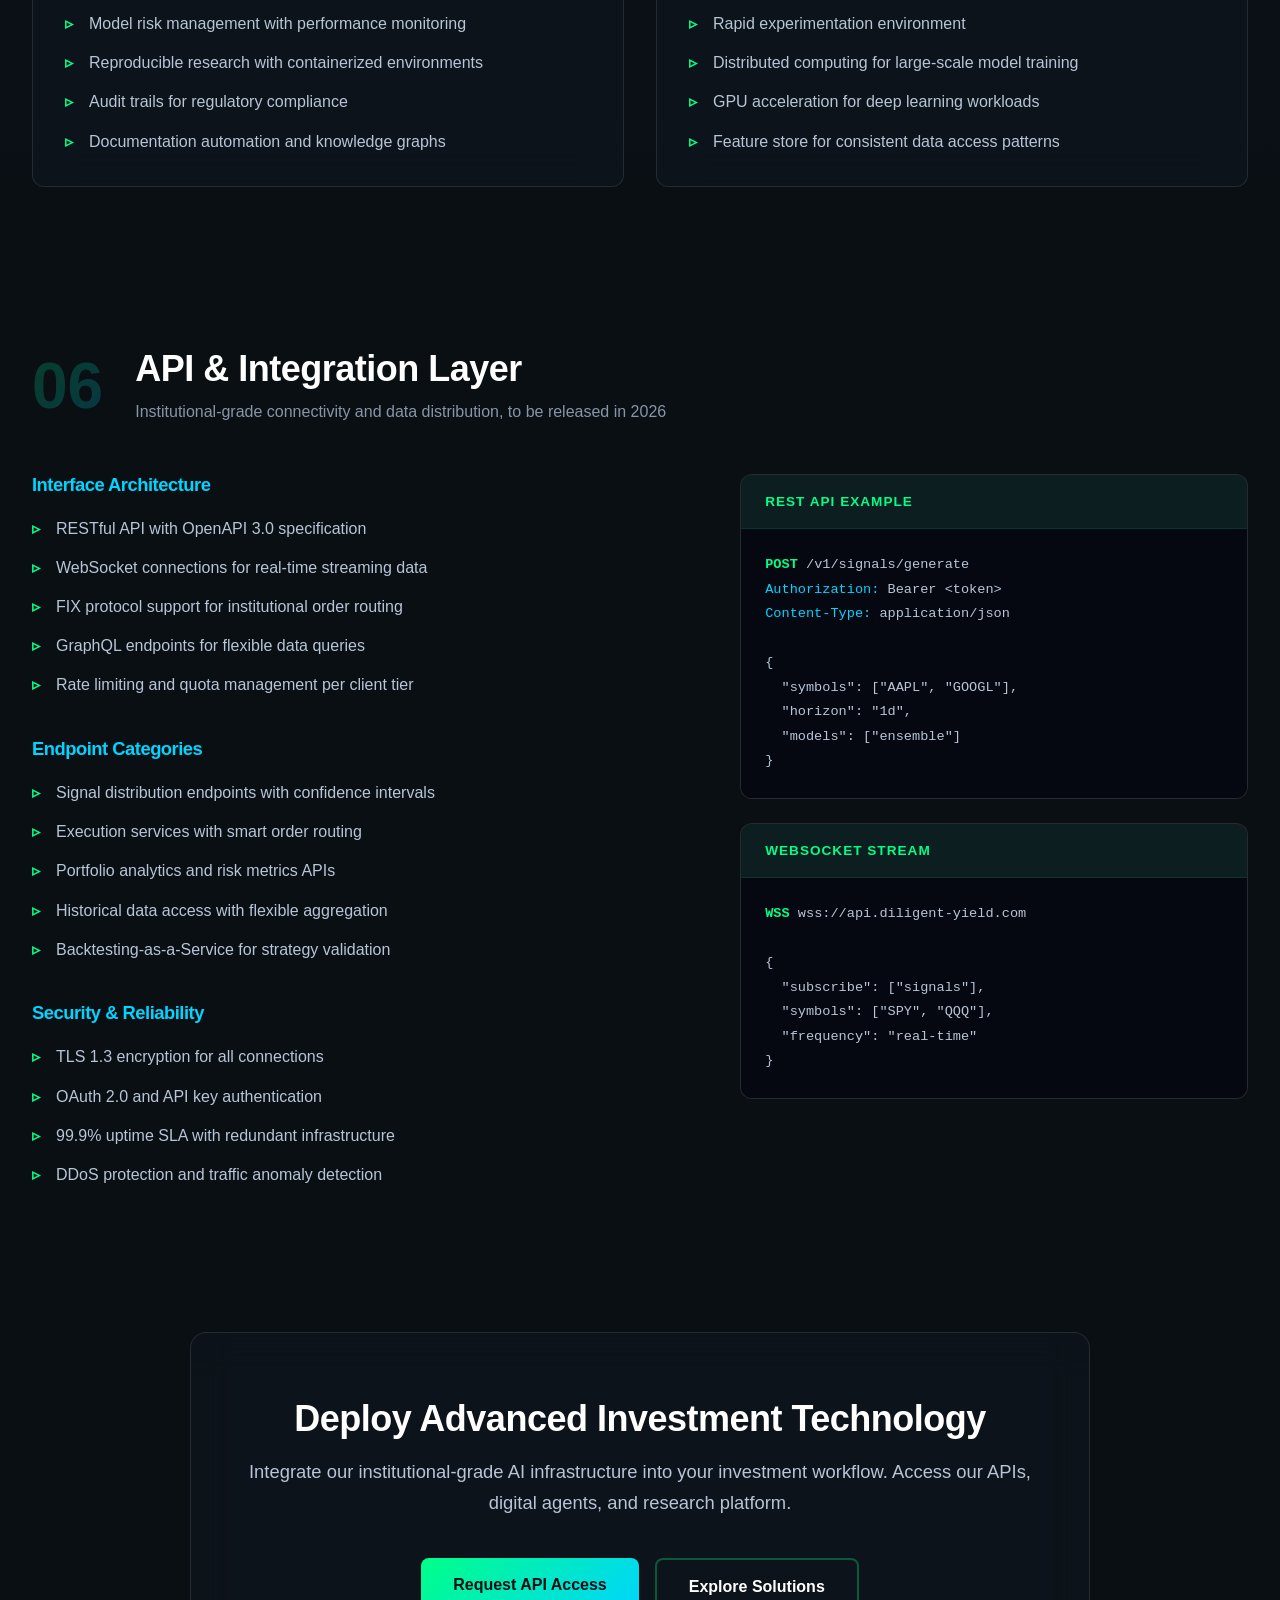
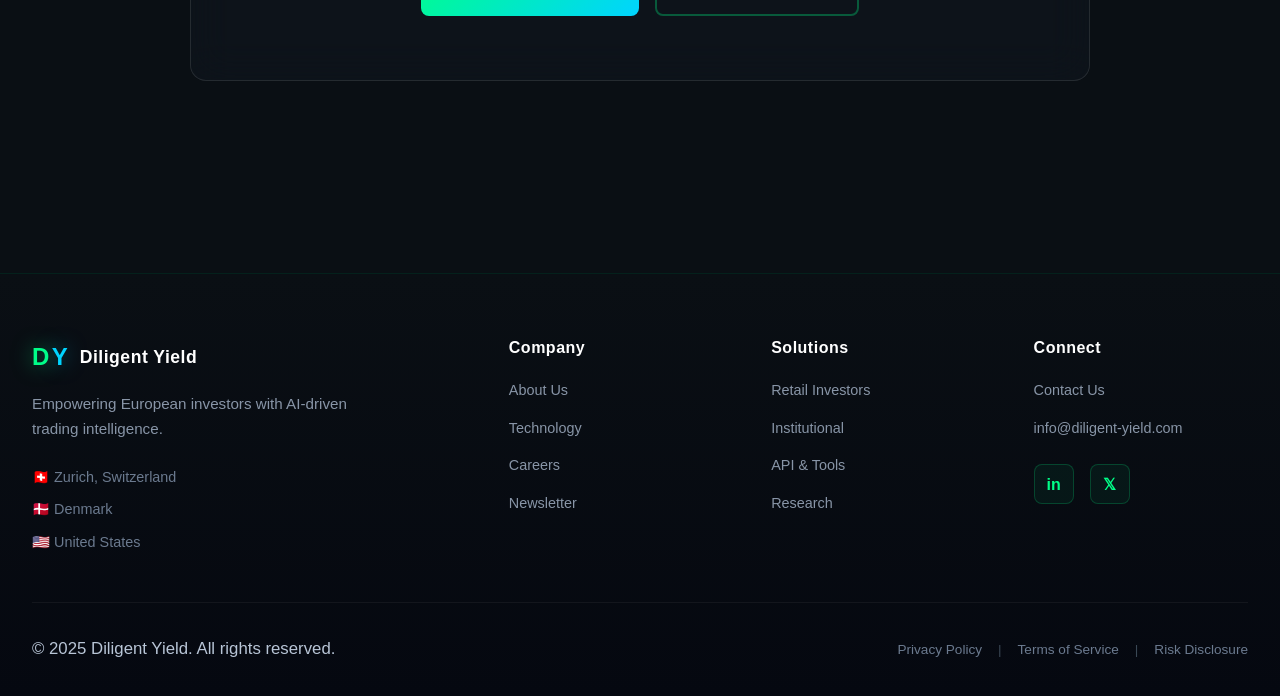
<file: technology.html>
<!DOCTYPE html>
<html lang="en">
<head>
  <meta charset="UTF-8">
  <meta name="viewport" content="width=device-width, initial-scale=1.0">
  <meta name="description" content="Diligent Yield's AI-native investment architecture: digital trading agents, quantitative ML models, and automated execution infrastructure.">
  <title>Technology | Diligent Yield</title>
  <link rel="icon" type="image/x-icon" href="assets/images/logo_DY.jpg">
  
  <!-- CSS -->
  <link rel="stylesheet" href="assets/css/main.css">
  <link rel="stylesheet" href="assets/css/navbar.css">
  <link rel="stylesheet" href="assets/css/footer.css">
  <link rel="stylesheet" href="assets/css/technology.css">
</head>
<body>
  
  <!-- Navbar -->
  <nav class="navbar" id="navbar">
    <div class="nav-container">
      <a href="index.html" class="nav-logo">
        <div class="logo-icon">
          <span class="logo-d">D</span>
          <span class="logo-y">Y</span>
        </div>
        <span class="logo-text">Diligent Yield</span>
      </a>
      
      <button class="nav-toggle" id="navToggle" aria-label="Toggle navigation">
        <span class="hamburger"></span>
        <span class="hamburger"></span>
        <span class="hamburger"></span>
      </button>
      
      <ul class="nav-menu" id="navMenu">
        <li class="nav-item">
          <a href="index.html" class="nav-link">Home</a>
        </li>
        <li class="nav-item">
          <a href="solutions.html" class="nav-link">Solutions</a>
        </li>
        <li class="nav-item">
          <a href="technology.html" class="nav-link">Technology</a>
        </li>
        <li class="nav-item">
          <a href="about.html" class="nav-link">About</a>
        </li>
        <li class="nav-item">
          <a href="careers.html" class="nav-link">Careers</a>
        </li>
        <li class="nav-item">
          <a href="newsletter.html" class="nav-link">Newsletter</a>
        </li>
        <li class="nav-item">
          <a href="contact.html" class="nav-link nav-link-cta">Get in Touch</a>
        </li>
      </ul>
    </div>
  </nav>

  <!-- Page Header -->
  <section class="tech-header">
    <div class="container">
      <div class="header-content">
        <div class="header-label">Platform Architecture</div>
        <h1>AI-Native Investment Architecture</h1>
        <p class="header-subtitle">
          Continuos development of digital traders, quantitative models, and automated execution infrastructure powered by 
          integrated LLM-based qualitative systems and ML forecasting engines. Working to provide customers with reliable and timely technology.        </p>
      </div>
    </div>
    <div class="header-grid-bg"></div>
  </section>

  <!-- Architecture Overview -->
  <section class="section arch-overview">
    <div class="container">
      <div class="pipeline-diagram glass">
        <div class="pipeline-stage">
          <div class="stage-title">Data Ingestion</div>
          <div class="stage-items">
            <span>Market Data</span>
            <span>News Feeds</span>
            <span>Filings</span>
          </div>
        </div>
        <div class="pipeline-arrow">→</div>
        <div class="pipeline-stage">
          <div class="stage-title">Intelligence Layer</div>
          <div class="stage-items">
            <span>LLM Analysis</span>
            <span>ML Models</span>
            <span>Factor Extraction</span>
          </div>
        </div>
        <div class="pipeline-arrow">→</div>
        <div class="pipeline-stage">
          <div class="stage-title">Signal Generation</div>
          <div class="stage-items">
            <span>Ensemble Scoring</span>
            <span>Risk Assessment</span>
            <span>Portfolio Optimization</span>
          </div>
        </div>
        <div class="pipeline-arrow">→</div>
        <div class="pipeline-stage">
          <div class="stage-title">Execution</div>
          <div class="stage-items">
            <span>Digital Agents</span>
            <span>Towards Smart Routing </span>
            <span>Order Management</span>
          </div>
        </div>
      </div>
    </div>
  </section>

  <!-- Digital Trading Agents -->
  <section class="section tech-module">
    <div class="container">
      <div class="module-header">
        <span class="module-number">01</span>
        <div class="module-title-group">
          <h2>Digital Trading Agents</h2>
          <p class="module-subtitle">Work on Autonomous execution and portfolio management systems</p>
        </div>
      </div>
      
      <div class="module-grid">
        <div class="module-content">
          <div class="tech-stack">
            <div class="stack-category">
              <h3>Core Capabilities needed by investors</h3>
              <ul class="tech-list">
                <li>Execution automation engines with adaptive slicing algorithms</li>
                <li>Market-regime detection and strategy adaptation mechanisms</li>
                <li>Reinforcement learning-inspired execution policies</li>
                <li>Risk-adjusted position sizing with dynamic volatility targeting</li>
                <li>Multi-venue smart order routing with latency optimization</li>
                <li>Real-time P&L tracking and attribution analysis</li>
              </ul>
            </div>
            
            <div class="stack-category">
              <h3>Agent Architecture Policy</h3>
              <ul class="tech-list">
                <li>Event-driven state machines for order lifecycle management</li>
                <li>Modular strategy composition with hot-swappable components</li>
                <li>Concurrent execution across multiple asset classes</li>
                <li>Fail-safe mechanisms and circuit breakers for risk control</li>
              </ul>
            </div>
          </div>
        </div>
        
        <div class="module-visual">
          <div class="agent-card glass">
            <div class="card-header">
              <span class="version-badge">v1.0 in development</span>
              <h4>DY-Agent Alpha architecture</h4>
            </div>
            <div class="card-body">
              <div class="spec-row">
                <span class="spec-label">Type</span>
                <span class="spec-value">Multi-Asset Execution</span>
              </div>
              <div class="spec-row">
                <span class="spec-label">Latency</span>
                <span class="spec-value">< 10m</span>
              </div>
              <div class="spec-row">
                <span class="spec-label">Asset Classes</span>
                <span class="spec-value">Equities, FX, ETFs</span>
              </div>
              <div class="spec-row">
                <span class="spec-label">Strategy Mode</span>
                <span class="spec-value">Adaptive VWAP/TWAP</span>
              </div>
              <div class="spec-row">
                <span class="spec-label">Risk Framework</span>
                <span class="spec-value">Real-time VaR monitoring</span>
              </div>
            </div>
          </div>
        </div>
      </div>
    </div>
  </section>

  <!-- ML Forecasting Models -->
  <section class="section tech-module alt-bg">
    <div class="container">
      <div class="module-header">
        <span class="module-number">02</span>
        <div class="module-title-group">
          <h2>Developing ML Forecasting Models</h2>
          <p class="module-subtitle">Quantitative prediction and risk estimation systems</p>
        </div>
      </div>
      
      <div class="module-grid reverse">
        <div class="module-visual">
          <div class="model-layers glass">
            <div class="layer-item">
              <div class="layer-header">
                <span class="layer-name">Time-Series Models</span>
                <span class="layer-status active">Active</span>
              </div>
              <div class="layer-tech">Fundamental ML, adding LSTM, GRU, Transformer architectures</div>
            </div>
            <div class="layer-item">
              <div class="layer-header">
                <span class="layer-name">Factor Models </span>
                <span class="layer-status active">Active</span>
              </div>
              <div class="layer-tech">Researching : Fama-French, PCA, Dynamic factor loadings</div>
            </div>
            <div class="layer-item">
              <div class="layer-header">
                <span class="layer-name">Volatility Estimation</span>
                <span class="layer-status active">Active</span>
              </div>
              <div class="layer-tech">Future release: GARCH, EGARCH, Stochastic volatility</div>
            </div>
            <div class="layer-item">
              <div class="layer-header">
                <span class="layer-name">Regime Classification</span>
                <span class="layer-status active">Active</span>
              </div>
              <div class="layer-tech">Planning: HMM, Gaussian Mixture Models</div>
            </div>
          </div>
        </div>
        
        <div class="module-content">
          <div class="tech-stack">
            <div class="stack-category">
              <h3>Forecasting Framework Summary</h3>
              <ul class="tech-list">
                <li>Multi-horizon prediction spanning intraday to quarterly timeframes</li>
                <li>Ensemble methods combining neural and statistical approaches</li>
                <li>Feature engineering with technical, fundamental, and alternative data</li>
                <li>Online learning with incremental model updates</li>
                <li>Cross-validation with walk-forward optimization</li>
              </ul>
            </div>
            
            <div class="stack-category">
              <h3>Risk Modeling Path</h3>
              <ul class="tech-list">
                <li>Portfolio-level VaR and CVaR estimation</li>
                <li>Tail risk assessment with extreme value theory</li>
                <li>Correlation matrix estimation and regime-dependent covariance</li>
                <li>Stress testing with historical and synthetic scenarios</li>
              </ul>
            </div>
          </div>
        </div>
      </div>
    </div>
  </section>

  <!-- Qualitative Intelligence -->
  <section class="section tech-module">
    <div class="container">
      <div class="module-header">
        <span class="module-number">03</span>
        <div class="module-title-group">
          <h2>Qualitative Intelligence Layer</h2>
          <p class="module-subtitle">LLM-powered analysis and signal extraction systems</p>
        </div>
      </div>
      
      <div class="module-grid">
        <div class="module-content">
          <div class="tech-stack">
            <div class="stack-category">
              <h3>NLP Pipeline</h3>
              <ul class="tech-list">
                <li>Real-time news ingestion from global financial sources</li>
                <li>Sentiment analysis with context-aware embeddings</li>
                <li>Entity extraction and relationship mapping</li>
                <li>Event detection and impact classification</li>
                <li>Multi-language support for European market coverage(future release)</li>
                <li>Regulatory filing analysis and key disclosure extraction</li>
              </ul>
            </div>
            
            <div class="stack-category">
              <h3>Signal Processing</h3>
              <ul class="tech-list">
                <li>Earnings call transcript analysis and tone detection</li>
                <li>Automated report summarization with key metrics extraction</li>
                <li>Cross-document coherence checking and fact verification</li>
                <li>Temporal signal decay modeling and recency weighting</li>
              </ul>
            </div>
          </div>
        </div>
        
        <div class="module-visual">
          <div class="llm-card glass">
            <div class="card-header">
              <span class="version-badge">v1.2</span>
              <h4>InsightLLM-QA</h4>
            </div>
            <div class="card-body">
              <div class="spec-row">
                <span class="spec-label">Function</span>
                <span class="spec-value">Qualitative-to-Quant Signal</span>
              </div>
              <div class="spec-row">
                <span class="spec-label">Input</span>
                <span class="spec-value">News, Filings, Transcripts</span>
              </div>
              <div class="spec-row">
                <span class="spec-label">Output</span>
                <span class="spec-value">Sentiment Scores [-1, 1]</span>
              </div>
              <div class="spec-row">
                <span class="spec-label">Languages</span>
                <span class="spec-value">EN, DE, FR, ES, IT, NL</span>
              </div>
              <div class="spec-row">
                <span class="spec-label">Latency</span>
                <span class="spec-value">< 10s per document</span>
              </div>
              
            </div>
          </div>
        </div>
      </div>
    </div>
  </section>

  <!-- Hybrid Intelligence -->
  <section class="section tech-module alt-bg">
    <div class="container">
      <div class="module-header">
        <span class="module-number">04</span>
        <div class="module-title-group">
          <h2>Hybrid Intelligence Layer</h2>
          <p class="module-subtitle">Integrated qualitative and quantitative signal fusion</p>
        </div>
      </div>
      
      <div class="module-content-full">
        <div class="hybrid-diagram glass">
          <div class="hybrid-column">
            <h4 class="column-title">Qualitative Signals</h4>
            <div class="signal-box">
              <span>Sentiment Score</span>
              <span>Event Impact</span>
              <span>Tone Analysis</span>
              <span>News Flow</span>
            </div>
          </div>
          
          <div class="hybrid-center">
            <div class="fusion-node">
              <div class="node-title">Signal Fusion</div>
              <div class="node-process">
                <div class="process-step">Weight Calibration</div>
                <div class="process-step">Cross-Validation</div>
                <div class="process-step">Ensemble Scoring</div>
                <div class="process-step">Confidence Bounds</div>
              </div>
            </div>
          </div>
          
          <div class="hybrid-column">
            <h4 class="column-title">Quantitative Signals</h4>
            <div class="signal-box">
              <span>Price Momentum</span>
              <span>Volatility Regime</span>
              <span>Factor Exposures</span>
              <span>Technical Patterns</span>
            </div>
          </div>
        </div>
        
        <div class="tech-stack">
          <div class="stack-category">
            <h3>Fusion Architecture</h3>
            <ul class="tech-list">
              <li>Joint signal representation with shared latent space</li>
              <li>Dynamic weight adjustment based on signal quality metrics</li>
              <li>Cross-validated ensemble scoring with out-of-sample validation</li>
              <li>Multi-horizon probability estimates with uncertainty quantification</li>
              <li>Adaptive learning rates responsive to market regime changes</li>
              <li>Correlation-aware signal combination preventing redundancy</li>
            </ul>
          </div>
        </div>
      </div>
    </div>
  </section>

  <!-- Simulation Infrastructure 
  <section class="section tech-module">
    <div class="container">
      <div class="module-header">
        <span class="module-number">05</span>
        <div class="module-title-group">
          <h2>Simulation & Backtesting Infrastructure</h2>
          <p class="module-subtitle">Rigorous validation and scenario analysis systems</p>
        </div>
      </div>
      
      <div class="module-grid">
        <div class="module-visual">
          <div class="simulation-metrics glass">
            <div class="metric-group">
              <h4>Backtesting Engine</h4>
              <div class="metric-item">
                <span class="metric-name">Tick Precision</span>
                <span class="metric-stat">Microsecond</span>
              </div>
              <div class="metric-item">
                <span class="metric-name">Historical Depth</span>
                <span class="metric-stat">10+ Years</span>
              </div>
              <div class="metric-item">
                <span class="metric-name">Asset Universe</span>
                <span class="metric-stat">10K+ Securities</span>
              </div>
            </div>
            <div class="metric-group">
              <h4>Monte Carlo Framework</h4>
              <div class="metric-item">
                <span class="metric-name">Simulations</span>
                <span class="metric-stat">10K+ Paths</span>
              </div>
              <div class="metric-item">
                <span class="metric-name">Risk Scenarios</span>
                <span class="metric-stat">100+ Variants</span>
              </div>
              <div class="metric-item">
                <span class="metric-name">Compute Time</span>
                <span class="metric-stat">< 2 Minutes</span>
              </div>
            </div>
          </div>
        </div>
        
        <div class="module-content">
          <div class="tech-stack">
            <div class="stack-category">
              <h3>Validation Framework</h3>
              <ul class="tech-list">
                <li>High-frequency backtesting with realistic market microstructure</li>
                <li>Transaction cost modeling including slippage and market impact</li>
                <li>Walk-forward analysis preventing look-ahead bias</li>
                <li>Monte Carlo simulation for robustness testing</li>
                <li>Scenario analysis covering historical crises and hypothetical shocks</li>
              </ul>
            </div>
            
            <div class="stack-category">
              <h3>Synthetic Data Generation</h3>
              <ul class="tech-list">
                <li>GAN-based synthetic price path generation</li>
                <li>Correlation structure preservation across scenarios</li>
                <li>Tail event augmentation for stress testing</li>
                <li>Multi-asset dependency modeling with copulas</li>
              </ul>
            </div>
          </div>
        </div>
      </div>
    </div>
  </section>    

  -->

  <!-- Research Platform -->
  <section class="section tech-module alt-bg">
    <div class="container">
      <div class="module-header">
        <span class="module-number">05</span>
        <div class="module-title-group">
          <h2>Research Platform Policy</h2>
          <p class="module-subtitle">Continuous innovation and model development infrastructure</p>
        </div>
      </div>
      
      <div class="module-content-full">
        <div class="research-grid">
          <div class="research-card glass">
            <h4>Model Lifecycle</h4>
            <ul class="tech-list">
              <li>Continuous retraining with expanding window methodology</li>
              <li>Automated hyperparameter optimization via Bayesian methods</li>
              <li>A/B testing framework for production deployment</li>
              <li>Model versioning with Git-based lineage tracking</li>
            </ul>
          </div>
          
          <div class="research-card glass">
            <h4>Data Quality</h4>
            <ul class="tech-list">
              <li>Automated anomaly detection in incoming data streams</li>
              <li>Data quality scoring with completeness metrics</li>
              <li>Missing value imputation with domain-aware techniques</li>
              <li>Outlier detection and robust preprocessing pipelines</li>
            </ul>
          </div>
          
          <div class="research-card glass">
            <h4>Governance</h4>
            <ul class="tech-list">
              <li>Model risk management with performance monitoring</li>
              <li>Reproducible research with containerized environments</li>
              <li>Audit trails for regulatory compliance</li>
              <li>Documentation automation and knowledge graphs</li>
            </ul>
          </div>
          
          <div class="research-card glass">
            <h4>Prototyping</h4>
            <ul class="tech-list">
              <li>Rapid experimentation environment</li>
              <li>Distributed computing for large-scale model training</li>
              <li>GPU acceleration for deep learning workloads</li>
              <li>Feature store for consistent data access patterns</li>
            </ul>
          </div>
        </div>
      </div>
    </div>
  </section>

  <!-- API & Integration -->
  <section class="section tech-module">
    <div class="container">
      <div class="module-header">
        <span class="module-number">06</span>
        <div class="module-title-group">
          <h2>API & Integration Layer</h2>
          <p class="module-subtitle">Institutional-grade connectivity and data distribution, to be released in 2026</p>
        </div>
      </div>
      
      <div class="module-grid">
        <div class="module-content">
          <div class="tech-stack">
            <div class="stack-category">
              <h3>Interface Architecture</h3>
              <ul class="tech-list">
                <li>RESTful API with OpenAPI 3.0 specification</li>
                <li>WebSocket connections for real-time streaming data</li>
                <li>FIX protocol support for institutional order routing</li>
                <li>GraphQL endpoints for flexible data queries</li>
                <li>Rate limiting and quota management per client tier</li>
              </ul>
            </div>
            
            <div class="stack-category">
              <h3>Endpoint Categories</h3>
              <ul class="tech-list">
                <li>Signal distribution endpoints with confidence intervals</li>
                <li>Execution services with smart order routing</li>
                <li>Portfolio analytics and risk metrics APIs</li>
                <li>Historical data access with flexible aggregation</li>
                <li>Backtesting-as-a-Service for strategy validation</li>
              </ul>
            </div>
            
            <div class="stack-category">
              <h3>Security & Reliability</h3>
              <ul class="tech-list">
                <li>TLS 1.3 encryption for all connections</li>
                <li>OAuth 2.0 and API key authentication</li>
                <li>99.9% uptime SLA with redundant infrastructure</li>
                <li>DDoS protection and traffic anomaly detection</li>
              </ul>
            </div>
          </div>
        </div>
        
        <div class="module-visual">
          <div class="api-card glass">
            <div class="api-header">REST API Example</div>
            <div class="code-block">
              <div class="code-line"><span class="code-method">POST</span> /v1/signals/generate</div>
              <div class="code-line"><span class="code-key">Authorization:</span> Bearer &lt;token&gt;</div>
              <div class="code-line"><span class="code-key">Content-Type:</span> application/json</div>
              <div class="code-line">&nbsp;</div>
              <div class="code-line">{</div>
              <div class="code-line">&nbsp;&nbsp;"symbols": ["AAPL", "GOOGL"],</div>
              <div class="code-line">&nbsp;&nbsp;"horizon": "1d",</div>
              <div class="code-line">&nbsp;&nbsp;"models": ["ensemble"]</div>
              <div class="code-line">}</div>
            </div>
          </div>
          
          <div class="api-card glass">
            <div class="api-header">WebSocket Stream</div>
            <div class="code-block">
              <div class="code-line"><span class="code-method">WSS</span> wss://api.diligent-yield.com</div>
              <div class="code-line">&nbsp;</div>
              <div class="code-line">{</div>
              <div class="code-line">&nbsp;&nbsp;"subscribe": ["signals"],</div>
              <div class="code-line">&nbsp;&nbsp;"symbols": ["SPY", "QQQ"],</div>
              <div class="code-line">&nbsp;&nbsp;"frequency": "real-time"</div>
              <div class="code-line">}</div>
            </div>
          </div>
        </div>
      </div>
    </div>
  </section>

  <!-- CTA Section -->
  <section class="section tech-cta">
    <div class="container">
      <div class="cta-box glass">
        <h2>Deploy Advanced Investment Technology</h2>
        <p>
          Integrate our institutional-grade AI infrastructure into your investment workflow. 
          Access our APIs, digital agents, and research platform.
        </p>
        <div class="cta-buttons">
          <a href="contact.html" class="btn btn-primary">Request API Access</a>
          <a href="solutions.html" class="btn btn-secondary">Explore Solutions</a>
        </div>
      </div>
    </div>
  </section>

  <!-- Footer -->
  <footer class="footer">
    <div class="footer-container">
      <div class="footer-grid">
        <div class="footer-column footer-brand">
          <div class="footer-logo">
            <div class="logo-icon">
              <span class="logo-d">D</span>
              <span class="logo-y">Y</span>
            </div>
            <span class="logo-text">Diligent Yield</span>
          </div>
          <p class="footer-tagline">Empowering European investors with AI-driven trading intelligence.</p>
          <div class="footer-locations">
            <p>🇨🇭 Zurich, Switzerland</p>
            <p>🇩🇰 Denmark</p>
            <p>🇺🇸 United States</p>
          </div>
        </div>
        
        <div class="footer-column">
          <h4 class="footer-heading">Company</h4>
          <ul class="footer-links">
            <li><a href="about.html">About Us</a></li>
            <li><a href="technology.html">Technology</a></li>
            <li><a href="careers.html">Careers</a></li>
            <li><a href="newsletter.html">Newsletter</a></li>
          </ul>
        </div>
        
        <div class="footer-column">
          <h4 class="footer-heading">Solutions</h4>
          <ul class="footer-links">
            <li><a href="solutions.html#retail">Retail Investors</a></li>
            <li><a href="solutions.html#institutional">Institutional</a></li>
            <li><a href="solutions.html#api">API & Tools</a></li>
            <li><a href="solutions.html#research">Research</a></li>
          </ul>
        </div>
        
        <div class="footer-column">
          <h4 class="footer-heading">Connect</h4>
          <ul class="footer-links">
            <li><a href="contact.html">Contact Us</a></li>
            <li><a href="mailto:info@diligent-yield.com">info@diligent-yield.com</a></li>
          </ul>
          <div class="footer-social">
            <a href="#" aria-label="LinkedIn" class="social-link">in</a>
            <a href="#" aria-label="Twitter" class="social-link">𝕏</a>
          </div>
        </div>
      </div>
      
      <div class="footer-bottom">
        <p>&copy; 2025 Diligent Yield. All rights reserved.</p>
        <div class="footer-legal">
          <a href="#">Privacy Policy</a>
          <span class="separator">|</span>
          <a href="#">Terms of Service</a>
          <span class="separator">|</span>
          <a href="#">Risk Disclosure</a>
        </div>
      </div>
    </div>
  </footer>

  <!-- JavaScript -->
  <script src="assets/js/navbar.js"></script>
  <script src="assets/js/animations.js"></script>
</body>
</html>
</file>
<file: assets/css/main.css>
/* Global Styles */
* {
  margin: 0;
  padding: 0;
  box-sizing: border-box;
}

:root {
  /* Colors */
  --primary-green: #00ff88;
  --primary-teal: #00d4ff;
  --primary-blue: #0066ff;
  --dark-bg: #0a0f14;
  --darker-bg: #050810;
  --card-bg: rgba(15, 23, 30, 0.8);
  --text-primary: #ffffff;
  --text-secondary: #b8c5d6;
  --text-muted: #8895a7;
  
  /* Gradients */
  --gradient-primary: linear-gradient(135deg, #00ff88, #00d4ff);
  --gradient-secondary: linear-gradient(135deg, #00d4ff, #0066ff);
  --gradient-bg: linear-gradient(180deg, #0a0f14 0%, #050810 100%);
  
  /* Spacing */
  --section-padding: 6rem 0;
  --container-max-width: 1400px;
  
  /* Border Radius */
  --radius-sm: 8px;
  --radius-md: 12px;
  --radius-lg: 16px;
}

body {
  font-family: -apple-system, BlinkMacSystemFont, 'Segoe UI', 'Roboto', 'Oxygen', 'Ubuntu', 'Cantarell', sans-serif;
  background: var(--dark-bg);
  color: var(--text-primary);
  line-height: 1.6;
  overflow-x: hidden;
  -webkit-font-smoothing: antialiased;
  -moz-osx-font-smoothing: grayscale;
}

/* Container */
.container {
  max-width: var(--container-max-width);
  margin: 0 auto;
  padding: 0 2rem;
}

/* Section */
.section {
  padding: var(--section-padding);
  position: relative;
}

/* Typography */
h1, h2, h3, h4, h5, h6 {
  font-weight: 700;
  line-height: 1.2;
  letter-spacing: -0.5px;
}

h1 {
  font-size: 3.5rem;
  background: var(--gradient-primary);
  -webkit-background-clip: text;
  -webkit-text-fill-color: transparent;
  background-clip: text;
}

h2 {
  font-size: 2.75rem;
  margin-bottom: 1rem;
}

h3 {
  font-size: 1.75rem;
  margin-bottom: 0.75rem;
}

p {
  color: var(--text-secondary);
  font-size: 1.05rem;
  line-height: 1.7;
}

/* Buttons */
.btn {
  display: inline-block;
  padding: 0.875rem 2rem;
  border-radius: var(--radius-sm);
  font-size: 1rem;
  font-weight: 600;
  text-decoration: none;
  transition: all 0.3s ease;
  border: none;
  cursor: pointer;
  text-align: center;
}

.btn-primary {
  background: var(--gradient-primary);
  color: var(--dark-bg);
}

.btn-primary:hover {
  transform: translateY(-3px);
  box-shadow: 0 10px 30px rgba(0, 255, 136, 0.3);
}

.btn-secondary {
  background: transparent;
  color: var(--text-primary);
  border: 2px solid rgba(0, 255, 136, 0.3);
}

.btn-secondary:hover {
  border-color: var(--primary-green);
  background: rgba(0, 255, 136, 0.1);
}

/* Cards */
.card {
  background: var(--card-bg);
  backdrop-filter: blur(20px);
  border: 1px solid rgba(0, 255, 136, 0.1);
  border-radius: var(--radius-md);
  padding: 2rem;
  transition: all 0.3s ease;
}

.card:hover {
  transform: translateY(-5px);
  border-color: rgba(0, 255, 136, 0.3);
  box-shadow: 0 15px 40px rgba(0, 255, 136, 0.15);
}

/* Glassmorphism effect */
.glass {
  background: rgba(15, 23, 30, 0.6);
  backdrop-filter: blur(20px);
  border: 1px solid rgba(255, 255, 255, 0.1);
  border-radius: var(--radius-md);
}

/* Grid Layouts */
.grid {
  display: grid;
  gap: 2rem;
}

.grid-2 {
  grid-template-columns: repeat(2, 1fr);
}

.grid-3 {
  grid-template-columns: repeat(3, 1fr);
}

.grid-4 {
  grid-template-columns: repeat(4, 1fr);
}

/* Animations */
@keyframes fadeInUp {
  from {
    opacity: 0;
    transform: translateY(30px);
  }
  to {
    opacity: 1;
    transform: translateY(0);
  }
}

.fade-in-up {
  animation: fadeInUp 0.8s ease forwards;
}

/* Gradient Text */
.gradient-text {
  background: var(--gradient-primary);
  -webkit-background-clip: text;
  -webkit-text-fill-color: transparent;
  background-clip: text;
}

/* Divider */
.divider {
  height: 1px;
  background: linear-gradient(90deg, transparent, rgba(0, 255, 136, 0.3), transparent);
  margin: 4rem 0;
}

/* Scroll padding for fixed navbar */
html {
  scroll-padding-top: 100px;
  scroll-behavior: smooth;
}

/* Responsive Typography */
@media (max-width: 992px) {
  h1 {
    font-size: 2.75rem;
  }
  
  h2 {
    font-size: 2.25rem;
  }
  
  h3 {
    font-size: 1.5rem;
  }
}

@media (max-width: 768px) {
  :root {
    --section-padding: 4rem 0;
  }
  
  h1 {
    font-size: 2.25rem;
  }
  
  h2 {
    font-size: 1.875rem;
  }
  
  .grid-2,
  .grid-3,
  .grid-4 {
    grid-template-columns: 1fr;
  }
  
  .container {
    padding: 0 1.5rem;
  }
}

@media (max-width: 576px) {
  h1 {
    font-size: 1.875rem;
  }
  
  h2 {
    font-size: 1.625rem;
  }
  
  p {
    font-size: 1rem;
  }
  
  .btn {
    padding: 0.75rem 1.5rem;
    font-size: 0.95rem;
  }
}
</file>
<file: assets/css/navbar.css>
/* Navbar Styles */
.navbar {
  position: fixed;
  top: 0;
  left: 0;
  width: 100%;
  z-index: 1000;
  transition: all 0.3s ease;
  padding: 1.2rem 0;
}

.navbar.scrolled {
  background: rgba(10, 15, 20, 0.95);
  backdrop-filter: blur(20px);
  box-shadow: 0 4px 30px rgba(0, 255, 136, 0.1);
  border-bottom: 1px solid rgba(0, 255, 136, 0.1);
}

.nav-container {
  max-width: 1400px;
  margin: 0 auto;
  padding: 0 2rem;
  display: flex;
  justify-content: space-between;
  align-items: center;
}

/* Logo */
.nav-logo {
  display: flex;
  align-items: center;
  gap: 0.75rem;
  text-decoration: none;
  transition: transform 0.3s ease;
}

.nav-logo:hover {
  transform: translateY(-2px);
}

.logo-icon {
  display: flex;
  align-items: center;
  gap: 0.15rem;
  font-size: 1.5rem;
  font-weight: 700;
}

.logo-d {
  color: #00ff88;
  text-shadow: 0 0 20px rgba(0, 255, 136, 0.5);
}

.logo-y {
  color: #00d4ff;
  text-shadow: 0 0 20px rgba(0, 212, 255, 0.5);
}

.logo-text {
  color: #ffffff;
  font-size: 1.1rem;
  font-weight: 600;
  letter-spacing: 0.5px;
}

/* Navigation Menu */
.nav-menu {
  display: flex;
  list-style: none;
  gap: 2rem;
  align-items: center;
  margin: 0;
  padding: 0;
}

.nav-link {
  color: #b8c5d6;
  text-decoration: none;
  font-size: 0.95rem;
  font-weight: 500;
  transition: all 0.3s ease;
  padding: 0.5rem 0;
  position: relative;
}

.nav-link::after {
  content: '';
  position: absolute;
  bottom: 0;
  left: 0;
  width: 0;
  height: 2px;
  background: linear-gradient(90deg, #00ff88, #00d4ff);
  transition: width 0.3s ease;
}

.nav-link:hover {
  color: #ffffff;
}

.nav-link:hover::after {
  width: 100%;
}

/* CTA Button */
.nav-link-cta {
  background: linear-gradient(135deg, #00ff88, #00d4ff);
  color: #0a0f14;
  padding: 0.65rem 1.5rem;
  border-radius: 8px;
  font-weight: 600;
  transition: all 0.3s ease;
}

.nav-link-cta::after {
  display: none;
}

.nav-link-cta:hover {
  transform: translateY(-2px);
  box-shadow: 0 8px 25px rgba(0, 255, 136, 0.3);
  color: #0a0f14;
}

/* Mobile Toggle */
.nav-toggle {
  display: none;
  flex-direction: column;
  gap: 0.4rem;
  background: none;
  border: none;
  cursor: pointer;
  padding: 0.5rem;
}

.hamburger {
  width: 25px;
  height: 2px;
  background: #00ff88;
  transition: all 0.3s ease;
  border-radius: 2px;
}

/* Responsive */
@media (max-width: 768px) {
  .nav-toggle {
    display: flex;
  }
  
  .nav-menu {
    position: fixed;
    top: 70px;
    left: -100%;
    flex-direction: column;
    background: rgba(10, 15, 20, 0.98);
    backdrop-filter: blur(20px);
    width: 100%;
    padding: 2rem;
    gap: 1.5rem;
    transition: left 0.3s ease;
    box-shadow: 0 4px 30px rgba(0, 0, 0, 0.5);
    border-top: 1px solid rgba(0, 255, 136, 0.1);
  }
  
  .nav-menu.active {
    left: 0;
  }
  
  .nav-item {
    width: 100%;
    text-align: center;
  }
  
  .nav-link {
    display: block;
    padding: 0.75rem;
  }
  
  .nav-toggle.active .hamburger:nth-child(1) {
    transform: rotate(45deg) translate(6px, 6px);
  }
  
  .nav-toggle.active .hamburger:nth-child(2) {
    opacity: 0;
  }
  
  .nav-toggle.active .hamburger:nth-child(3) {
    transform: rotate(-45deg) translate(6px, -6px);
  }
}
</file>
<file: assets/css/footer.css>
/* Footer Styles */
.footer {
  background: linear-gradient(180deg, #0a0f14 0%, #050810 100%);
  border-top: 1px solid rgba(0, 255, 136, 0.1);
  padding: 4rem 0 2rem;
  margin-top: 6rem;
}

.footer-container {
  max-width: 1400px;
  margin: 0 auto;
  padding: 0 2rem;
}

.footer-grid {
  display: grid;
  grid-template-columns: 2fr 1fr 1fr 1fr;
  gap: 3rem;
  margin-bottom: 3rem;
}

/* Brand Column */
.footer-brand {
  max-width: 350px;
}

.footer-logo {
  display: flex;
  align-items: center;
  gap: 0.75rem;
  margin-bottom: 1rem;
}

.footer-tagline {
  color: #8895a7;
  line-height: 1.6;
  margin-bottom: 1.5rem;
  font-size: 0.95rem;
}

.footer-locations {
  display: flex;
  flex-direction: column;
  gap: 0.5rem;
}

.footer-locations p {
  color: #6b7a8f;
  font-size: 0.9rem;
  margin: 0;
}

/* Footer Columns */
.footer-column {
  display: flex;
  flex-direction: column;
}

.footer-heading {
  color: #ffffff;
  font-size: 1rem;
  font-weight: 600;
  margin-bottom: 1.25rem;
  letter-spacing: 0.5px;
}

.footer-links {
  list-style: none;
  padding: 0;
  margin: 0;
  display: flex;
  flex-direction: column;
  gap: 0.75rem;
}

.footer-links a {
  color: #8895a7;
  text-decoration: none;
  font-size: 0.9rem;
  transition: all 0.3s ease;
  display: inline-block;
}

.footer-links a:hover {
  color: #00ff88;
  transform: translateX(5px);
}

/* Social Links */
.footer-social {
  display: flex;
  gap: 1rem;
  margin-top: 1.5rem;
}

.social-link {
  width: 40px;
  height: 40px;
  border-radius: 8px;
  background: rgba(0, 255, 136, 0.05);
  border: 1px solid rgba(0, 255, 136, 0.2);
  display: flex;
  align-items: center;
  justify-content: center;
  color: #00ff88;
  text-decoration: none;
  font-weight: 600;
  transition: all 0.3s ease;
}

.social-link:hover {
  background: rgba(0, 255, 136, 0.15);
  border-color: #00ff88;
  transform: translateY(-3px);
  box-shadow: 0 8px 20px rgba(0, 255, 136, 0.2);
}

/* Footer Bottom */
.footer-bottom {
  display: flex;
  justify-content: space-between;
  align-items: center;
  padding-top: 2rem;
  border-top: 1px solid rgba(255, 255, 255, 0.05);
  color: #6b7a8f;
  font-size: 0.85rem;
}

.footer-legal {
  display: flex;
  gap: 1rem;
  align-items: center;
}

.footer-legal a {
  color: #6b7a8f;
  text-decoration: none;
  transition: color 0.3s ease;
}

.footer-legal a:hover {
  color: #00ff88;
}

.separator {
  color: #3a4855;
}

/* Responsive */
@media (max-width: 992px) {
  .footer-grid {
    grid-template-columns: 1fr 1fr;
    gap: 2.5rem;
  }
  
  .footer-brand {
    grid-column: 1 / -1;
    max-width: 100%;
  }
}

@media (max-width: 576px) {
  .footer {
    padding: 3rem 0 1.5rem;
  }
  
  .footer-grid {
    grid-template-columns: 1fr;
    gap: 2rem;
  }
  
  .footer-bottom {
    flex-direction: column;
    gap: 1rem;
    text-align: center;
  }
  
  .footer-legal {
    flex-wrap: wrap;
    justify-content: center;
  }
}
</file>
<file: assets/css/home.css>
/* Home Page Specific Styles */

/* Hero Section */
.hero {
  min-height: 100vh;
  display: flex;
  align-items: center;
  position: relative;
  padding: 8rem 0 4rem;
  overflow: hidden;
}

.hero-bg {
  position: absolute;
  top: 0;
  left: 0;
  width: 100%;
  height: 100%;
  background: radial-gradient(circle at 20% 50%, rgba(0, 255, 136, 0.15) 0%, transparent 50%),
              radial-gradient(circle at 80% 20%, rgba(0, 212, 255, 0.15) 0%, transparent 50%);
  z-index: 0;
}

.hero-content {
  position: relative;
  z-index: 1;
  max-width: 900px;
  margin: 0 auto;
  text-align: center;
}

.hero-badge {
  display: inline-flex;
  align-items: center;
  gap: 0.5rem;
  padding: 0.5rem 1rem;
  background: rgba(0, 255, 136, 0.1);
  border: 1px solid rgba(0, 255, 136, 0.3);
  border-radius: 50px;
  color: #00ff88;
  font-size: 0.9rem;
  font-weight: 500;
  margin-bottom: 2rem;
  animation: fadeInUp 0.8s ease;
}

.badge-dot {
  width: 8px;
  height: 8px;
  background: #00ff88;
  border-radius: 50%;
  animation: pulse 2s infinite;
}

@keyframes pulse {
  0%, 100% {
    opacity: 1;
    transform: scale(1);
  }
  50% {
    opacity: 0.5;
    transform: scale(1.2);
  }
}

.hero-title {
  font-size: 4rem;
  line-height: 1.1;
  margin-bottom: 1.5rem;
  animation: fadeInUp 0.8s ease 0.2s backwards;
}

.hero-description {
  font-size: 1.25rem;
  color: #b8c5d6;
  max-width: 700px;
  margin: 0 auto 2.5rem;
  line-height: 1.7;
  animation: fadeInUp 0.8s ease 0.4s backwards;
}

.hero-cta {
  display: flex;
  gap: 1rem;
  justify-content: center;
  margin-bottom: 4rem;
  animation: fadeInUp 0.8s ease 0.6s backwards;
}

/* Hero Stats */
.hero-stats {
  display: flex;
  justify-content: center;
  align-items: center;
  gap: 3rem;
  padding: 2rem;
  background: rgba(15, 23, 30, 0.6);
  backdrop-filter: blur(20px);
  border: 1px solid rgba(0, 255, 136, 0.1);
  border-radius: 16px;
  animation: fadeInUp 0.8s ease 0.8s backwards;
}

.stat-item {
  text-align: center;
}

.stat-value {
  font-size: 2.5rem;
  font-weight: 700;
  background: linear-gradient(135deg, #00ff88, #00d4ff);
  -webkit-background-clip: text;
  -webkit-text-fill-color: transparent;
  background-clip: text;
  line-height: 1.2;
}

.stat-label {
  font-size: 0.9rem;
  color: #8895a7;
  margin-top: 0.25rem;
}

.stat-divider {
  width: 1px;
  height: 50px;
  background: rgba(255, 255, 255, 0.1);
}

/* Mission Section */
.mission-section {
  background: linear-gradient(180deg, transparent 0%, rgba(0, 255, 136, 0.02) 100%);
}

.mission-grid {
  display: grid;
  grid-template-columns: 1fr 1fr;
  gap: 4rem;
  align-items: center;
}

.mission-content h2 {
  margin-bottom: 1.5rem;
  color: #ffffff;
}

.mission-content p {
  margin-bottom: 1.5rem;
  line-height: 1.8;
}

.mission-visual {
  display: flex;
  flex-direction: column;
  gap: 1.5rem;
}

.visual-card {
  padding: 2rem;
  transition: all 0.3s ease;
}

.visual-card:hover {
  transform: translateX(10px);
  border-color: rgba(0, 255, 136, 0.3);
}

.card-icon {
  font-size: 2.5rem;
  margin-bottom: 1rem;
}

.visual-card h3 {
  color: #ffffff;
  margin-bottom: 0.75rem;
}

.visual-card p {
  color: #8895a7;
  font-size: 0.95rem;
}

/* Solutions Overview */
.solutions-overview {
  background: rgba(0, 212, 255, 0.02);
}

.section-header {
  text-align: center;
  max-width: 700px;
  margin: 0 auto 4rem;
}

.section-header h2 {
  margin-bottom: 1rem;
}

.section-header p {
  font-size: 1.15rem;
}

.solution-card {
  text-align: center;
  transition: all 0.3s ease;
}

.solution-icon {
  font-size: 3rem;
  margin-bottom: 1.25rem;
}

.solution-card h3 {
  color: #ffffff;
  margin-bottom: 1rem;
}

.solution-card p {
  margin-bottom: 1.5rem;
  color: #8895a7;
}

.solution-link {
  color: #00ff88;
  text-decoration: none;
  font-weight: 600;
  transition: all 0.3s ease;
  display: inline-block;
}

.solution-link:hover {
  transform: translateX(5px);
  color: #00d4ff;
}

/* Technology Section */
.tech-section {
  background: linear-gradient(180deg, rgba(0, 255, 136, 0.02) 0%, transparent 100%);
}

.tech-grid {
  display: grid;
  grid-template-columns: 1fr 1fr;
  gap: 4rem;
  align-items: center;
}

.tech-stack {
  padding: 2.5rem;
}

.stack-item {
  display: flex;
  flex-direction: column;
  gap: 0.5rem;
  padding: 1.5rem 0;
  border-bottom: 1px solid rgba(255, 255, 255, 0.05);
}

.stack-item:last-child {
  border-bottom: none;
}

.stack-label {
  color: #8895a7;
  font-size: 0.85rem;
  text-transform: uppercase;
  letter-spacing: 1px;
  font-weight: 600;
}

.stack-tech {
  color: #ffffff;
  font-size: 1.1rem;
  font-weight: 600;
}

.tech-content h2 {
  margin-bottom: 1.5rem;
}

.tech-content p {
  margin-bottom: 1.5rem;
  line-height: 1.8;
}

/* CTA Section */
.cta-section {
  background: radial-gradient(circle at center, rgba(0, 255, 136, 0.1) 0%, transparent 70%);
}

.cta-card {
  text-align: center;
  padding: 4rem 3rem;
  max-width: 800px;
  margin: 0 auto;
}

.cta-card h2 {
  margin-bottom: 1rem;
  color: #ffffff;
}

.cta-card p {
  font-size: 1.15rem;
  margin-bottom: 2.5rem;
}

.cta-buttons {
  display: flex;
  gap: 1rem;
  justify-content: center;
}

/* Responsive Design */
@media (max-width: 992px) {
  .hero-title {
    font-size: 3rem;
  }
  
  .mission-grid,
  .tech-grid {
    grid-template-columns: 1fr;
    gap: 3rem;
  }
  
  .tech-grid .tech-visual {
    order: 2;
  }
  
  .solutions-grid {
    grid-template-columns: 1fr;
  }
}

@media (max-width: 768px) {
  .hero {
    min-height: auto;
    padding: 6rem 0 3rem;
  }
  
  .hero-title {
    font-size: 2.5rem;
  }
  
  .hero-description {
    font-size: 1.1rem;
  }
  
  .hero-cta {
    flex-direction: column;
    align-items: stretch;
  }
  
  .hero-stats {
    flex-direction: column;
    gap: 2rem;
  }
  
  .stat-divider {
    width: 100%;
    height: 1px;
  }
  
  .cta-card {
    padding: 3rem 2rem;
  }
  
  .cta-buttons {
    flex-direction: column;
  }
}

@media (max-width: 576px) {
  .hero-title {
    font-size: 2rem;
  }
  
  .stat-value {
    font-size: 2rem;
  }
}
</file>
<file: assets/css/about.css>
/* About Page Styles */

/* Hero Header */
.about-hero {
  padding: 10rem 0 4rem;
  text-align: center;
  position: relative;
  background: radial-gradient(circle at 50% 30%, rgba(0, 255, 136, 0.08) 0%, transparent 60%);
}

.about-hero .hero-content {
  max-width: 800px;
  margin: 0 auto;
}

.about-hero h1 {
  font-size: 4rem;
  margin-bottom: 1.5rem;
  line-height: 1.1;
}

.hero-subtitle {
  font-size: 1.35rem;
  color: #b8c5d6;
  line-height: 1.6;
  max-width: 700px;
  margin: 0 auto;
}

.hero-divider {
  max-width: 200px;
  height: 3px;
  background: linear-gradient(90deg, transparent, #00ff88, #00d4ff, transparent);
  margin: 3rem auto 0;
  border-radius: 2px;
}

/* Company Overview */
.company-overview {
  padding: 5rem 0;
}

.overview-content {
  display: grid;
  grid-template-columns: 1.5fr 1fr;
  gap: 4rem;
  align-items: center;
}

.overview-text h2 {
  color: #ffffff;
  margin-bottom: 2rem;
  font-size: 2.5rem;
}

.overview-text p {
  color: #b8c5d6;
  line-height: 1.8;
  margin-bottom: 1.5rem;
  font-size: 1.05rem;
}

.overview-stats {
  padding: 2.5rem;
  border-radius: 16px;
  display: grid;
  grid-template-columns: 1fr 1fr;
  gap: 2rem;
}

.stat-block {
  text-align: center;
}

.stat-number {
  font-size: 2.75rem;
  font-weight: 700;
  background: linear-gradient(135deg, #00ff88, #00d4ff);
  -webkit-background-clip: text;
  -webkit-text-fill-color: transparent;
  background-clip: text;
  line-height: 1.2;
  margin-bottom: 0.5rem;
}

.stat-label {
  color: #8895a7;
  font-size: 0.9rem;
  text-transform: uppercase;
  letter-spacing: 1px;
}

/* Mission & Vision */
.mission-vision {
  padding: 5rem 0;
  background: linear-gradient(180deg, rgba(0, 212, 255, 0.02) 0%, transparent 100%);
}

.mission-vision-grid {
  display: grid;
  grid-template-columns: 1fr 1fr;
  gap: 3rem;
}

.mission-box,
.vision-box {
  padding: 3rem;
  border-radius: 16px;
  transition: all 0.3s ease;
}

.mission-box:hover,
.vision-box:hover {
  transform: translateY(-5px);
  border-color: rgba(0, 255, 136, 0.3);
  box-shadow: 0 20px 50px rgba(0, 255, 136, 0.1);
}

.box-icon {
  font-size: 3rem;
  margin-bottom: 1.5rem;
}

.mission-box h2,
.vision-box h2 {
  color: #ffffff;
  margin-bottom: 1.5rem;
  font-size: 2rem;
}

.mission-box p {
  color: #b8c5d6;
  line-height: 1.8;
  margin-bottom: 1rem;
}

.box-detail {
  color: #8895a7;
  font-size: 0.95rem;
}

.vision-list {
  display: flex;
  flex-direction: column;
  gap: 1.25rem;
  margin-top: 1.5rem;
}

.vision-item {
  display: flex;
  align-items: flex-start;
  gap: 1rem;
  color: #b8c5d6;
  line-height: 1.7;
}

.vision-bullet {
  width: 8px;
  height: 8px;
  background: #00ff88;
  border-radius: 50%;
  margin-top: 0.6rem;
  flex-shrink: 0;
  box-shadow: 0 0 10px rgba(0, 255, 136, 0.5);
}

/* What We Do */
.what-we-do {
  padding: 5rem 0;
}

.capabilities-grid {
  display: grid;
  grid-template-columns: repeat(3, 1fr);
  gap: 2rem;
  margin-top: 3rem;
}

.capability-card {
  padding: 2.5rem;
  border-radius: 12px;
  text-align: center;
  transition: all 0.3s ease;
}

.capability-card:hover {
  transform: translateY(-8px);
  border-color: rgba(0, 255, 136, 0.4);
  box-shadow: 0 15px 40px rgba(0, 255, 136, 0.15);
}

.capability-icon {
  font-size: 2.5rem;
  margin-bottom: 1.25rem;
}

.capability-card h3 {
  color: #ffffff;
  margin-bottom: 1rem;
  font-size: 1.15rem;
}

.capability-card p {
  color: #8895a7;
  line-height: 1.6;
  font-size: 0.95rem;
}

/* Our Story */
.our-story {
  padding: 5rem 0;
  background: linear-gradient(180deg, rgba(0, 255, 136, 0.02) 0%, transparent 100%);
}

.story-content {
  display: grid;
  grid-template-columns: 1.2fr 1fr;
  gap: 4rem;
  align-items: center;
}

.story-text h2 {
  color: #ffffff;
  margin-bottom: 2rem;
  font-size: 2.5rem;
}

.story-text p {
  color: #b8c5d6;
  line-height: 1.8;
  margin-bottom: 1.5rem;
  font-size: 1.05rem;
}

.story-visual {
  padding: 2.5rem;
  border-radius: 16px;
}

.visual-elements {
  display: flex;
  flex-direction: column;
  gap: 2rem;
}

.element-row {
  display: flex;
  align-items: center;
  gap: 1rem;
}

.element-box {
  flex: 1;
  display: flex;
  flex-direction: column;
  gap: 0.5rem;
}

.element-label {
  color: #8895a7;
  font-size: 0.85rem;
  font-weight: 600;
}

.element-bar {
  height: 12px;
  border-radius: 6px;
  transition: all 0.8s ease;
}

.element-bar.old {
  background: rgba(255, 100, 100, 0.3);
  width: 50%;
}

.element-bar.new {
  background: linear-gradient(90deg, #00ff88, #00d4ff);
  width: 100%;
  box-shadow: 0 0 20px rgba(0, 255, 136, 0.3);
}

.element-arrow {
  color: #00ff88;
  font-size: 1.5rem;
  font-weight: 700;
}

/* Our Team */
.our-team {
  padding: 5rem 0;
}

.team-content {
  text-align: center;
  max-width: 1000px;
  margin: 0 auto;
}

.team-content h2 {
  color: #ffffff;
  margin-bottom: 1rem;
  font-size: 2.5rem;
}

.team-intro {
  color: #b8c5d6;
  font-size: 1.15rem;
  line-height: 1.7;
  margin-bottom: 3rem;
  max-width: 700px;
  margin-left: auto;
  margin-right: auto;
}

.team-grid {
  display: grid;
  grid-template-columns: repeat(2, 1fr);
  gap: 2rem;
  margin-top: 3rem;
}

.team-attribute {
  padding: 2.5rem;
  border-radius: 12px;
  text-align: center;
  transition: all 0.3s ease;
}

.team-attribute:hover {
  transform: translateY(-5px);
  border-color: rgba(0, 255, 136, 0.3);
  box-shadow: 0 15px 40px rgba(0, 255, 136, 0.1);
}

.attribute-icon {
  font-size: 2.5rem;
  margin-bottom: 1.25rem;
}

.team-attribute h3 {
  color: #ffffff;
  margin-bottom: 1rem;
  font-size: 1.25rem;
}

.team-attribute p {
  color: #8895a7;
  line-height: 1.7;
  font-size: 0.95rem;
}

/* Our Values */
.our-values {
  padding: 5rem 0;
  background: linear-gradient(180deg, rgba(0, 212, 255, 0.02) 0%, transparent 100%);
}

.values-grid {
  display: grid;
  grid-template-columns: repeat(3, 1fr);
  gap: 2.5rem;
  margin-top: 3rem;
}

.value-card {
  padding: 3rem;
  border-radius: 16px;
  transition: all 0.3s ease;
  position: relative;
}

.value-card:hover {
  transform: translateY(-10px);
  border-color: rgba(0, 255, 136, 0.4);
  box-shadow: 0 20px 50px rgba(0, 255, 136, 0.15);
}

.value-number {
  font-size: 4rem;
  font-weight: 700;
  background: linear-gradient(135deg, #00ff88, #00d4ff);
  -webkit-background-clip: text;
  -webkit-text-fill-color: transparent;
  background-clip: text;
  line-height: 1;
  opacity: 0.2;
  margin-bottom: 1rem;
}

.value-card h3 {
  color: #ffffff;
  margin-bottom: 1.25rem;
  font-size: 1.5rem;
}

.value-card p {
  color: #8895a7;
  line-height: 1.8;
  font-size: 1rem;
}

/* Timeline */
.company-timeline {
  padding: 5rem 0;
}

.timeline-horizontal {
  display: grid;
  grid-template-columns: repeat(4, 1fr);
  gap: 2rem;
  margin-top: 3rem;
  position: relative;
}

.timeline-horizontal::before {
  content: '';
  position: absolute;
  top: 16px;
  left: 0;
  right: 0;
  height: 2px;
  background: linear-gradient(90deg, 
    rgba(0, 255, 136, 0.5) 0%, 
    rgba(0, 255, 136, 0.5) 50%, 
    rgba(0, 255, 136, 0.1) 50%, 
    rgba(0, 255, 136, 0.1) 100%
  );
  z-index: 0;
}

.timeline-stage {
  position: relative;
  z-index: 1;
}

.stage-marker {
  width: 32px;
  height: 32px;
  background: rgba(0, 255, 136, 0.1);
  border: 3px solid rgba(0, 255, 136, 0.3);
  border-radius: 50%;
  margin: 0 auto 1.5rem;
  transition: all 0.3s ease;
}

.timeline-stage.active .stage-marker {
  background: #00ff88;
  border-color: #00ff88;
  box-shadow: 0 0 20px rgba(0, 255, 136, 0.5);
}

.stage-content {
  padding: 2rem;
  border-radius: 12px;
  text-align: center;
  transition: all 0.3s ease;
  height: 100%;
}

.stage-content:hover {
  transform: translateY(-5px);
  border-color: rgba(0, 255, 136, 0.3);
}

.stage-year {
  display: inline-block;
  padding: 0.35rem 0.85rem;
  background: rgba(0, 255, 136, 0.1);
  border-radius: 6px;
  color: #00ff88;
  font-size: 0.85rem;
  font-weight: 700;
  margin-bottom: 1rem;
}

.stage-content h3 {
  color: #ffffff;
  margin-bottom: 0.75rem;
  font-size: 1.25rem;
}

.stage-content p {
  color: #8895a7;
  font-size: 0.9rem;
  line-height: 1.6;
}

/* CTA Section */
.about-cta {
  padding: 4rem 0 6rem;
}

.cta-content {
  text-align: center;
  padding: 4rem 3rem;
  border-radius: 16px;
  max-width: 900px;
  margin: 0 auto;
}

.cta-content h2 {
  color: #ffffff;
  margin-bottom: 1rem;
  font-size: 2.25rem;
}

.cta-content p {
  font-size: 1.15rem;
  color: #b8c5d6;
  margin-bottom: 2.5rem;
  line-height: 1.7;
}

.cta-buttons {
  display: flex;
  gap: 1rem;
  justify-content: center;
}

/* Responsive Design */
@media (max-width: 992px) {
  .about-hero h1 {
    font-size: 3rem;
  }
  
  .hero-subtitle {
    font-size: 1.15rem;
  }
  
  .overview-content,
  .mission-vision-grid,
  .story-content {
    grid-template-columns: 1fr;
    gap: 3rem;
  }
  
  .capabilities-grid {
    grid-template-columns: repeat(2, 1fr);
  }
  
  .team-grid {
    grid-template-columns: 1fr;
  }
  
  .values-grid {
    grid-template-columns: 1fr;
  }
  
  .timeline-horizontal {
    grid-template-columns: repeat(2, 1fr);
  }
  
  .timeline-horizontal::before {
    display: none;
  }
}

@media (max-width: 768px) {
  .about-hero {
    padding: 8rem 0 3rem;
  }
  
  .about-hero h1 {
    font-size: 2.5rem;
  }
  
  .hero-subtitle {
    font-size: 1.05rem;
  }
  
  .overview-text h2,
  .story-text h2,
  .team-content h2 {
    font-size: 2rem;
  }
  
  .mission-box h2,
  .vision-box h2 {
    font-size: 1.75rem;
  }
  
  .capabilities-grid {
    grid-template-columns: 1fr;
  }
  
  .overview-stats {
    grid-template-columns: 1fr 1fr;
  }
  
  .timeline-horizontal {
    grid-template-columns: 1fr;
  }
  
  .cta-content {
    padding: 3rem 2rem;
  }
  
  .cta-buttons {
    flex-direction: column;
  }
}

@media (max-width: 576px) {
  .about-hero h1 {
    font-size: 2rem;
  }
  
  .overview-text h2,
  .story-text h2,
  .team-content h2 {
    font-size: 1.75rem;
  }
  
  .stat-number {
    font-size: 2.25rem;
  }
  
  .value-number {
    font-size: 3rem;
  }
  
  .cta-content h2 {
    font-size: 1.75rem;
  }
}
</file>
<file: assets/css/careers.css>
/* Careers Page Styles */

/* Hero Section */
.careers-hero {
  padding: 10rem 0 6rem;
  text-align: center;
  position: relative;
  background: radial-gradient(circle at 50% 30%, rgba(0, 255, 136, 0.1) 0%, transparent 60%);
}

.careers-hero .hero-content {
  max-width: 800px;
  margin: 0 auto;
}

.hero-badge {
  display: inline-flex;
  align-items: center;
  gap: 0.5rem;
  padding: 0.5rem 1rem;
  background: rgba(0, 255, 136, 0.1);
  border: 1px solid rgba(0, 255, 136, 0.3);
  border-radius: 50px;
  color: #00ff88;
  font-size: 0.9rem;
  font-weight: 600;
  margin-bottom: 2rem;
}

.badge-pulse {
  width: 8px;
  height: 8px;
  background: #00ff88;
  border-radius: 50%;
  animation: pulse 2s infinite;
}

.careers-hero h1 {
  font-size: 3.5rem;
  margin-bottom: 1.5rem;
  line-height: 1.1;
}

.hero-description {
  font-size: 1.25rem;
  color: #b8c5d6;
  line-height: 1.7;
  margin-bottom: 2.5rem;
}

.scroll-link {
  scroll-behavior: smooth;
}

/* Culture Section */
.culture-section {
  padding: 5rem 0;
}

.culture-grid {
  display: grid;
  grid-template-columns: repeat(3, 1fr);
  gap: 2rem;
  margin-top: 3rem;
  margin-bottom: 3rem;
}

.culture-card {
  padding: 2.5rem;
  border-radius: 12px;
  text-align: center;
  transition: all 0.3s ease;
}

.culture-card:hover {
  transform: translateY(-8px);
  border-color: rgba(0, 255, 136, 0.4);
  box-shadow: 0 20px 50px rgba(0, 255, 136, 0.15);
}

.culture-icon {
  font-size: 3rem;
  margin-bottom: 1.5rem;
}

.culture-card h3 {
  color: #ffffff;
  margin-bottom: 1rem;
  font-size: 1.25rem;
}

.culture-card p {
  color: #8895a7;
  line-height: 1.7;
  font-size: 0.95rem;
}

.culture-cta {
  text-align: center;
  padding: 3rem 2rem;
  background: rgba(0, 255, 136, 0.03);
  border-radius: 12px;
  border: 1px solid rgba(0, 255, 136, 0.1);
}

.cta-text {
  color: #b8c5d6;
  font-size: 1.1rem;
  line-height: 1.7;
}

.email-link {
  color: #00ff88;
  text-decoration: none;
  font-weight: 600;
  transition: color 0.3s ease;
}

.email-link:hover {
  color: #00d4ff;
  text-decoration: underline;
}

/* Perks Section */
.perks-section {
  padding: 5rem 0;
  background: linear-gradient(180deg, rgba(0, 212, 255, 0.02) 0%, transparent 100%);
}

.center-text {
  text-align: center;
  margin-bottom: 3rem;
}

.perks-grid {
  display: grid;
  grid-template-columns: repeat(3, 1fr);
  gap: 2.5rem;
  max-width: 1000px;
  margin: 0 auto;
}

.perk-item {
  text-align: center;
}

.perk-icon-wrapper {
  width: 80px;
  height: 80px;
  margin: 0 auto 1.25rem;
  background: rgba(0, 255, 136, 0.05);
  border: 1px solid rgba(0, 255, 136, 0.2);
  border-radius: 50%;
  display: flex;
  align-items: center;
  justify-content: center;
  transition: all 0.3s ease;
}

.perk-item:hover .perk-icon-wrapper {
  background: rgba(0, 255, 136, 0.1);
  border-color: rgba(0, 255, 136, 0.4);
  transform: scale(1.1);
}

.perk-icon {
  font-size: 2rem;
}

.perk-item h4 {
  color: #ffffff;
  margin-bottom: 0.75rem;
  font-size: 1.1rem;
}

.perk-item p {
  color: #8895a7;
  font-size: 0.9rem;
  line-height: 1.6;
}

/* Vacancies Section */
.vacancies-section {
  padding: 5rem 0;
}

.job-card {
  border-radius: 16px;
  overflow: hidden;
  margin-bottom: 2rem;
  transition: all 0.3s ease;
}

.job-card:hover {
  border-color: rgba(0, 255, 136, 0.3);
  box-shadow: 0 15px 40px rgba(0, 255, 136, 0.1);
}

.job-header {
  padding: 2.5rem;
  display: flex;
  justify-content: space-between;
  align-items: flex-start;
  gap: 2rem;
  background: rgba(0, 255, 136, 0.03);
  border-bottom: 1px solid rgba(0, 255, 136, 0.1);
}

.job-title-group {
  flex: 1;
}

.job-card h3 {
  color: #ffffff;
  font-size: 1.75rem;
  margin-bottom: 1rem;
}

.job-meta {
  display: flex;
  flex-wrap: wrap;
  gap: 1.5rem;
}

.meta-item {
  display: flex;
  align-items: center;
  gap: 0.5rem;
  color: #8895a7;
  font-size: 0.9rem;
}

.meta-icon {
  font-size: 1rem;
}

.job-toggle {
  padding: 0.75rem 1.5rem;
  background: rgba(0, 255, 136, 0.1);
  border: 1px solid rgba(0, 255, 136, 0.3);
  border-radius: 8px;
  color: #00ff88;
  font-weight: 600;
  cursor: pointer;
  display: flex;
  align-items: center;
  gap: 0.5rem;
  transition: all 0.3s ease;
  flex-shrink: 0;
}

.job-toggle:hover {
  background: rgba(0, 255, 136, 0.2);
  border-color: rgba(0, 255, 136, 0.5);
}

.toggle-icon {
  transition: transform 0.3s ease;
}

.job-toggle.active .toggle-icon {
  transform: rotate(180deg);
}

.job-content {
  max-height: 0;
  overflow: hidden;
  transition: max-height 0.5s ease;
}

.job-content.expanded {
  max-height: 5000px;
}

.job-section {
  padding: 2rem 2.5rem;
  border-bottom: 1px solid rgba(255, 255, 255, 0.05);
}

.job-section:last-child {
  border-bottom: none;
}

.job-section h4 {
  color: #00ff88;
  font-size: 1.15rem;
  margin-bottom: 1.25rem;
  font-weight: 600;
}

.job-section p {
  color: #b8c5d6;
  line-height: 1.8;
  margin-bottom: 1rem;
}

.job-list {
  list-style: none;
  padding: 0;
  margin: 0;
  display: flex;
  flex-direction: column;
  gap: 0.85rem;
}

.job-list li {
  color: #b8c5d6;
  line-height: 1.7;
  padding-left: 1.5rem;
  position: relative;
}

.job-list li::before {
  content: '▹';
  position: absolute;
  left: 0;
  color: #00ff88;
  font-weight: 700;
}

.job-list.bonus li::before {
  content: '+';
  color: #00d4ff;
}

.apply-instructions {
  color: #8895a7;
  font-size: 0.95rem;
  margin-top: 1rem;
  margin-bottom: 0.75rem;
}

.job-actions {
  padding: 2rem 2.5rem;
  background: rgba(0, 255, 136, 0.02);
  text-align: center;
}

/* Unsolicited Card */
.unsolicited-card {
  padding: 3rem;
  border-radius: 16px;
  text-align: center;
  max-width: 800px;
  margin: 0 auto;
  transition: all 0.3s ease;
}

.unsolicited-card:hover {
  border-color: rgba(0, 212, 255, 0.3);
  box-shadow: 0 15px 40px rgba(0, 212, 255, 0.1);
}

.unsolicited-icon {
  font-size: 3.5rem;
  margin-bottom: 1.5rem;
}

.unsolicited-card h3 {
  color: #ffffff;
  font-size: 1.75rem;
  margin-bottom: 1.25rem;
}

.unsolicited-card p {
  color: #b8c5d6;
  line-height: 1.8;
  margin-bottom: 1rem;
  font-size: 1.05rem;
}

.unsolicited-detail {
  color: #8895a7;
  font-size: 0.95rem;
  margin-bottom: 2rem;
}

/* Final CTA */
.careers-cta {
  padding: 4rem 0 6rem;
}

.cta-box {
  text-align: center;
  padding: 4rem 3rem;
  border-radius: 16px;
  max-width: 900px;
  margin: 0 auto;
}

.cta-box h2 {
  color: #ffffff;
  margin-bottom: 1rem;
  font-size: 2.25rem;
}

.cta-box p {
  font-size: 1.15rem;
  color: #b8c5d6;
  margin-bottom: 2.5rem;
  line-height: 1.7;
}

.cta-buttons {
  display: flex;
  gap: 1rem;
  justify-content: center;
}

/* Responsive Design */
@media (max-width: 992px) {
  .careers-hero h1 {
    font-size: 2.75rem;
  }
  
  .culture-grid {
    grid-template-columns: repeat(2, 1fr);
  }
  
  .perks-grid {
    grid-template-columns: repeat(2, 1fr);
  }
  
  .job-header {
    flex-direction: column;
  }
  
  .job-toggle {
    align-self: flex-start;
  }
}

@media (max-width: 768px) {
  .careers-hero {
    padding: 8rem 0 4rem;
  }
  
  .careers-hero h1 {
    font-size: 2.25rem;
  }
  
  .hero-description {
    font-size: 1.1rem;
  }
  
  .culture-grid,
  .perks-grid {
    grid-template-columns: 1fr;
  }
  
  .job-header {
    padding: 2rem;
  }
  
  .job-section {
    padding: 1.5rem 2rem;
  }
  
  .job-actions {
    padding: 1.5rem 2rem;
  }
  
  .job-meta {
    flex-direction: column;
    gap: 0.75rem;
  }
  
  .cta-box {
    padding: 3rem 2rem;
  }
  
  .cta-buttons {
    flex-direction: column;
  }
}

@media (max-width: 576px) {
  .careers-hero h1 {
    font-size: 1.875rem;
  }
  
  .job-card h3 {
    font-size: 1.5rem;
  }
  
  .unsolicited-card {
    padding: 2.5rem 2rem;
  }
  
  .unsolicited-card h3 {
    font-size: 1.5rem;
  }
  
  .cta-box h2 {
    font-size: 1.75rem;
  }
}
</file>
<file: assets/css/contact.css>
/* Contact Page Styles */

/* Hero Section */
.contact-hero {
  padding: 10rem 0 5rem;
  text-align: center;
  background: radial-gradient(circle at 50% 30%, rgba(0, 255, 136, 0.08) 0%, transparent 60%);
}

.contact-hero .hero-content {
  max-width: 800px;
  margin: 0 auto;
}

.contact-hero h1 {
  font-size: 3.5rem;
  margin-bottom: 1.5rem;
  line-height: 1.1;
}

.hero-subtitle {
  font-size: 1.2rem;
  color: #b8c5d6;
  line-height: 1.7;
}

/* Contact Categories */
.contact-categories {
  padding: 5rem 0;
}

.categories-grid {
  display: grid;
  grid-template-columns: repeat(4, 1fr);
  gap: 2rem;
  margin-top: 3rem;
}

.category-card {
  padding: 2.5rem;
  border-radius: 12px;
  text-align: center;
  cursor: pointer;
  transition: all 0.3s ease;
}

.category-card:hover {
  transform: translateY(-8px);
  border-color: rgba(0, 255, 136, 0.4);
  box-shadow: 0 20px 50px rgba(0, 255, 136, 0.15);
}

.category-card.selected {
  border-color: rgba(0, 255, 136, 0.5);
  background: rgba(0, 255, 136, 0.05);
}

.category-icon {
  font-size: 3rem;
  margin-bottom: 1.5rem;
}

.category-card h3 {
  color: #ffffff;
  margin-bottom: 1rem;
  font-size: 1.15rem;
}

.category-card p {
  color: #8895a7;
  line-height: 1.7;
  font-size: 0.9rem;
}

/* Contact Form Section */
.contact-form-section {
  padding: 5rem 0;
  background: linear-gradient(180deg, rgba(0, 212, 255, 0.02) 0%, transparent 100%);
}

.form-container {
  max-width: 700px;
  margin: 0 auto;
}

.form-intro {
  text-align: center;
  margin-bottom: 3rem;
}

.form-intro h2 {
  color: #ffffff;
  margin-bottom: 0.75rem;
  font-size: 2.25rem;
}

.form-intro p {
  color: #00ff88;
  font-size: 1.05rem;
  font-weight: 500;
}

.contact-form {
  padding: 3rem;
  border-radius: 16px;
}

.form-group {
  margin-bottom: 1.75rem;
}

.form-group label {
  display: block;
  color: #b8c5d6;
  font-size: 0.95rem;
  font-weight: 600;
  margin-bottom: 0.75rem;
}

.form-group input,
.form-group select,
.form-group textarea {
  width: 100%;
  padding: 0.875rem 1.25rem;
  background: rgba(5, 8, 16, 0.6);
  border: 1px solid rgba(255, 255, 255, 0.1);
  border-radius: 8px;
  color: #ffffff;
  font-size: 0.95rem;
  font-family: inherit;
  transition: all 0.3s ease;
}

.form-group input:focus,
.form-group select:focus,
.form-group textarea:focus {
  outline: none;
  border-color: rgba(0, 255, 136, 0.5);
  background: rgba(5, 8, 16, 0.8);
  box-shadow: 0 0 0 3px rgba(0, 255, 136, 0.1);
}

.form-group input::placeholder,
.form-group textarea::placeholder {
  color: #6b7a8f;
}

.form-group select {
  cursor: pointer;
}

.form-group textarea {
  resize: vertical;
  min-height: 120px;
}

.checkbox-group {
  margin-bottom: 2rem;
}

.checkbox-label {
  display: flex;
  align-items: flex-start;
  gap: 0.75rem;
  cursor: pointer;
}

.checkbox-label input[type="checkbox"] {
  width: auto;
  margin-top: 0.25rem;
  cursor: pointer;
  accent-color: #00ff88;
}

.checkbox-text {
  color: #b8c5d6;
  font-size: 0.9rem;
  line-height: 1.6;
}

.form-submit {
  width: 100%;
  padding: 1rem;
  font-size: 1rem;
}

.form-message {
  margin-top: 1.5rem;
  padding: 1rem;
  border-radius: 8px;
  text-align: center;
  font-weight: 500;
  display: none;
}

.form-message.success {
  display: block;
  background: rgba(0, 255, 136, 0.1);
  border: 1px solid rgba(0, 255, 136, 0.3);
  color: #00ff88;
}

.form-message.error {
  display: block;
  background: rgba(255, 100, 100, 0.1);
  border: 1px solid rgba(255, 100, 100, 0.3);
  color: #ff6464;
}

/* Contact Info */
.contact-info {
  padding: 5rem 0;
}

.info-grid {
  display: grid;
  grid-template-columns: repeat(3, 1fr);
  gap: 2rem;
}

.info-card {
  padding: 2.5rem;
  border-radius: 12px;
  transition: all 0.3s ease;
}

.info-card:hover {
  transform: translateY(-5px);
  border-color: rgba(0, 255, 136, 0.3);
  box-shadow: 0 15px 40px rgba(0, 255, 136, 0.1);
}

.info-card h3 {
  color: #ffffff;
  margin-bottom: 1.5rem;
  font-size: 1.25rem;
}

.info-item {
  display: flex;
  flex-direction: column;
  gap: 0.5rem;
  margin-bottom: 1.25rem;
}

.info-item:last-child {
  margin-bottom: 0;
}

.info-label {
  color: #8895a7;
  font-size: 0.85rem;
  text-transform: uppercase;
  letter-spacing: 1px;
  font-weight: 600;
}

.info-value {
  color: #b8c5d6;
  font-size: 1rem;
}

.info-value a {
  color: #00ff88;
  text-decoration: none;
  transition: color 0.3s ease;
}

.info-value a:hover {
  color: #00d4ff;
}

a.info-value {
  color: #00ff88;
  text-decoration: none;
  transition: color 0.3s ease;
}

a.info-value:hover {
  color: #00d4ff;
}

.social-links {
  display: flex;
  flex-direction: column;
  gap: 1rem;
}

.social-link-large {
  display: flex;
  align-items: center;
  gap: 1rem;
  padding: 1rem;
  background: rgba(0, 255, 136, 0.05);
  border: 1px solid rgba(0, 255, 136, 0.15);
  border-radius: 8px;
  text-decoration: none;
  transition: all 0.3s ease;
}

.social-link-large:hover {
  background: rgba(0, 255, 136, 0.1);
  border-color: rgba(0, 255, 136, 0.3);
  transform: translateX(5px);
}

.social-icon {
  width: 40px;
  height: 40px;
  background: rgba(0, 255, 136, 0.1);
  border-radius: 8px;
  display: flex;
  align-items: center;
  justify-content: center;
  color: #00ff88;
  font-weight: 700;
  font-size: 1.2rem;
  flex-shrink: 0;
}

.social-text {
  color: #b8c5d6;
  font-weight: 600;
}

/* Why Contact Us */
.why-contact {
  padding: 5rem 0;
  background: linear-gradient(180deg, rgba(0, 255, 136, 0.02) 0%, transparent 100%);
}

.why-content {
  padding: 3rem;
  border-radius: 16px;
  max-width: 1000px;
  margin: 0 auto;
}

.why-content h2 {
  color: #ffffff;
  margin-bottom: 2rem;
  text-align: center;
  font-size: 2rem;
}

.why-grid {
  display: grid;
  grid-template-columns: 1fr;
  gap: 1.25rem;
}

.why-item {
  display: flex;
  align-items: center;
  gap: 1rem;
  padding: 1rem;
  background: rgba(0, 255, 136, 0.03);
  border-radius: 8px;
  border: 1px solid rgba(0, 255, 136, 0.1);
  color: #b8c5d6;
  transition: all 0.3s ease;
}

.why-item:hover {
  background: rgba(0, 255, 136, 0.05);
  border-color: rgba(0, 255, 136, 0.2);
  transform: translateX(5px);
}

.why-icon {
  font-size: 1.5rem;
  flex-shrink: 0;
}

/* FAQ Section */
.faq-section {
  padding: 5rem 0;
}

.faq-list {
  display: flex;
  flex-direction: column;
  gap: 1rem;
  max-width: 900px;
  margin: 3rem auto 0;
}

.faq-item {
  border-radius: 12px;
  overflow: hidden;
  transition: all 0.3s ease;
}

.faq-question {
  width: 100%;
  padding: 1.5rem 2rem;
  background: transparent;
  border: none;
  color: #ffffff;
  font-size: 1.05rem;
  font-weight: 600;
  text-align: left;
  cursor: pointer;
  display: flex;
  justify-content: space-between;
  align-items: center;
  gap: 1rem;
  transition: all 0.3s ease;
}

.faq-question:hover {
  color: #00ff88;
}

.faq-icon {
  color: #00ff88;
  font-size: 1.5rem;
  font-weight: 400;
  transition: transform 0.3s ease;
  flex-shrink: 0;
}

.faq-item.active .faq-icon {
  transform: rotate(45deg);
}

.faq-answer {
  max-height: 0;
  overflow: hidden;
  transition: max-height 0.3s ease;
}

.faq-item.active .faq-answer {
  max-height: 500px;
}

.faq-answer p {
  padding: 0 2rem 1.5rem 2rem;
  color: #b8c5d6;
  line-height: 1.8;
}

/* Quick Links CTA */
.quick-links-cta {
  padding: 4rem 0 6rem;
}

.cta-content {
  text-align: center;
  max-width: 700px;
  margin: 0 auto;
}

.cta-content h2 {
  color: #ffffff;
  margin-bottom: 1rem;
  font-size: 2.25rem;
}

.cta-content p {
  color: #b8c5d6;
  margin-bottom: 2.5rem;
  font-size: 1.05rem;
}

.cta-buttons {
  display: flex;
  gap: 1rem;
  justify-content: center;
}

/* Responsive Design */
@media (max-width: 992px) {
  .contact-hero h1 {
    font-size: 2.75rem;
  }
  
  .categories-grid {
    grid-template-columns: repeat(2, 1fr);
  }
  
  .info-grid {
    grid-template-columns: 1fr;
  }
}

@media (max-width: 768px) {
  .contact-hero {
    padding: 8rem 0 4rem;
  }
  
  .contact-hero h1 {
    font-size: 2.25rem;
  }
  
  .hero-subtitle {
    font-size: 1.05rem;
  }
  
  .categories-grid {
    grid-template-columns: 1fr;
  }
  
  .contact-form {
    padding: 2rem;
  }
  
  .why-content {
    padding: 2.5rem 2rem;
  }
  
  .cta-buttons {
    flex-direction: column;
  }
}

@media (max-width: 576px) {
  .contact-hero h1 {
    font-size: 1.875rem;
  }
  
  .form-intro h2 {
    font-size: 1.875rem;
  }
  
  .contact-form {
    padding: 1.5rem;
  }
  
  .faq-question {
    padding: 1.25rem 1.5rem;
    font-size: 0.95rem;
  }
  
  .faq-answer p {
    padding: 0 1.5rem 1.25rem 1.5rem;
  }
  
  .why-content h2,
  .cta-content h2 {
    font-size: 1.75rem;
  }
}
</file>
<file: assets/css/newsletter.css>
/* Newsletter page styles — minimal, centered, responsive */
:root{
  --bg:#0a0f14;
  --card:#0f1720;
  --muted:#9aa7b6;
  --accent1:linear-gradient(135deg,#00ff88,#00d4ff);
}

html,body{height:100%;}
body{background: radial-gradient(800px 400px at 10% 10%, rgba(0,255,136,0.05), transparent), radial-gradient(600px 300px at 90% 90%, rgba(0,212,255,0.04), transparent), var(--bg); color:#e6eef8; font-family: Inter, system-ui, -apple-system, 'Segoe UI', Roboto, 'Helvetica Neue', Arial;}

.ny-page{min-height:100vh;display:flex;align-items:center;justify-content:center;padding:6rem 1.25rem;}
.ny-hero{width:100%;max-width:900px;}
.ny-card{background:linear-gradient(180deg, rgba(255,255,255,0.02), rgba(255,255,255,0.01)); border:1px solid rgba(255,255,255,0.03); padding:3rem;border-radius:14px; box-shadow:0 12px 40px rgba(2,6,12,0.6);}

.ny-header{margin-bottom:1.25rem;text-align:left}
.ny-title{font-size:1.75rem;margin:0 0 0.35rem;color:#fff;letter-spacing:0.2px}
.ny-sub{margin:0;color:var(--muted);font-size:0.95rem;max-width:70%;}

.ny-form{margin-top:1.25rem}
.ny-input-row{display:flex;gap:0.75rem;align-items:center}
.ny-input-row input[type="email"]{flex:1;padding:0.8rem 1rem;border-radius:10px;border:1px solid rgba(255,255,255,0.04);background:transparent;color:#eaf6ff;font-size:0.95rem;outline:none}
.ny-input-row input::placeholder{color:#7d8b98}
.ny-input-row input.ny-invalid{box-shadow:0 0 0 3px rgba(255,80,80,0.08);border-color:#ff7070}
.nav-link-cta{padding:0.7rem 1.3rem;border-radius:10px;border:none;cursor:pointer}

.ny-note{margin:0.6rem 0 0;color:var(--muted);font-size:0.92rem}
.ny-privacy{margin:0.25rem 0 0;color:#8b98a6;font-size:0.78rem}

.ny-bullets{margin-top:1.6rem}
.ny-bullets ul{list-style:none;padding:0;margin:0;display:grid;grid-template-columns:repeat(auto-fit,minmax(220px,1fr));gap:0.8rem}
.ny-bullets li{display:block}
.ny-bullet{background:none;border:0;color:#cfe9ff;display:flex;gap:0.65rem;align-items:center;font-size:0.95rem;padding:0.45rem;border-radius:8px;cursor:pointer;width:100%;text-align:left;transition:color 150ms ease,background 150ms ease}
.ny-bullet:hover{color:#00ff88;background:rgba(0,255,136,0.02)}
.ny-bullet:focus{outline:2px solid rgba(0,255,136,0.08);outline-offset:2px}
.ny-bullet .ny-icon{width:20px;height:20px;flex:0 0 20px}
.ny-bullet.selected{color:#00ff88;font-weight:600}

.ny-trust{margin-top:1.25rem;color:#91a7b8;font-size:0.88rem;text-align:left}

.ny-links{display:flex;gap:0.75rem;margin-top:1.4rem}
.ny-link{color:#bcd6e8;text-decoration:none;padding:0.45rem 0.85rem;border-radius:8px;border:1px solid rgba(255,255,255,0.03);background:transparent;font-size:0.92rem}
.ny-link:hover{background:rgba(255,255,255,0.02)}

.ny-thanks{padding:2rem;text-align:center}
.ny-thanks h2{margin:0 0 0.5rem;color:#fff}
.ny-thanks p{margin:0;color:var(--muted)}

@media (max-width:720px){
  .ny-card{padding:2rem}
  .ny-sub{max-width:100%}
  .ny-input-row{flex-direction:column;align-items:stretch}
  .ny-input-row .nav-link-cta{width:100%}
}

.sr-only{position:absolute;width:1px;height:1px;padding:0;margin:-1px;overflow:hidden;clip:rect(0,0,0,0);white-space:nowrap;border:0}
</file>
<file: assets/css/solutions.css>
/* Solutions Page Styles */

/* Page Header */
.page-header {
  padding: 10rem 0 6rem;
  position: relative;
  overflow: hidden;
  background: linear-gradient(180deg, rgba(0, 255, 136, 0.05) 0%, transparent 100%);
}

.header-content {
  max-width: 800px;
  margin: 0 auto;
  text-align: center;
  position: relative;
  z-index: 2;
}

.header-label {
  display: inline-block;
  padding: 0.5rem 1.25rem;
  background: rgba(0, 255, 136, 0.1);
  border: 1px solid rgba(0, 255, 136, 0.3);
  border-radius: 50px;
  color: #00ff88;
  font-size: 0.85rem;
  font-weight: 600;
  text-transform: uppercase;
  letter-spacing: 1.5px;
  margin-bottom: 2rem;
}

.page-header h1 {
  font-size: 3.5rem;
  margin-bottom: 1.5rem;
  line-height: 1.1;
}

.header-description {
  font-size: 1.2rem;
  color: #b8c5d6;
  line-height: 1.7;
  max-width: 700px;
  margin: 0 auto;
}

.header-gradient {
  position: absolute;
  bottom: 0;
  left: 0;
  width: 100%;
  height: 1px;
  background: linear-gradient(90deg, transparent, rgba(0, 255, 136, 0.5), transparent);
}

/* Solutions Main Section */
.solutions-main {
  padding: 4rem 0;
}

.solution-block {
  margin-bottom: 8rem;
  position: relative;
}

.solution-block:last-child {
  margin-bottom: 4rem;
}

/* Solution Header */
.solution-header {
  display: flex;
  align-items: center;
  gap: 1.5rem;
  margin-bottom: 3rem;
}

.solution-number {
  font-size: 3.5rem;
  font-weight: 700;
  background: linear-gradient(135deg, #00ff88, #00d4ff);
  -webkit-background-clip: text;
  -webkit-text-fill-color: transparent;
  background-clip: text;
  line-height: 1;
  opacity: 0.3;
}

.solution-header h2 {
  font-size: 2.5rem;
  margin: 0;
  color: #ffffff;
}

/* Solution Grid */
.solution-grid {
  display: grid;
  grid-template-columns: 1fr 1fr;
  gap: 4rem;
  align-items: center;
}

.solution-content h3 {
  color: #00ff88;
  font-size: 1.5rem;
  margin-bottom: 1.5rem;
  font-weight: 600;
}

.solution-content p {
  color: #b8c5d6;
  line-height: 1.8;
  margin-bottom: 2rem;
}

/* Feature List */
.feature-list {
  list-style: none;
  padding: 0;
  margin: 0;
  display: flex;
  flex-direction: column;
  gap: 1rem;
}

.feature-list li {
  display: flex;
  align-items: flex-start;
  gap: 1rem;
  color: #8895a7;
  line-height: 1.6;
}

.feature-icon {
  color: #00ff88;
  font-weight: 700;
  font-size: 1.1rem;
  flex-shrink: 0;
}

/* Visual Boxes */
.solution-visual {
  display: flex;
  flex-direction: column;
  gap: 1.5rem;
}

.visual-box {
  padding: 2.5rem;
  border-radius: 16px;
  transition: all 0.3s ease;
}

.visual-box:hover {
  border-color: rgba(0, 255, 136, 0.3);
  box-shadow: 0 15px 40px rgba(0, 255, 136, 0.1);
}

/* Data Flow Visualization */
.data-flow {
  display: flex;
  flex-direction: column;
  gap: 0.75rem;
}

.flow-item {
  padding: 1.25rem;
  background: rgba(0, 255, 136, 0.05);
  border: 1px solid rgba(0, 255, 136, 0.2);
  border-radius: 8px;
  text-align: center;
  color: #ffffff;
  font-weight: 600;
  transition: all 0.3s ease;
}

.flow-item:hover {
  background: rgba(0, 255, 136, 0.1);
  border-color: rgba(0, 255, 136, 0.4);
  transform: translateX(5px);
}

.flow-arrow {
  text-align: center;
  color: #00ff88;
  font-size: 1.5rem;
  line-height: 1;
}

/* Metrics Grid */
.metrics-grid {
  display: grid;
  grid-template-columns: 1fr 1fr;
  gap: 1.5rem;
}

.metric-item {
  text-align: center;
  padding: 1.5rem;
  background: rgba(0, 212, 255, 0.05);
  border-radius: 8px;
  border: 1px solid rgba(0, 212, 255, 0.15);
}

.metric-label {
  display: block;
  color: #8895a7;
  font-size: 0.85rem;
  text-transform: uppercase;
  letter-spacing: 1px;
  margin-bottom: 0.5rem;
}

.metric-value {
  display: block;
  color: #00d4ff;
  font-size: 1.75rem;
  font-weight: 700;
}

/* Model Stack Visualization */
.model-stack {
  display: flex;
  flex-direction: column;
  gap: 1.25rem;
}

.model-layer {
  display: flex;
  flex-direction: column;
  gap: 0.5rem;
}

.layer-label {
  color: #b8c5d6;
  font-size: 0.9rem;
  font-weight: 600;
}

.layer-bar {
  height: 12px;
  background: linear-gradient(90deg, #00ff88, #00d4ff);
  border-radius: 6px;
  transition: width 0.8s ease;
  box-shadow: 0 0 20px rgba(0, 255, 136, 0.3);
}

/* Fund Stats */
.fund-stats {
  display: flex;
  flex-direction: column;
  gap: 1.5rem;
}

.stat-row {
  display: flex;
  justify-content: space-between;
  align-items: center;
  padding: 1rem 0;
  border-bottom: 1px solid rgba(255, 255, 255, 0.05);
}

.stat-row:last-child {
  border-bottom: none;
}

.stat-label {
  color: #8895a7;
  font-size: 0.95rem;
}

.stat-value-small {
  color: #00ff88;
  font-size: 1.25rem;
  font-weight: 700;
}

/* API Example */
.api-example {
  display: flex;
  flex-direction: column;
}

.code-header {
  padding: 1rem 1.25rem;
  background: rgba(0, 255, 136, 0.05);
  border-bottom: 1px solid rgba(0, 255, 136, 0.1);
  color: #00ff88;
  font-size: 0.85rem;
  font-weight: 600;
  text-transform: uppercase;
  letter-spacing: 1px;
}

.code-snippet {
  padding: 1.5rem 1.25rem;
  background: rgba(5, 8, 16, 0.8);
  color: #b8c5d6;
  font-family: 'Courier New', monospace;
  font-size: 0.9rem;
  line-height: 1.8;
  overflow-x: auto;
}

/* Asset Classes Timeline */
.asset-classes {
  background: linear-gradient(180deg, rgba(0, 212, 255, 0.02) 0%, transparent 100%);
  padding: 6rem 0;
}

.timeline {
  display: flex;
  flex-direction: column;
  gap: 3rem;
  position: relative;
  max-width: 900px;
  margin: 0 auto;
}

.timeline-item {
  display: flex;
  gap: 2rem;
  position: relative;
}

.timeline-item::before {
  content: '';
  position: absolute;
  left: 15px;
  top: 40px;
  bottom: -3rem;
  width: 2px;
  background: rgba(0, 255, 136, 0.1);
}

.timeline-item:last-child::before {
  display: none;
}

.timeline-marker {
  width: 32px;
  height: 32px;
  background: rgba(0, 255, 136, 0.1);
  border: 3px solid rgba(0, 255, 136, 0.3);
  border-radius: 50%;
  flex-shrink: 0;
  position: relative;
  z-index: 2;
  transition: all 0.3s ease;
}

.timeline-item.active .timeline-marker {
  background: #00ff88;
  border-color: #00ff88;
  box-shadow: 0 0 20px rgba(0, 255, 136, 0.5);
}

.timeline-content {
  flex: 1;
  padding: 2rem;
  border-radius: 12px;
  transition: all 0.3s ease;
}

.timeline-content:hover {
  transform: translateX(10px);
  border-color: rgba(0, 255, 136, 0.3);
}

.timeline-label {
  display: inline-block;
  padding: 0.25rem 0.75rem;
  background: rgba(0, 255, 136, 0.1);
  border-radius: 4px;
  color: #00ff88;
  font-size: 0.75rem;
  font-weight: 600;
  text-transform: uppercase;
  letter-spacing: 1px;
  margin-bottom: 1rem;
}

.timeline-content h3 {
  color: #ffffff;
  margin-bottom: 1rem;
}

.asset-list {
  display: flex;
  flex-wrap: wrap;
  gap: 0.75rem;
  margin-bottom: 1rem;
}

.asset-tag {
  padding: 0.4rem 0.9rem;
  background: rgba(0, 212, 255, 0.1);
  border: 1px solid rgba(0, 212, 255, 0.3);
  border-radius: 6px;
  color: #00d4ff;
  font-size: 0.85rem;
  font-weight: 600;
}

.timeline-content p {
  color: #8895a7;
  line-height: 1.7;
}

/* Differentiators Section */
.differentiators {
  padding: 6rem 0;
}

.differentiator-grid {
  margin-top: 3rem;
}

.differentiator-card {
  padding: 2.5rem;
  text-align: center;
  border-radius: 12px;
  transition: all 0.3s ease;
}

.differentiator-card:hover {
  transform: translateY(-10px);
  border-color: rgba(0, 255, 136, 0.4);
  box-shadow: 0 20px 50px rgba(0, 255, 136, 0.15);
}

.diff-icon {
  font-size: 3rem;
  margin-bottom: 1.5rem;
}

.differentiator-card h3 {
  color: #ffffff;
  margin-bottom: 1rem;
  font-size: 1.25rem;
}

.differentiator-card p {
  color: #8895a7;
  line-height: 1.7;
  font-size: 0.95rem;
}

/* CTA Section */
.solutions-cta {
  padding: 4rem 0 6rem;
}

.cta-box {
  text-align: center;
  padding: 4rem 3rem;
  border-radius: 16px;
  max-width: 900px;
  margin: 0 auto;
}

.cta-box h2 {
  color: #ffffff;
  margin-bottom: 1rem;
  font-size: 2.25rem;
}

.cta-box p {
  font-size: 1.15rem;
  margin-bottom: 2.5rem;
  color: #b8c5d6;
}

.cta-buttons {
  display: flex;
  gap: 1rem;
  justify-content: center;
}

/* Responsive Design */
@media (max-width: 992px) {
  .page-header {
    padding: 8rem 0 4rem;
  }
  
  .page-header h1 {
    font-size: 2.75rem;
  }
  
  .solution-grid {
    grid-template-columns: 1fr;
    gap: 2.5rem;
  }
  
  .solution-header {
    gap: 1rem;
  }
  
  .solution-number {
    font-size: 2.5rem;
  }
  
  .solution-header h2 {
    font-size: 2rem;
  }
  
  .differentiator-grid {
    grid-template-columns: repeat(2, 1fr);
  }
}

@media (max-width: 768px) {
  .page-header {
    padding: 7rem 0 3rem;
  }
  
  .page-header h1 {
    font-size: 2.25rem;
  }
  
  .header-description {
    font-size: 1.05rem;
  }
  
  .solution-block {
    margin-bottom: 5rem;
  }
  
  .solution-header {
    flex-direction: column;
    align-items: flex-start;
    gap: 0.5rem;
  }
  
  .solution-number {
    font-size: 2rem;
  }
  
  .solution-header h2 {
    font-size: 1.75rem;
  }
  
  .metrics-grid {
    grid-template-columns: 1fr;
  }
  
  .timeline-item {
    flex-direction: column;
    gap: 1rem;
  }
  
  .timeline-item::before {
    left: 15px;
    top: 40px;
  }
  
  .differentiator-grid {
    grid-template-columns: 1fr;
  }
  
  .cta-box {
    padding: 3rem 2rem;
  }
  
  .cta-buttons {
    flex-direction: column;
  }
}

@media (max-width: 576px) {
  .page-header h1 {
    font-size: 1.875rem;
  }
  
  .solution-header h2 {
    font-size: 1.5rem;
  }
  
  .solution-content h3 {
    font-size: 1.25rem;
  }
  
  .cta-box h2 {
    font-size: 1.75rem;
  }
}
</file>
<file: assets/css/technology.css>
/* Technology Page Styles */

/* Page Header */
.tech-header {
  padding: 10rem 0 5rem;
  position: relative;
  overflow: hidden;
  background: radial-gradient(circle at 30% 40%, rgba(0, 255, 136, 0.08) 0%, transparent 50%),
              radial-gradient(circle at 70% 60%, rgba(0, 212, 255, 0.08) 0%, transparent 50%);
}

.tech-header .header-content {
  max-width: 900px;
  margin: 0 auto;
  text-align: center;
  position: relative;
  z-index: 2;
}

.header-label {
  display: inline-block;
  padding: 0.5rem 1.25rem;
  background: rgba(0, 255, 136, 0.1);
  border: 1px solid rgba(0, 255, 136, 0.3);
  border-radius: 50px;
  color: #00ff88;
  font-size: 0.8rem;
  font-weight: 700;
  text-transform: uppercase;
  letter-spacing: 2px;
  margin-bottom: 2rem;
}

.tech-header h1 {
  font-size: 3.5rem;
  margin-bottom: 1.5rem;
  line-height: 1.1;
  letter-spacing: -1px;
}

.header-subtitle {
  font-size: 1.2rem;
  color: #b8c5d6;
  line-height: 1.7;
}

.header-grid-bg {
  position: absolute;
  top: 0;
  left: 0;
  width: 100%;
  height: 100%;
  background-image: 
    linear-gradient(rgba(0, 255, 136, 0.03) 1px, transparent 1px),
    linear-gradient(90deg, rgba(0, 255, 136, 0.03) 1px, transparent 1px);
  background-size: 50px 50px;
  z-index: 0;
  opacity: 0.3;
}

/* Architecture Overview */
.arch-overview {
  padding: 4rem 0;
}

.pipeline-diagram {
  display: flex;
  align-items: center;
  justify-content: space-between;
  padding: 3rem;
  border-radius: 16px;
  gap: 2rem;
  overflow-x: auto;
}

.pipeline-stage {
  display: flex;
  flex-direction: column;
  gap: 1rem;
  flex: 1;
  min-width: 180px;
}

.stage-title {
  color: #00ff88;
  font-size: 0.9rem;
  font-weight: 700;
  text-transform: uppercase;
  letter-spacing: 1px;
  text-align: center;
}

.stage-items {
  display: flex;
  flex-direction: column;
  gap: 0.5rem;
  background: rgba(0, 255, 136, 0.05);
  border: 1px solid rgba(0, 255, 136, 0.15);
  border-radius: 8px;
  padding: 1rem;
}

.stage-items span {
  color: #b8c5d6;
  font-size: 0.85rem;
  text-align: center;
}

.pipeline-arrow {
  color: #00ff88;
  font-size: 1.5rem;
  font-weight: 700;
  flex-shrink: 0;
}

/* Tech Modules */
.tech-module {
  padding: 5rem 0;
  position: relative;
}

.tech-module.alt-bg {
  background: linear-gradient(180deg, rgba(0, 212, 255, 0.02) 0%, transparent 100%);
}

.module-header {
  display: flex;
  align-items: center;
  gap: 2rem;
  margin-bottom: 3rem;
}

.module-number {
  font-size: 4rem;
  font-weight: 700;
  background: linear-gradient(135deg, #00ff88, #00d4ff);
  -webkit-background-clip: text;
  -webkit-text-fill-color: transparent;
  background-clip: text;
  line-height: 1;
  opacity: 0.2;
}

.module-title-group h2 {
  font-size: 2.25rem;
  color: #ffffff;
  margin-bottom: 0.5rem;
  letter-spacing: -0.5px;
}

.module-subtitle {
  color: #8895a7;
  font-size: 1rem;
  font-weight: 500;
}

/* Module Grid */
.module-grid {
  display: grid;
  grid-template-columns: 1.3fr 1fr;
  gap: 3rem;
  align-items: start;
}

.module-grid.reverse {
  grid-template-columns: 1fr 1.3fr;
}

.module-grid.reverse .module-visual {
  order: -1;
}

.module-content-full {
  display: flex;
  flex-direction: column;
  gap: 3rem;
}

/* Tech Stack */
.tech-stack {
  display: flex;
  flex-direction: column;
  gap: 2.5rem;
}

.stack-category h3 {
  color: #00d4ff;
  font-size: 1.15rem;
  margin-bottom: 1.25rem;
  font-weight: 600;
}

.tech-list {
  list-style: none;
  padding: 0;
  margin: 0;
  display: flex;
  flex-direction: column;
  gap: 0.85rem;
}

.tech-list li {
  color: #b8c5d6;
  line-height: 1.6;
  padding-left: 1.5rem;
  position: relative;
}

.tech-list li::before {
  content: '▹';
  position: absolute;
  left: 0;
  color: #00ff88;
  font-weight: 700;
}

/* Agent/Model Cards */
.agent-card,
.llm-card {
  border-radius: 12px;
  overflow: hidden;
  transition: all 0.3s ease;
}

.agent-card:hover,
.llm-card:hover {
  transform: translateY(-5px);
  border-color: rgba(0, 255, 136, 0.3);
  box-shadow: 0 15px 40px rgba(0, 255, 136, 0.15);
}

.card-header {
  padding: 1.5rem;
  background: rgba(0, 255, 136, 0.05);
  border-bottom: 1px solid rgba(0, 255, 136, 0.1);
  display: flex;
  align-items: center;
  justify-content: space-between;
}

.version-badge {
  padding: 0.25rem 0.75rem;
  background: rgba(0, 255, 136, 0.2);
  border-radius: 4px;
  color: #00ff88;
  font-size: 0.75rem;
  font-weight: 700;
  text-transform: uppercase;
  letter-spacing: 1px;
}

.card-header h4 {
  color: #ffffff;
  font-size: 1.25rem;
  margin: 0;
}

.card-body {
  padding: 1.5rem;
  display: flex;
  flex-direction: column;
  gap: 1rem;
}

.spec-row {
  display: flex;
  justify-content: space-between;
  align-items: center;
  padding: 0.75rem 0;
  border-bottom: 1px solid rgba(255, 255, 255, 0.05);
}

.spec-row:last-child {
  border-bottom: none;
}

.spec-label {
  color: #8895a7;
  font-size: 0.85rem;
  font-weight: 600;
}

.spec-value {
  color: #00d4ff;
  font-size: 0.9rem;
  font-weight: 600;
}

/* Model Layers */
.model-layers {
  padding: 2rem;
  border-radius: 12px;
  display: flex;
  flex-direction: column;
  gap: 1.25rem;
}

.layer-item {
  padding: 1.25rem;
  background: rgba(0, 212, 255, 0.03);
  border: 1px solid rgba(0, 212, 255, 0.15);
  border-radius: 8px;
  transition: all 0.3s ease;
}

.layer-item:hover {
  background: rgba(0, 212, 255, 0.06);
  border-color: rgba(0, 212, 255, 0.3);
  transform: translateX(5px);
}

.layer-header {
  display: flex;
  justify-content: space-between;
  align-items: center;
  margin-bottom: 0.5rem;
}

.layer-name {
  color: #ffffff;
  font-weight: 600;
}

.layer-status {
  padding: 0.2rem 0.6rem;
  border-radius: 4px;
  font-size: 0.7rem;
  font-weight: 700;
  text-transform: uppercase;
}

.layer-status.active {
  background: rgba(0, 255, 136, 0.2);
  color: #00ff88;
}

.layer-tech {
  color: #8895a7;
  font-size: 0.85rem;
}

/* Hybrid Diagram */
.hybrid-diagram {
  padding: 3rem;
  border-radius: 16px;
  display: grid;
  grid-template-columns: 1fr auto 1fr;
  gap: 2.5rem;
  align-items: center;
}

.hybrid-column {
  display: flex;
  flex-direction: column;
  gap: 1rem;
}

.column-title {
  color: #00ff88;
  font-size: 1rem;
  text-transform: uppercase;
  letter-spacing: 1px;
  text-align: center;
  margin-bottom: 0.5rem;
}

.signal-box {
  display: flex;
  flex-direction: column;
  gap: 0.75rem;
  padding: 1.5rem;
  background: rgba(0, 255, 136, 0.05);
  border: 1px solid rgba(0, 255, 136, 0.15);
  border-radius: 8px;
}

.signal-box span {
  color: #b8c5d6;
  font-size: 0.9rem;
  text-align: center;
  padding: 0.5rem;
  background: rgba(0, 0, 0, 0.2);
  border-radius: 4px;
}

.hybrid-center {
  display: flex;
  align-items: center;
  justify-content: center;
}

.fusion-node {
  background: linear-gradient(135deg, rgba(0, 255, 136, 0.1), rgba(0, 212, 255, 0.1));
  border: 2px solid rgba(0, 255, 136, 0.3);
  border-radius: 12px;
  padding: 2rem;
  min-width: 220px;
}

.node-title {
  color: #ffffff;
  font-size: 1.1rem;
  font-weight: 700;
  text-align: center;
  margin-bottom: 1.25rem;
}

.node-process {
  display: flex;
  flex-direction: column;
  gap: 0.75rem;
}

.process-step {
  color: #00d4ff;
  font-size: 0.85rem;
  text-align: center;
  padding: 0.6rem;
  background: rgba(0, 0, 0, 0.3);
  border-radius: 6px;
  border: 1px solid rgba(0, 212, 255, 0.2);
}

/* Simulation Metrics */
.simulation-metrics {
  padding: 2.5rem;
  border-radius: 12px;
  display: flex;
  flex-direction: column;
  gap: 2rem;
}

.metric-group h4 {
  color: #00ff88;
  font-size: 1rem;
  margin-bottom: 1rem;
  text-transform: uppercase;
  letter-spacing: 1px;
}

.metric-item {
  display: flex;
  justify-content: space-between;
  align-items: center;
  padding: 0.75rem 0;
  border-bottom: 1px solid rgba(255, 255, 255, 0.05);
}

.metric-item:last-child {
  border-bottom: none;
}

.metric-name {
  color: #8895a7;
  font-size: 0.9rem;
}

.metric-stat {
  color: #00d4ff;
  font-weight: 700;
  font-size: 0.95rem;
}

/* Research Grid */
.research-grid {
  display: grid;
  grid-template-columns: repeat(2, 1fr);
  gap: 2rem;
}

.research-card {
  padding: 2rem;
  border-radius: 12px;
  transition: all 0.3s ease;
}

.research-card:hover {
  transform: translateY(-5px);
  border-color: rgba(0, 255, 136, 0.3);
  box-shadow: 0 15px 40px rgba(0, 255, 136, 0.1);
}

.research-card h4 {
  color: #ffffff;
  margin-bottom: 1.25rem;
  font-size: 1.15rem;
}

/* API Cards */
.api-card {
  border-radius: 12px;
  overflow: hidden;
  margin-bottom: 1.5rem;
}

.api-card:last-child {
  margin-bottom: 0;
}

.api-header {
  padding: 1rem 1.5rem;
  background: rgba(0, 255, 136, 0.05);
  border-bottom: 1px solid rgba(0, 255, 136, 0.1);
  color: #00ff88;
  font-size: 0.85rem;
  font-weight: 700;
  text-transform: uppercase;
  letter-spacing: 1px;
}

.code-block {
  padding: 1.5rem;
  background: rgba(5, 8, 16, 0.9);
  font-family: 'Courier New', monospace;
  font-size: 0.85rem;
  line-height: 1.8;
}

.code-line {
  color: #b8c5d6;
}

.code-method {
  color: #00ff88;
  font-weight: 700;
}

.code-key {
  color: #00d4ff;
}

/* CTA Section */
.tech-cta {
  padding: 4rem 0 6rem;
}

.cta-box {
  text-align: center;
  padding: 4rem 3rem;
  border-radius: 16px;
  max-width: 900px;
  margin: 0 auto;
}

.cta-box h2 {
  color: #ffffff;
  margin-bottom: 1rem;
  font-size: 2.25rem;
}

.cta-box p {
  font-size: 1.15rem;
  color: #b8c5d6;
  margin-bottom: 2.5rem;
  line-height: 1.7;
}

.cta-buttons {
  display: flex;
  gap: 1rem;
  justify-content: center;
}

/* Responsive Design */
@media (max-width: 992px) {
  .tech-header h1 {
    font-size: 2.75rem;
  }
  
  .header-subtitle {
    font-size: 1.05rem;
  }
  
  .pipeline-diagram {
    flex-direction: column;
    align-items: stretch;
  }
  
  .pipeline-arrow {
    transform: rotate(90deg);
    align-self: center;
  }
  
  .module-grid,
  .module-grid.reverse {
    grid-template-columns: 1fr;
    gap: 2.5rem;
  }
  
  .module-grid.reverse .module-visual {
    order: 0;
  }
  
  .hybrid-diagram {
    grid-template-columns: 1fr;
  }
  
  .research-grid {
    grid-template-columns: 1fr;
  }
}

@media (max-width: 768px) {
  .tech-header {
    padding: 8rem 0 4rem;
  }
  
  .tech-header h1 {
    font-size: 2.25rem;
  }
  
  .module-header {
    flex-direction: column;
    align-items: flex-start;
    gap: 1rem;
  }
  
  .module-number {
    font-size: 3rem;
  }
  
  .module-title-group h2 {
    font-size: 1.875rem;
  }
  
  .pipeline-stage {
    min-width: auto;
  }
  
  .fusion-node {
    min-width: auto;
    width: 100%;
  }
  
  .cta-box {
    padding: 3rem 2rem;
  }
  
  .cta-buttons {
    flex-direction: column;
  }
}

@media (max-width: 576px) {
  .tech-header h1 {
    font-size: 1.875rem;
  }
  
  .module-title-group h2 {
    font-size: 1.625rem;
  }
  
  .module-number {
    font-size: 2.5rem;
  }
  
  .pipeline-diagram,
  .model-layers,
  .simulation-metrics,
  .agent-card .card-body,
  .llm-card .card-body {
    padding: 1.5rem;
  }
  
  .hybrid-diagram {
    padding: 2rem;
  }
  
  .cta-box h2 {
    font-size: 1.75rem;
  }
}
</file>
